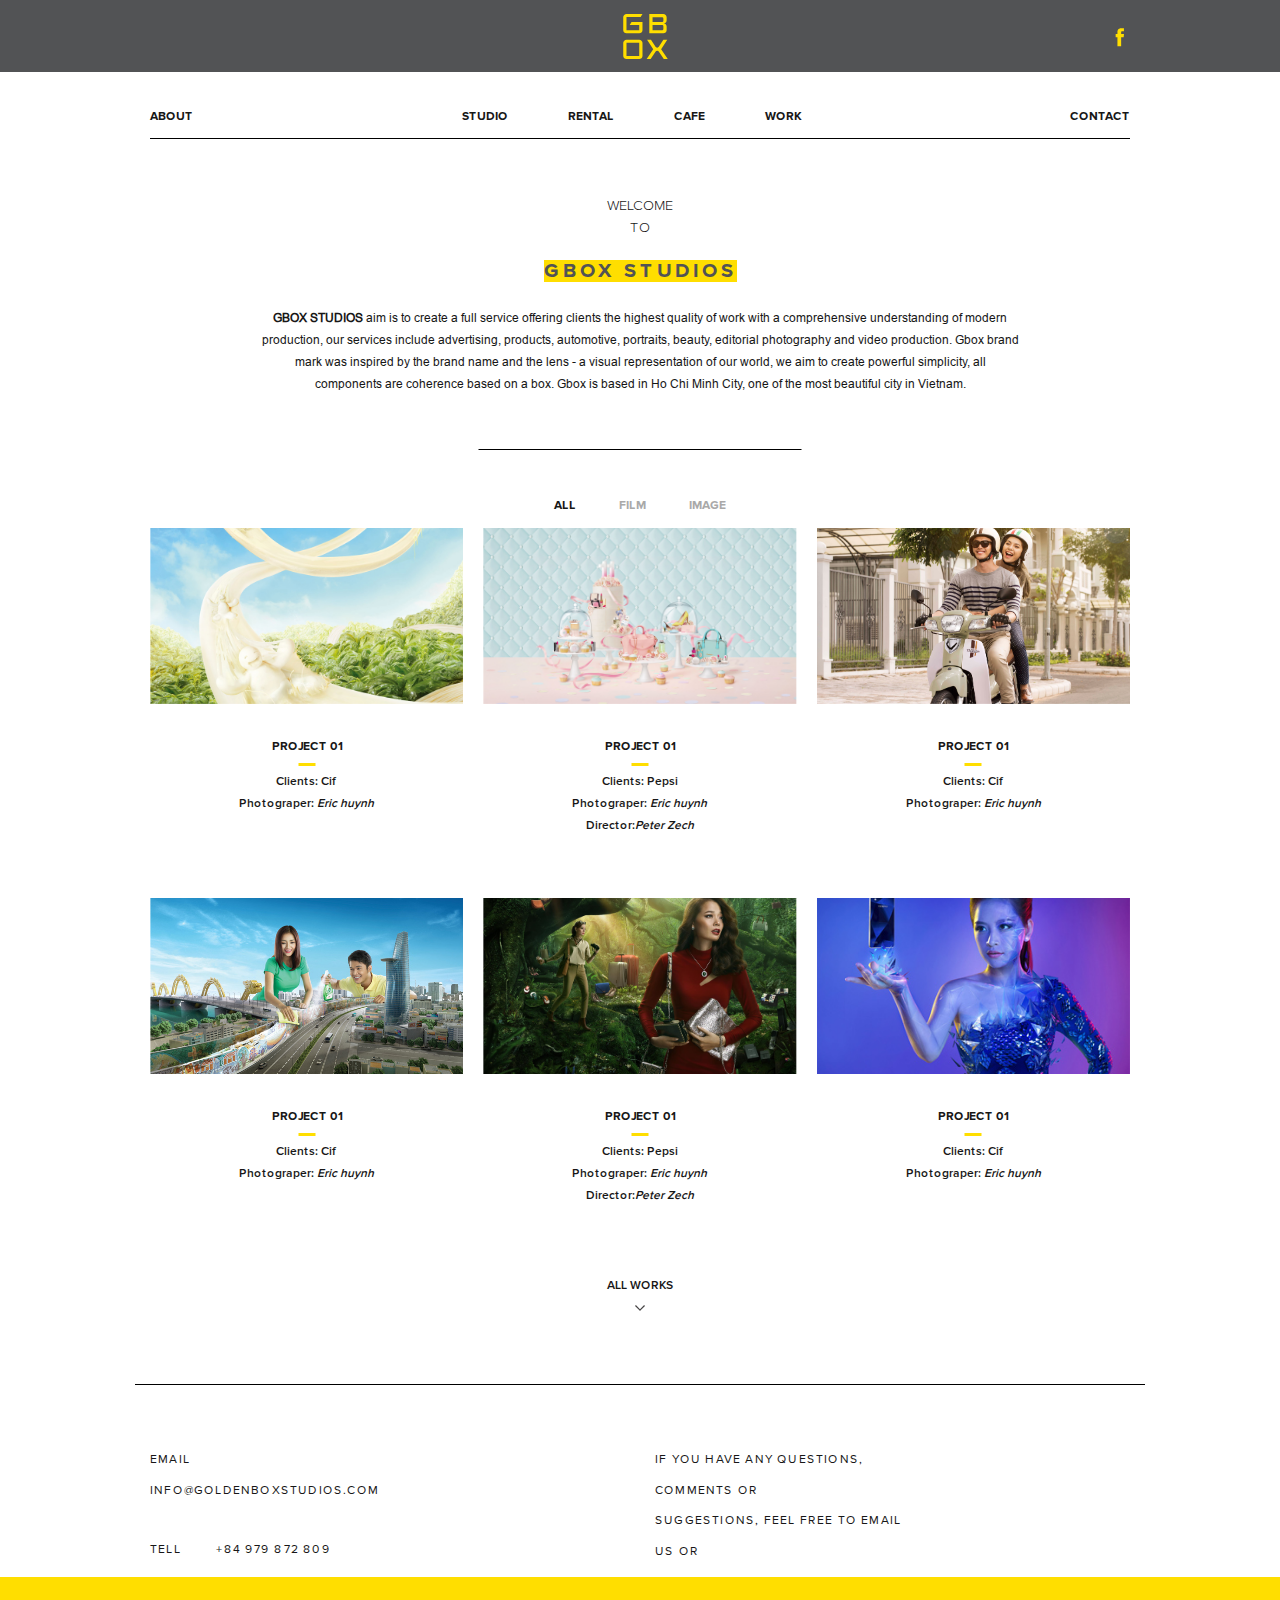
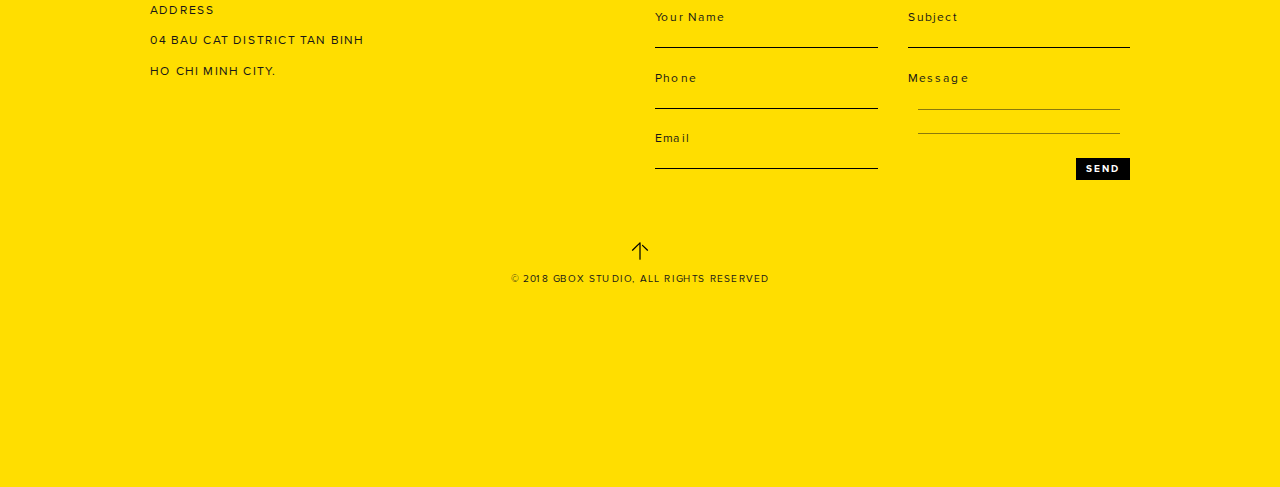
<file: index.html>
<!DOCTYPE html>
<html>

<head>
    <meta charset="UTF-8" />
    <meta name="viewport" content="width=device-width, initial-scale=1.0, maximum-scale=1.0, user-scalable=0" />
    <meta http-equiv="X-UA-Compatible" content="IE=edge,chrome=1" />
    <title>Gbox</title>
    <link rel="icon" href="gbox.ico">
    <meta name="title" content="" />
    <meta name="description" content="" />

    <!-- meta facebook -->
    <meta property="og:locale" content="vi" />
    <meta property="og:type" content="article" />
    <meta property="og:title" content="" />
    <meta property="og:description" content="" />
    <meta property="og:url" content="" />
    <meta property="og:site_name" content="" />
    <meta property="og:image" content="" />

    <link rel="stylesheet" href="dest/style.min.css">
    <link rel="stylesheet" href="dest/fonts.css">
</head>

<!-- Mỗi body của mỗi page nên có class ví dụ homepage, aboutpage, contactpage... -->

<body class="homepage">
    <!-- HEADER -->
    <header class="header">
        <div class="header__top">
            <div class="container">
                <div class="btnmenu"><span></span></div>
                <div class="header__menu --enable">
                    <a class="header__menu-item" href="./aboutus.html" target="_blank">about</a>
                    <ul class="header__menu-item">
                        <li><a href="./studio.html" target="_blank">studio</a></li>
                        <li><a href="./rental.html" target="_blank">rental</a></li>
                        <a class="logo_2" href="./index.html"><img src="./img/gbox.svg" alt="gbox__logo"></a>
                        <li><a href="./cafe.html" target="_blank">cafe</a></li>
                        <li><a href="./allworks.html" target="_blank">work</a></li>
                    </ul>
                    <a class="header__menu-item" href="./contact.html">contact</a>
                </div>
                <h1>Gbox</h1>
                <a class="logo_1" href="./index.html"><img src="./img/gbox.svg" alt="gbox__logo"></a>


                <a class="fb__ico" href="#"><img src="./img/fb-ic.svg" alt="fb__ico"></a>
            </div>
        </div>
        <div class="container">

            <div class="header__menu --bottom">
                <a class="header__menu-item" href="./aboutus.html" target="_blank">about</a>
                <ul class="header__menu-item">
                    <li><a href="./studio.html" target="_blank">studio</a></li>
                    <li><a href="./rental.html" target="_blank">rental</a></li>
                    <li><a href="./cafe.html" target="_blank">cafe</a></li>
                    <li><a href="./allworks.html" target="_blank">work</a></li>
                </ul>
                <a class="header__menu-item" href="./contact.html" target="_blank">contact</a>
            </div>
        </div>
        <nav class="nav">
            <ul>
                <li><a href="./aboutus.html" target="_blank">about</a></li>
                <li><a href="./studio.html" target="_blank">studio</a></li>
                <li><a href="./rental.html" target="_blank">rental</a></li>
                <li><a href="./cafe.html" target="_blank">cafe</a></li>
                <li><a href="./allworks.html" target="_blank">work</a></li>
                <li><a href="./contact.html" target="_blank">contact</a></li>

            </ul>
        </nav>
    </header>

    <!-- MAIN -->
    <main class="mainwrapper">
        <!-- WELCOME SECITON -->
        <section class="welcome">
            <div class="container">
                <h4 class="welcome__intro">welcome to</h4>
                <h3 class="welcome__title">gbox studios</h3>
                <p class="welcome__desc"> <span>GBOX STUDIOS</span> aim is to create a full service offering clients the
                    highest quality of work with a comprehensive understanding of modern production, our services
                    include
                    advertising, products, automotive, portraits, beauty, editorial photography and video production.
                    Gbox
                    brand mark was inspired by the brand name and the lens - a visual representation of our world, we
                    aim to
                    create powerful simplicity, all components are coherence based on a box. Gbox is based in Ho Chi
                    Minh
                    City, one of the most beautiful city in Vietnam.</p>
            </div>
        </section>

        <!-- PROJECT SECITON -->
        <section class="project">
            <div class="container">
                <div class="project__catetory">
                    <a class="active" href="#">all</a>
                    <a href="#">film</a>
                    <a href="#">image</a>
                </div>
                <div class="project__list">
                    <a href="./project-detail.html" target="_blank" class="project__list-item">
                        <div class="project__img">
                            <img src="./img/project-01.jpg" alt="project1">
                        </div>
                        <div class="project__textbox">
                            <h2 class="title">project 01</h2>
                            <span class="client">Clients: Cif</span>
                            <span class="name">Photograper:<span class="italic__text"> Eric huynh</span></span>
                        </div>
                    </a>
                    <a href="./project-detail.html" target="_blank" class="project__list-item">
                        <div class="project__img">
                            <img src="./img/project-02.jpg" alt="project1">
                        </div>
                        <div class="project__textbox">
                            <h2 class="title">project 01</h2>
                            <span class="client">Clients: Pepsi</span>
                            <span class="name">Photograper:<span class="italic__text"> Eric huynh</span></span>
                            <span class="name">Director:<span class="italic__text">Peter Zech</span></span>
                        </div>
                    </a>
                    <a href="./project-detail.html" target="_blank" class="project__list-item">
                        <div class="project__img">
                            <img src="./img/project-03.jpg" alt="project1">
                        </div>
                        <div class="project__textbox">
                            <h2 class="title">project 01</h2>
                            <span class="client">Clients: Cif</span>
                            <span class="name">Photograper:<span class="italic__text"> Eric huynh</span></span>
                        </div>
                    </a>
                    <a href="./project-detail.html" target="_blank" class="project__list-item">
                        <div class="project__img">
                            <img src="./img/project-04.jpg" alt="project1">
                        </div>
                        <div class="project__textbox">
                            <h2 class="title">project 01</h2>
                            <span class="client">Clients: Cif</span>
                            <span class="name">Photograper:<span class="italic__text"> Eric huynh</span></span>
                        </div>
                    </a>
                    <a href="./project-detail.html" target="_blank" class="project__list-item">
                        <div class="project__img">
                            <img src="./img/project-05.jpg" alt="project1">
                        </div>
                        <div class="project__textbox">
                            <h2 class="title">project 01</h2>
                            <span class="client">Clients: Pepsi</span>
                            <span class="name">Photograper:<span class="italic__text"> Eric huynh</span></span>
                            <span class="name">Director:<span class="italic__text">Peter Zech</span></span>
                        </div>
                    </a>
                    <a href="./project-detail.html" target="_blank" class="project__list-item">
                        <div class="project__img">
                            <img src="./img/project-06.jpg" alt="project1">
                        </div>
                        <div class="project__textbox">
                            <h2 class="title">project 01</h2>
                            <span class="client">Clients: Cif</span>
                            <span class="name">Photograper:<span class="italic__text"> Eric huynh</span></span>
                        </div>
                    </a>
                </div>
                <a href="./allworks.html" class="btnWorks">
                    <span class="btnWorks__text">all works</span>
                    <div class="btnWorks__icon">
                        <img src="./img/down-narrow.svg" alt="svg">
                    </div>
                </a>
            </div>
        </section>


    </main>

    <!-- FOOTER -->
    <footer class="footer">
        <div class="container">
            <div class="footer__contact row">
                <div class="footer__contact-left col-md-6">
                    <div>
                        <span class="email">email</span>
                        <p class="mail__name">INFO@GOLDENBOXSTUDIOS.COM</p>
                        <p class="tell">tell<span>+84 979 872 809</span></p>
                        <span class="address">address</span>
                        <p class="address__detail">04 BAU CAT DISTRICT TAN BINH HO CHI MINH CITY.</p>
                    </div>
                </div>
                <div class="footer__contact-right col-md-6">
                    <div>
                        <p class="contact__text">IF YOU HAVE ANY QUESTIONS, COMMENTS OR</p>
                        <p class="contact__text">SUGGESTIONS, FEEL FREE TO EMAIL US OR</p>
                        <form id="contact__form" class=" contact__form row">
                            <div class="col-6">
                                <div class="contact__form-item">
                                    <label for="">your name</label>
                                    <input type="text" id="name">
                                </div>
                                <div class="contact__form-item">
                                    <label for="">phone</label>
                                    <input type="number" name="" id="phone">
                                </div>
                                <div class="contact__form-item">
                                    <label for="">email</label>
                                    <input type="email" id="email">
                                </div>
                            </div>
                            <div class="col-6">
                                <div class="contact__form-item">
                                    <label for="">subject</label>
                                    <input type="text" id="subject">
                                </div>
                                <div class="contact__form-item --message">
                                    <label for="">message</label>
                                    <textarea rows="2"></textarea>
                                    <a href="#" class="SendBtn">send</a>
                                </div>

                            </div>
                        </form>
                    </div>

                </div>
            </div>
            <div class="footer__bottom">
                <a href="" class="footer__backtotop">
                    <img src="./img/up-narrow.svg" alt="">
                </a>
                <p class="footer__copyright">© 2018 GBOX STUDIO, ALL RIGHTS RESERVED</p>
            </div>
        </div>

    </footer>

    <script type="text/javascript" src="dest/jsmain.min.js"></script>
    <script type="text/javascript" src="dest/main.js"></script>

</body>

</html>
</file>
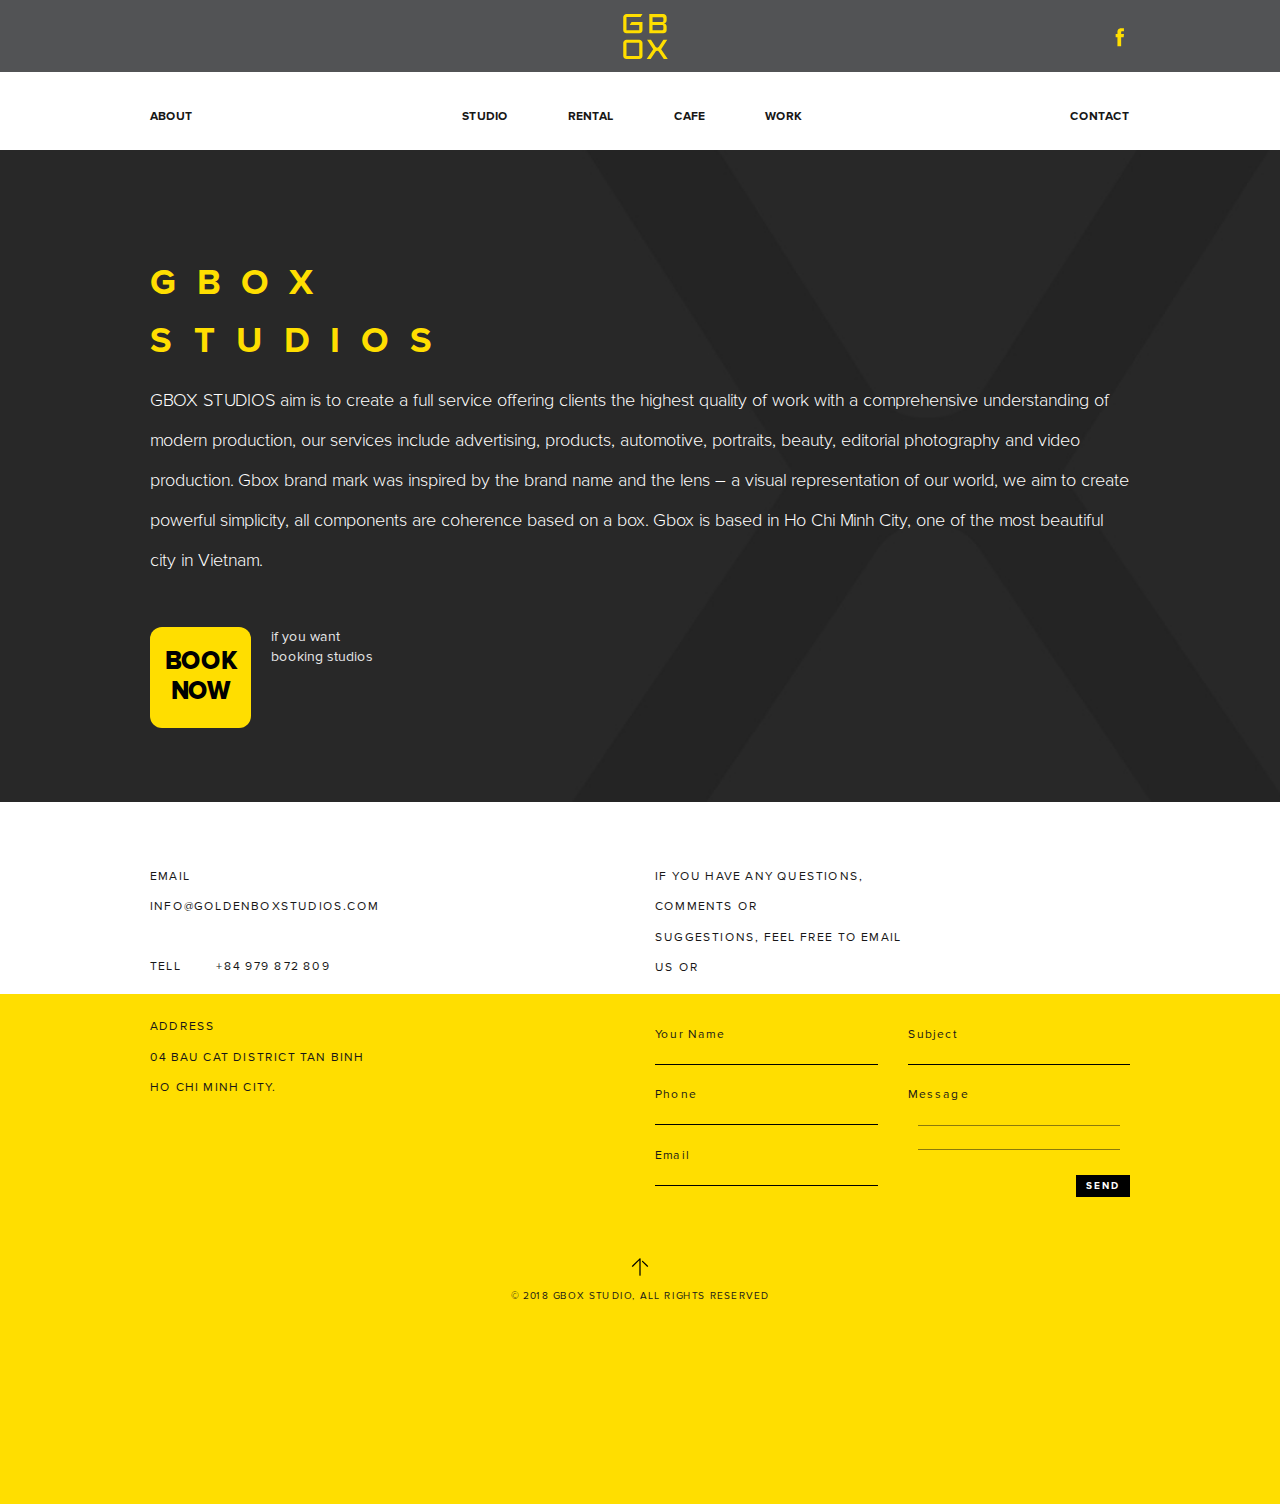
<file: aboutus.html>
<!DOCTYPE html>
<html>

<head>
    <meta charset="UTF-8" />
    <meta name="viewport" content="width=device-width, initial-scale=1.0, maximum-scale=1.0, user-scalable=0" />
    <meta http-equiv="X-UA-Compatible" content="IE=edge,chrome=1" />
    <title>Gbox</title>
    <link rel="icon" href="gbox.ico">
    <meta name="title" content="" />
    <meta name="description" content="" />

    <!-- meta facebook -->
    <meta property="og:locale" content="vi" />
    <meta property="og:type" content="article" />
    <meta property="og:title" content="" />
    <meta property="og:description" content="" />
    <meta property="og:url" content="" />
    <meta property="og:site_name" content="" />
    <meta property="og:image" content="" />

    <link rel="stylesheet" href="dest/style.min.css">
    <link rel="stylesheet" href="dest/fonts.css">
</head>

<!-- Mỗi body của mỗi page nên có class ví dụ homepage, aboutpage, contactpage... -->

<body class="homepage aboutpage">
    <!-- HEADER -->
    <header class="header">
        <div class="header__top">
            <div class="container">
                <div class="btnmenu"><span></span></div>
                <div class="header__menu --enable">
                    <a class="header__menu-item" href="./aboutus.html" target="_blank">about</a>
                    <ul class="header__menu-item">
                        <li><a href="./studio.html" target="_blank">studio</a></li>
                        <li><a href="./rental.html" target="_blank">rental</a></li>
                        <a class="logo_2" href="./index.html"><img src="./img/gbox.svg" alt="gbox__logo"></a>
                        <li><a href="./cafe.html" target="_blank">cafe</a></li>
                        <li><a href="./allworks.html" target="_blank">work</a></li>
                    </ul>
                    <a class="header__menu-item" href="./contact.html">contact</a>
                </div>
                <h1>Gbox</h1>
                <a class="logo_1" href="./index.html"><img src="./img/gbox.svg" alt="gbox__logo"></a>


                <a class="fb__ico" href="#"><img src="./img/fb-ic.svg" alt="fb__ico"></a>
            </div>
        </div>
        <div class="container">

            <div class="header__menu --bottom">
                <a class="header__menu-item" href="./aboutus.html" target="_blank">about</a>
                <ul class="header__menu-item">
                    <li><a href="./studio.html" target="_blank">studio</a></li>
                    <li><a href="./rental.html" target="_blank">rental</a></li>
                    <li><a href="./cafe.html" target="_blank">cafe</a></li>
                    <li><a href="./allworks.html" target="_blank">work</a></li>
                </ul>
                <a class="header__menu-item" href="./contact.html" target="_blank">contact</a>
            </div>
        </div>
        <nav class="nav">
            <ul>
                <li><a href="./aboutus.html" target="_blank">about</a></li>
                <li><a href="./studio.html" target="_blank">studio</a></li>
                <li><a href="./rental.html" target="_blank">rental</a></li>
                <li><a href="./cafe.html" target="_blank">cafe</a></li>
                <li><a href="./allworks.html" target="_blank">work</a></li>
                <li><a href="./contact.html" target="_blank">contact</a></li>

            </ul>
        </nav>
    </header>

    <!-- MAIN -->
    <main class="mainwrapper">
        <div class="aboutus">
            <div class="container">
                <h2 class="aboutus__title">gbox</h2>
                <h2 class="aboutus__title">studios</h2>
                <p class="aboutus__desc">GBOX STUDIOS aim is to create a full service offering clients the highest
                    quality of work with a comprehensive understanding of modern production, our services include
                    advertising, products, automotive, portraits, beauty, editorial photography and video production.
                    Gbox brand mark was inspired by the brand name and the lens – a visual representation of our world,
                    we aim to create powerful simplicity, all components are coherence based on a box. Gbox is based in
                    Ho Chi Minh City, one of the most beautiful city in Vietnam.</p>
                <div class="aboutus__bottom">
                    <p>if you want booking studios</p>
                    <div class="bookBtn">
                        <a href="#" class="bookBtn__text">book <Br> now</a>
                    </div>
                </div>
            </div>
        </div>



    </main>

    <!-- FOOTER -->
    <footer class="footer footer__aboutus">
        <div class="container">
            <div class="footer__contact row">
                <div class="footer__contact-left col-md-6">
                    <div>
                        <span class="email">email</span>
                        <p class="mail__name">INFO@GOLDENBOXSTUDIOS.COM</p>
                        <p class="tell">tell<span>+84 979 872 809</span></p>
                        <span class="address">address</span>
                        <p class="address__detail">04 BAU CAT DISTRICT TAN BINH HO CHI MINH CITY.</p>
                    </div>
                </div>
                <div class="footer__contact-right col-md-6">
                    <div>
                        <p class="contact__text">IF YOU HAVE ANY QUESTIONS, COMMENTS OR</p>
                        <p class="contact__text">SUGGESTIONS, FEEL FREE TO EMAIL US OR</p>
                        <form id="contact__form" class=" contact__form row">
                            <div class="col-6">
                                <div class="contact__form-item">
                                    <label for="">your name</label>
                                    <input type="text" id="name">
                                </div>
                                <div class="contact__form-item">
                                    <label for="">phone</label>
                                    <input type="number" name="" id="phone">
                                </div>
                                <div class="contact__form-item">
                                    <label for="">email</label>
                                    <input type="email" id="email">
                                </div>
                            </div>
                            <div class="col-6">
                                <div class="contact__form-item">
                                    <label for="">subject</label>
                                    <input type="text" id="subject">
                                </div>
                                <div class="contact__form-item --message">
                                    <label for="">message</label>
                                    <textarea rows="2"></textarea>
                                    <a href="#" class="SendBtn">send</a>
                                </div>

                            </div>
                        </form>
                    </div>

                </div>
            </div>
            <div class="footer__bottom ">
                <a href="" class="footer__backtotop">
                    <img src="./img/up-narrow.svg" alt="">
                </a>
                <p class="footer__copyright">© 2018 GBOX STUDIO, ALL RIGHTS RESERVED</p>
            </div>
        </div>

    </footer>

    <script type="text/javascript" src="dest/jsmain.min.js"></script>
    <script type="text/javascript" src="dest/main.js"></script>

</body>

</html>
</file>
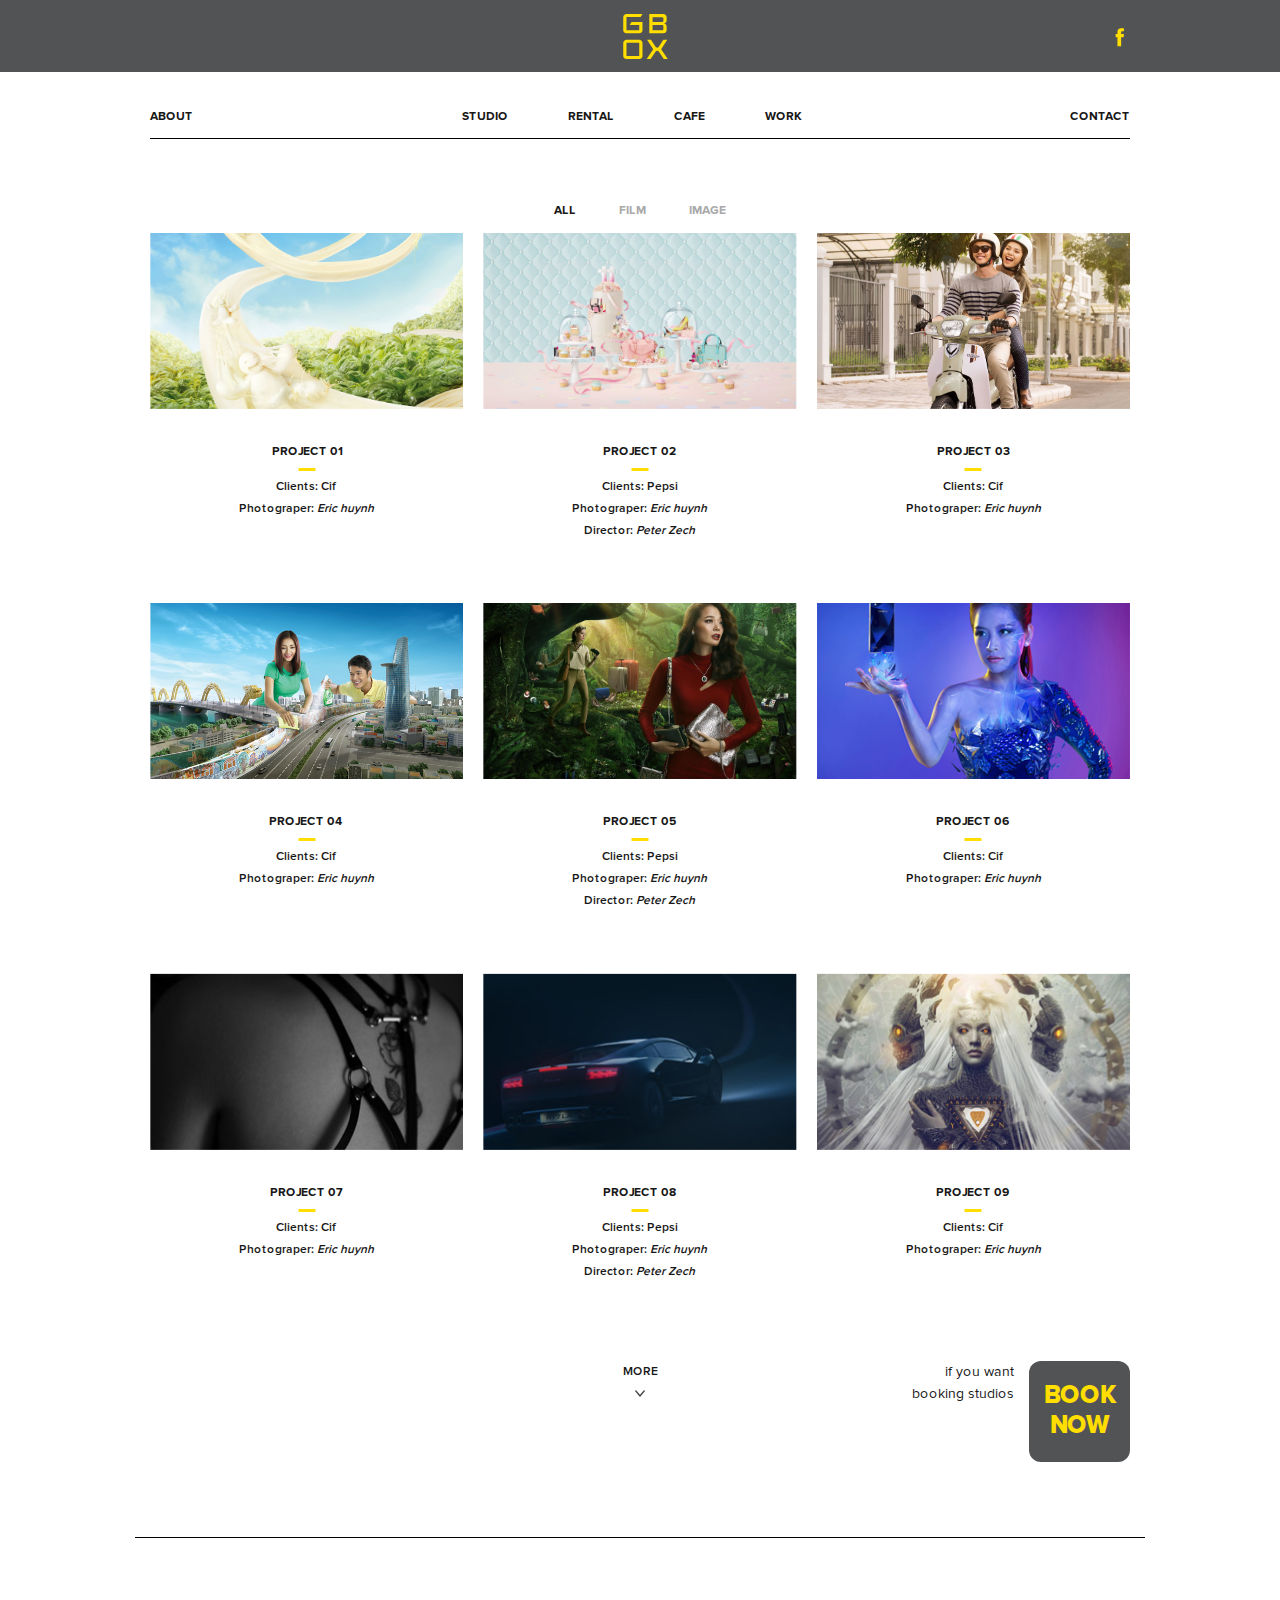
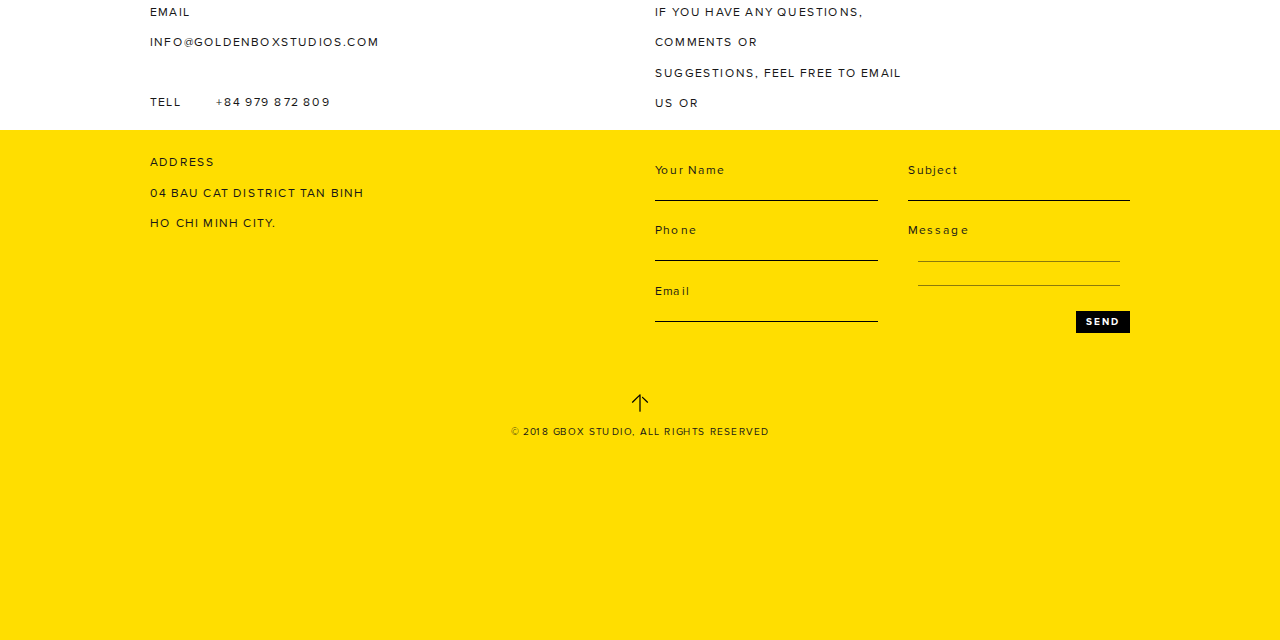
<file: allworks.html>
<!DOCTYPE html>
<html>

<head>
    <meta charset="UTF-8" />
    <meta name="viewport" content="width=device-width, initial-scale=1.0, maximum-scale=1.0, user-scalable=0" />
    <meta http-equiv="X-UA-Compatible" content="IE=edge,chrome=1" />
    <title>Gbox</title>
    <link rel="icon" href="gbox.ico">
    <meta name="title" content="" />
    <meta name="description" content="" />

    <!-- meta facebook -->
    <meta property="og:locale" content="vi" />
    <meta property="og:type" content="article" />
    <meta property="og:title" content="" />
    <meta property="og:description" content="" />
    <meta property="og:url" content="" />
    <meta property="og:site_name" content="" />
    <meta property="og:image" content="" />

    <link rel="stylesheet" href="dest/style.min.css">
    <link rel="stylesheet" href="dest/fonts.css">
</head>

<!-- Mỗi body của mỗi page nên có class ví dụ homepage, aboutpage, contactpage... -->

<body class="homepage allworks__page">
    <!-- HEADER -->
    <header class="header">
        <div class="header__top">
            <div class="container">
                <div class="btnmenu"><span></span></div>
                <div class="header__menu --enable">
                    <a class="header__menu-item" href="./aboutus.html" target="_blank">about</a>
                    <ul class="header__menu-item">
                        <li><a href="./studio.html" target="_blank">studio</a></li>
                        <li><a href="./rental.html" target="_blank">rental</a></li>
                        <a class="logo_2" href="./index.html"><img src="./img/gbox.svg" alt="gbox__logo"></a>
                        <li><a href="./cafe.html" target="_blank">cafe</a></li>
                        <li><a href="./allworks.html" target="_blank">work</a></li>
                    </ul>
                    <a class="header__menu-item" href="./contact.html">contact</a>
                </div>
                <h1>Gbox</h1>
                <a class="logo_1" href="./index.html"><img src="./img/gbox.svg" alt="gbox__logo"></a>


                <a class="fb__ico" href="#"><img src="./img/fb-ic.svg" alt="fb__ico"></a>
            </div>
        </div>
        <div class="container">

            <div class="header__menu --bottom">
                <a class="header__menu-item" href="./aboutus.html" target="_blank">about</a>
                <ul class="header__menu-item">
                    <li><a href="./studio.html" target="_blank">studio</a></li>
                    <li><a href="./rental.html" target="_blank">rental</a></li>
                    <li><a href="./cafe.html" target="_blank">cafe</a></li>
                    <li><a href="./allworks.html" target="_blank">work</a></li>
                </ul>
                <a class="header__menu-item" href="./contact.html" target="_blank">contact</a>
            </div>
        </div>
        <nav class="nav">
            <ul>
                <li><a href="./aboutus.html" target="_blank">about</a></li>
                <li><a href="./studio.html" target="_blank">studio</a></li>
                <li><a href="./rental.html" target="_blank">rental</a></li>
                <li><a href="./cafe.html" target="_blank">cafe</a></li>
                <li><a href="./allworks.html" target="_blank">work</a></li>
                <li><a href="./contact.html" target="_blank">contact</a></li>

            </ul>
        </nav>
    </header>

    <!-- MAIN -->
    <main class="mainwrapper allworks">

        <!-- PROJECT SECITON -->
        <section class="project">
            <div class="container">
                <div class="project__catetory">
                    <a class="active" href="#">all</a>
                    <a href="#">film</a>
                    <a href="#">image</a>
                </div>
                <div class="project__list">
                    <a href="./project-detail.html" target="_blank" class="project__list-item">
                        <div class="project__img">
                            <img src="./img/project-01.jpg" alt="project1">
                        </div>
                        <div class="project__textbox">
                            <h2 class="title">project 01</h2>
                            <span class="client">Clients: Cif</span>
                            <span class="name">Photograper:<span class="italic__text"> Eric huynh</span></span>
                        </div>
                    </a>
                    <a href="./project-detail.html" target="_blank" class="project__list-item">
                        <div class="project__img">
                            <img src="./img/project-02.jpg" alt="project1">
                        </div>
                        <div class="project__textbox">
                            <h2 class="title">project 02</h2>
                            <span class="client">Clients: Pepsi</span>
                            <span class="name">Photograper:<span class="italic__text"> Eric huynh</span></span>
                            <span class="name">Director:<span class="italic__text"> Peter Zech</span></span>
                        </div>
                    </a>
                    <a href="./project-detail.html" target="_blank" class="project__list-item">
                        <div class="project__img">
                            <img src="./img/project-03.jpg" alt="project1">
                        </div>
                        <div class="project__textbox">
                            <h2 class="title">project 03</h2>
                            <span class="client">Clients: Cif</span>
                            <span class="name">Photograper:<span class="italic__text"> Eric huynh</span></span>
                        </div>
                    </a>
                    <a href="./project-detail.html" target="_blank" class="project__list-item">
                        <div class="project__img">
                            <img src="./img/project-04.jpg" alt="project1">
                        </div>
                        <div class="project__textbox">
                            <h2 class="title">project 04</h2>
                            <span class="client">Clients: Cif</span>
                            <span class="name">Photograper:<span class="italic__text"> Eric huynh</span></span>
                        </div>
                    </a>
                    <a href="./project-detail.html" target="_blank" class="project__list-item">
                        <div class="project__img">
                            <img src="./img/project-05.jpg" alt="project1">
                        </div>
                        <div class="project__textbox">
                            <h2 class="title">project 05</h2>
                            <span class="client">Clients: Pepsi</span>
                            <span class="name">Photograper:<span class="italic__text"> Eric huynh</span></span>
                            <span class="name">Director:<span class="italic__text"> Peter Zech</span></span>
                        </div>
                    </a>
                    <a href="./project-detail.html" target="_blank" class="project__list-item">
                        <div class="project__img">
                            <img src="./img/project-06.jpg" alt="project1">
                        </div>
                        <div class="project__textbox">
                            <h2 class="title">project 06</h2>
                            <span class="client">Clients: Cif</span>
                            <span class="name">Photograper:<span class="italic__text"> Eric huynh</span></span>
                        </div>
                    </a>
                    <a href="./project-detail.html" target="_blank" class="project__list-item">
                        <div class="project__img">
                            <img src="./img/project-07.jpg" alt="project1">
                        </div>
                        <div class="project__textbox">
                            <h2 class="title">project 07</h2>
                            <span class="client">Clients: Cif</span>
                            <span class="name">Photograper:<span class="italic__text"> Eric huynh</span></span>
                        </div>
                    </a>
                    <a href="./project-detail.html" target="_blank" class="project__list-item">
                        <div class="project__img">
                            <img src="./img/project-08.jpg" alt="project1">
                        </div>
                        <div class="project__textbox">
                            <h2 class="title">project 08</h2>
                            <span class="client">Clients: Pepsi</span>
                            <span class="name">Photograper:<span class="italic__text"> Eric huynh</span></span>
                            <span class="name">Director:<span class="italic__text"> Peter Zech</span></span>
                        </div>
                    </a>
                    <a href="./project-detail.html" target="_blank" class="project__list-item">
                        <div class="project__img">
                            <img src="./img/project-09.jpg" alt="project1">
                        </div>
                        <div class="project__textbox">
                            <h2 class="title">project 09</h2>
                            <span class="client">Clients: Cif</span>
                            <span class="name">Photograper:<span class="italic__text"> Eric huynh</span></span>
                        </div>
                    </a>

                </div>
                <div class="project__lower">
                    <a href="#" class="btnWorks">
                        <span class="btnWorks__text">more</span>
                        <div class="btnWorks__icon">
                            <img src="./img/down-narrow.svg" alt="svg">
                        </div>
                    </a>
                    <div class="project__lower-right">
                        <p>if you want booking studios</p>
                        <div class="bookBtn">

                            <a href="#" class="bookBtn__text">book <Br> now</a>
                        </div>
                    </div>
                </div>
            </div>
        </section>


    </main>

    <!-- FOOTER -->
    <footer class="footer">
        <div class="container">
            <div class="footer__contact row">
                <div class="footer__contact-left col-md-6">
                    <div>
                        <span class="email">email</span>
                        <p class="mail__name">INFO@GOLDENBOXSTUDIOS.COM</p>
                        <p class="tell">tell<span>+84 979 872 809</span></p>
                        <span class="address">address</span>
                        <p class="address__detail">04 BAU CAT DISTRICT TAN BINH HO CHI MINH CITY.</p>
                    </div>
                </div>
                <div class="footer__contact-right col-md-6">
                    <div>
                        <p class="contact__text">IF YOU HAVE ANY QUESTIONS, COMMENTS OR</p>
                        <p class="contact__text">SUGGESTIONS, FEEL FREE TO EMAIL US OR</p>
                        <form id="contact__form" class=" contact__form row">
                            <div class="col-6">
                                <div class="contact__form-item">
                                    <label for="">your name</label>
                                    <input type="text" id="name">
                                </div>
                                <div class="contact__form-item">
                                    <label for="">phone</label>
                                    <input type="number" name="" id="phone">
                                </div>
                                <div class="contact__form-item">
                                    <label for="">email</label>
                                    <input type="email" id="email">
                                </div>
                            </div>
                            <div class="col-6">
                                <div class="contact__form-item">
                                    <label for="">subject</label>
                                    <input type="text" id="subject">
                                </div>
                                <div class="contact__form-item --message">
                                    <label for="">message</label>
                                    <textarea rows="2"></textarea>
                                    <a href="#" class="SendBtn">send</a>
                                </div>

                            </div>
                        </form>
                    </div>

                </div>
            </div>
            <div class="footer__bottom">
                <a href="" class="footer__backtotop">
                    <img src="./img/up-narrow.svg" alt="">
                </a>
                <p class="footer__copyright">© 2018 GBOX STUDIO, ALL RIGHTS RESERVED</p>
            </div>
        </div>

    </footer>

    <script type="text/javascript" src="dest/jsmain.min.js"></script>
    <script type="text/javascript" src="dest/main.js"></script>

</body>

</html>
</file>
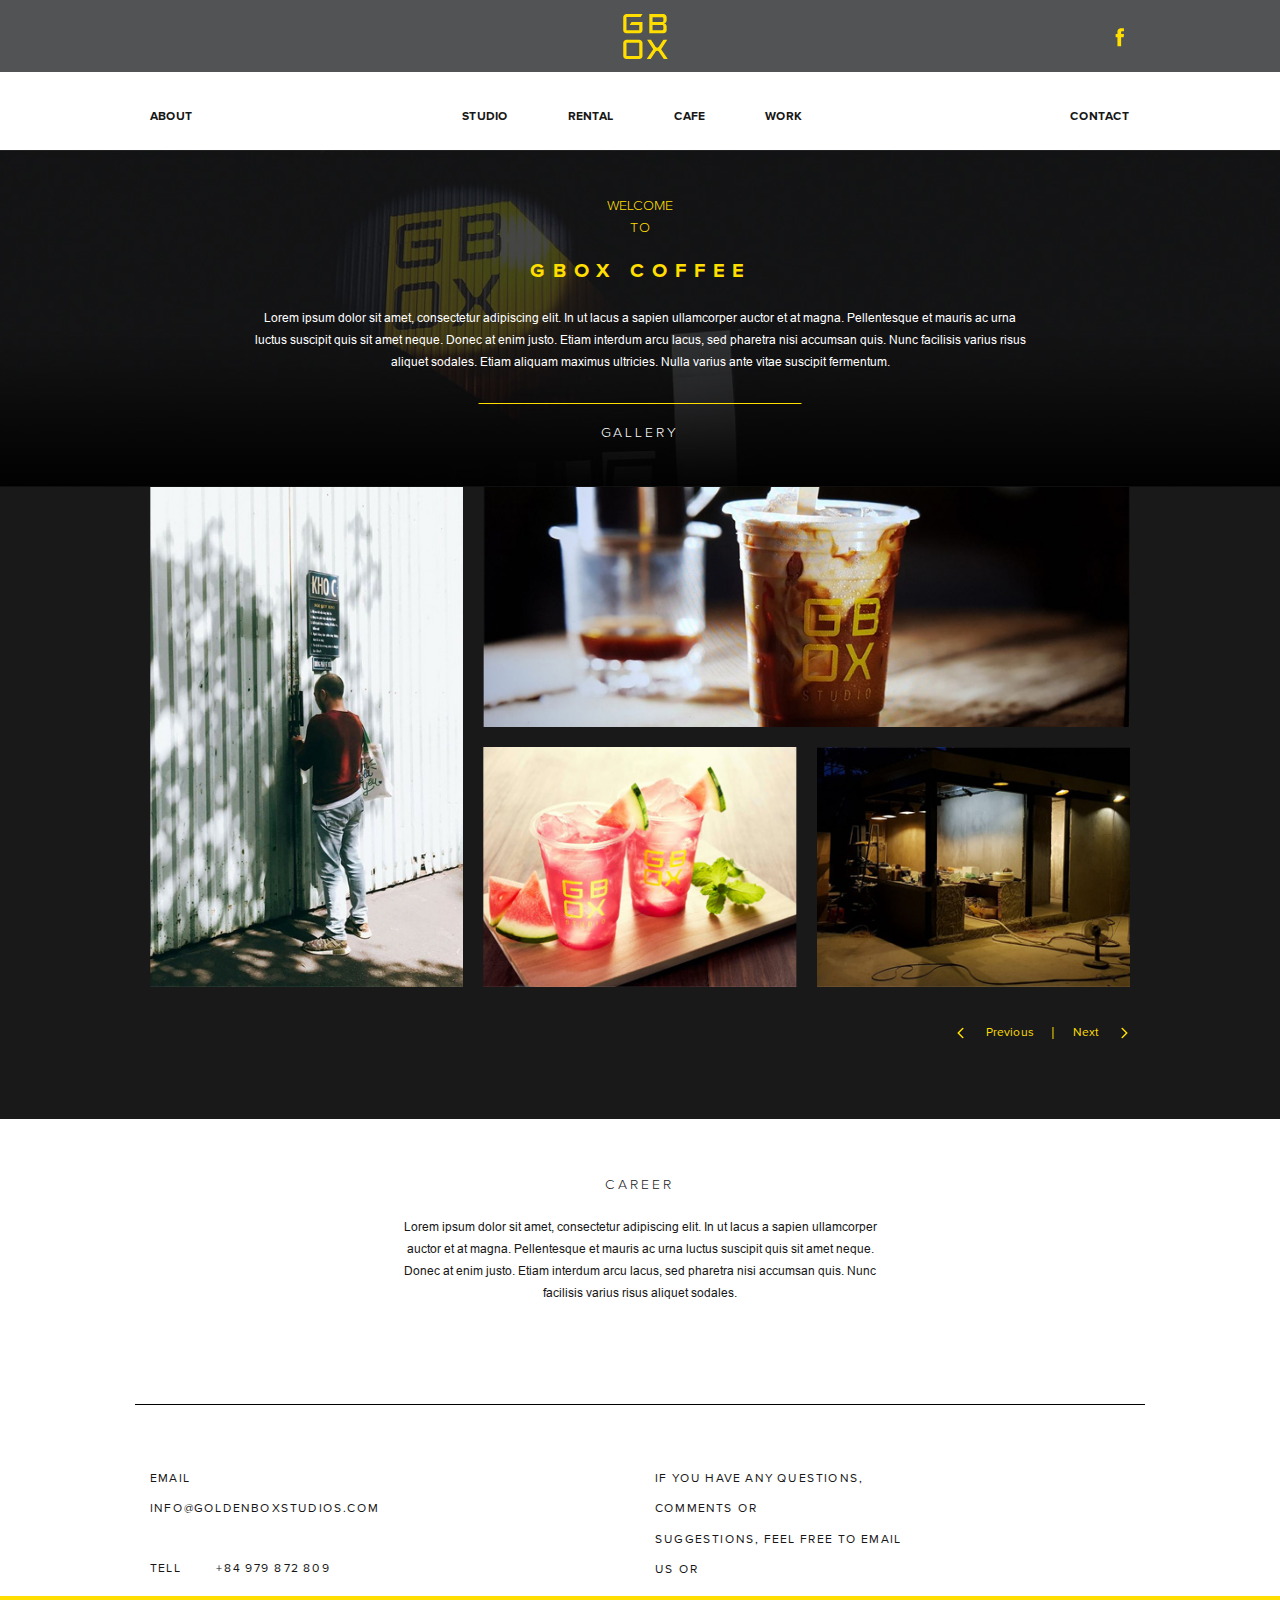
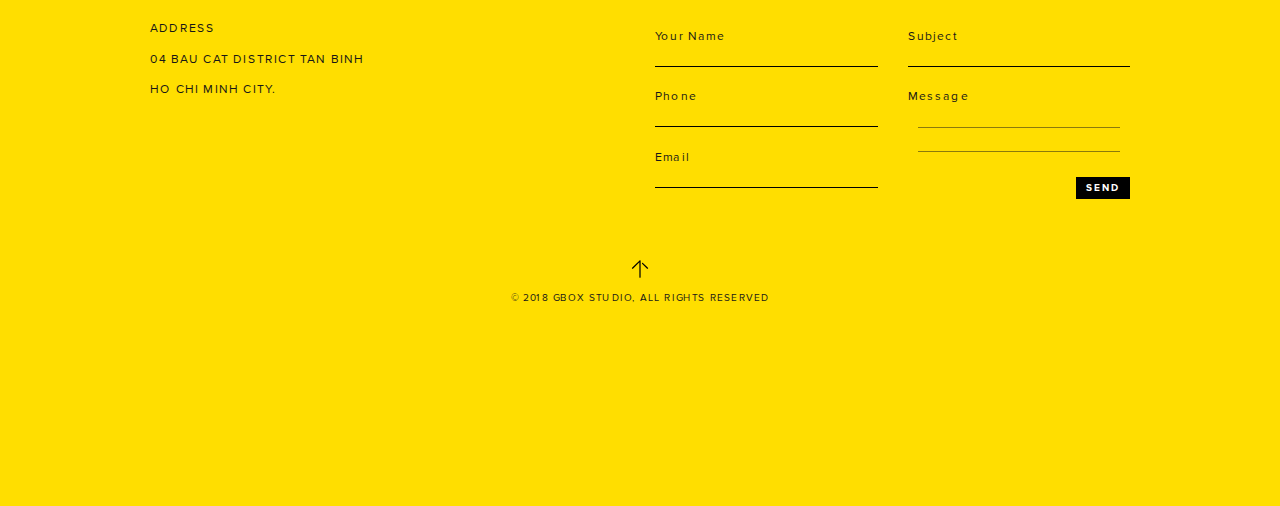
<file: cafe.html>
<!DOCTYPE html>
<html>

<head>
    <meta charset="UTF-8" />
    <meta name="viewport" content="width=device-width, initial-scale=1.0, maximum-scale=1.0, user-scalable=0" />
    <meta http-equiv="X-UA-Compatible" content="IE=edge,chrome=1" />
    <title>Gbox</title>
    <link rel="icon" href="gbox.ico">
    <meta name="title" content="" />
    <meta name="description" content="" />

    <!-- meta facebook -->
    <meta property="og:locale" content="vi" />
    <meta property="og:type" content="article" />
    <meta property="og:title" content="" />
    <meta property="og:description" content="" />
    <meta property="og:url" content="" />
    <meta property="og:site_name" content="" />
    <meta property="og:image" content="" />

    <link rel="stylesheet" href="dest/style.min.css">
    <link rel="stylesheet" href="dest/fonts.css">
</head>

<!-- Mỗi body của mỗi page nên có class ví dụ homepage, aboutpage, contactpage... -->

<body class="homepage">
    <!-- HEADER -->
    <header class="header">
        <div class="header__top">
            <div class="container">
                <div class="btnmenu"><span></span></div>
                <div class="header__menu --enable">
                    <a class="header__menu-item" href="./aboutus.html" target="_blank">about</a>
                    <ul class="header__menu-item">
                        <li><a href="./studio.html" target="_blank">studio</a></li>
                        <li><a href="./rental.html" target="_blank">rental</a></li>
                        <a class="logo_2" href="./index.html"><img src="./img/gbox.svg" alt="gbox__logo"></a>
                        <li><a href="./cafe.html" target="_blank">cafe</a></li>
                        <li><a href="./allworks.html" target="_blank">work</a></li>
                    </ul>
                    <a class="header__menu-item" href="./contact.html">contact</a>
                </div>
                <h1>Gbox</h1>
                <a class="logo_1" href="./index.html"><img src="./img/gbox.svg" alt="gbox__logo"></a>


                <a class="fb__ico" href="#"><img src="./img/fb-ic.svg" alt="fb__ico"></a>
            </div>
        </div>
        <div class="container">

            <div class="header__menu --bottom --noline">
                <a class="header__menu-item" href="./aboutus.html" target="_blank">about</a>
                <ul class="header__menu-item">
                    <li><a href="./studio.html" target="_blank">studio</a></li>
                    <li><a href="./rental.html" target="_blank">rental</a></li>
                    <li><a href="./cafe.html" target="_blank">cafe</a></li>
                    <li><a href="./allworks.html" target="_blank">work</a></li>
                </ul>
                <a class="header__menu-item" href="./contact.html" target="_blank">contact</a>
            </div>
        </div>
        <nav class="nav">
            <ul>
                <li><a href="./aboutus.html" target="_blank">about</a></li>
                <li><a href="./studio.html" target="_blank">studio</a></li>
                <li><a href="./rental.html" target="_blank">rental</a></li>
                <li><a href="./cafe.html" target="_blank">cafe</a></li>
                <li><a href="./allworks.html" target="_blank">work</a></li>
                <li><a href="./contact.html" target="_blank">contact</a></li>

            </ul>
        </nav>
    </header>

    <!-- MAIN -->
    <main class="mainwrapper">
        <!-- WELCOME SECITON -->
        <section class="welcome welcome__cafe">
            <div class="container">
                <h4 class="welcome__intro">welcome to</h4>
                <h3 class="welcome__title">gbox coffee</h3>
                <p class="welcome__desc"> Lorem ipsum dolor sit amet, consectetur adipiscing
                    elit. In ut lacus a sapien ullamcorper auctor et at magna. Pellentesque et mauris ac urna luctus
                    suscipit quis sit amet neque. Donec at enim justo. Etiam interdum arcu lacus, sed pharetra nisi
                    accumsan quis. Nunc facilisis varius risus aliquet sodales. Etiam aliquam maximus ultricies. Nulla
                    varius ante vitae suscipit fermentum.</p>
                <p class="welcome__gallerytitle">gallery</p>
            </div>

        </section>

        <section class="gallery">
            <div class="container">
                <div class="gallery__slider">


                    <div class="gallery__list">
                        <div class="gallery__list-item" data-fancybox="images" href="./img/gallery1.jpg">
                            <a class="fullScreen">
                                <i><svg xmlns="http://www.w3.org/2000/svg" viewBox="0 0 67.52 66.11">
                                        <defs>
                                            <style>
                                                .cls-1 {
                                                    fill: #474546;
                                                }
                                            </style>
                                        </defs>
                                        <title>full-screen</title>
                                        <g id="Layer_2" data-name="Layer 2">
                                            <g id="Layer_1-2" data-name="Layer 1">
                                                <polygon class="cls-1"
                                                    points="5 61.09 5.03 38.2 0.03 38.2 0.01 61.09 0 66.09 5 66.09 27.89 66.11 27.89 61.11 5 61.09" />
                                                <polygon class="cls-1"
                                                    points="5.02 5 27.91 5.03 27.91 0.03 5.03 0 0.03 0 0.02 5 0 27.89 5 27.89 5.02 5" />
                                                <polygon class="cls-1"
                                                    points="62.5 61.1 39.61 61.08 39.61 66.08 62.5 66.1 67.5 66.1 67.5 61.1 67.52 38.21 62.52 38.21 62.5 61.1" />
                                                <polygon class="cls-1"
                                                    points="62.51 5 62.51 27.89 67.51 27.89 67.51 5 67.51 0 62.51 0 39.62 0 39.62 5 62.51 5" />
                                            </g>
                                        </g>
                                    </svg>
                                </i>
                                <span>full screen</span>
                            </a>
                            <img src="./img/gallery1.jpg" alt="">
                        </div>
                        <div class="gallery__list-item" data-fancybox="images" href="./img/gallery2.jpg">
                            <a class="fullScreen">
                                <i><svg xmlns="http://www.w3.org/2000/svg" viewBox="0 0 67.52 66.11">
                                        <defs>
                                            <style>
                                                .cls-1 {
                                                    fill: #474546;
                                                }
                                            </style>
                                        </defs>
                                        <title>full-screen</title>
                                        <g id="Layer_2" data-name="Layer 2">
                                            <g id="Layer_1-2" data-name="Layer 1">
                                                <polygon class="cls-1"
                                                    points="5 61.09 5.03 38.2 0.03 38.2 0.01 61.09 0 66.09 5 66.09 27.89 66.11 27.89 61.11 5 61.09" />
                                                <polygon class="cls-1"
                                                    points="5.02 5 27.91 5.03 27.91 0.03 5.03 0 0.03 0 0.02 5 0 27.89 5 27.89 5.02 5" />
                                                <polygon class="cls-1"
                                                    points="62.5 61.1 39.61 61.08 39.61 66.08 62.5 66.1 67.5 66.1 67.5 61.1 67.52 38.21 62.52 38.21 62.5 61.1" />
                                                <polygon class="cls-1"
                                                    points="62.51 5 62.51 27.89 67.51 27.89 67.51 5 67.51 0 62.51 0 39.62 0 39.62 5 62.51 5" />
                                            </g>
                                        </g>
                                    </svg>
                                </i>
                                <span>full screen</span>
                            </a>
                            <img src="./img/gallery2.jpg" alt="">
                        </div>
                        <div class="gallery__list-item" data-fancybox="images" href="./img/gallery3.jpg">
                            <a class="fullScreen">
                                <i><svg xmlns="http://www.w3.org/2000/svg" viewBox="0 0 67.52 66.11">
                                        <defs>
                                            <style>
                                                .cls-1 {
                                                    fill: #474546;
                                                }
                                            </style>
                                        </defs>
                                        <title>full-screen</title>
                                        <g id="Layer_2" data-name="Layer 2">
                                            <g id="Layer_1-2" data-name="Layer 1">
                                                <polygon class="cls-1"
                                                    points="5 61.09 5.03 38.2 0.03 38.2 0.01 61.09 0 66.09 5 66.09 27.89 66.11 27.89 61.11 5 61.09" />
                                                <polygon class="cls-1"
                                                    points="5.02 5 27.91 5.03 27.91 0.03 5.03 0 0.03 0 0.02 5 0 27.89 5 27.89 5.02 5" />
                                                <polygon class="cls-1"
                                                    points="62.5 61.1 39.61 61.08 39.61 66.08 62.5 66.1 67.5 66.1 67.5 61.1 67.52 38.21 62.52 38.21 62.5 61.1" />
                                                <polygon class="cls-1"
                                                    points="62.51 5 62.51 27.89 67.51 27.89 67.51 5 67.51 0 62.51 0 39.62 0 39.62 5 62.51 5" />
                                            </g>
                                        </g>
                                    </svg>
                                </i>
                                <span>full screen</span>
                            </a>
                            <img src="./img/gallery3.jpg" alt="">
                        </div>
                        <div class="gallery__list-item" data-fancybox="images" href="./img/gallery4.jpg">
                            <a class="fullScreen">
                                <i><svg xmlns="http://www.w3.org/2000/svg" viewBox="0 0 67.52 66.11">
                                        <defs>
                                            <style>
                                                .cls-1 {
                                                    fill: #474546;
                                                }
                                            </style>
                                        </defs>
                                        <title>full-screen</title>
                                        <g id="Layer_2" data-name="Layer 2">
                                            <g id="Layer_1-2" data-name="Layer 1">
                                                <polygon class="cls-1"
                                                    points="5 61.09 5.03 38.2 0.03 38.2 0.01 61.09 0 66.09 5 66.09 27.89 66.11 27.89 61.11 5 61.09" />
                                                <polygon class="cls-1"
                                                    points="5.02 5 27.91 5.03 27.91 0.03 5.03 0 0.03 0 0.02 5 0 27.89 5 27.89 5.02 5" />
                                                <polygon class="cls-1"
                                                    points="62.5 61.1 39.61 61.08 39.61 66.08 62.5 66.1 67.5 66.1 67.5 61.1 67.52 38.21 62.52 38.21 62.5 61.1" />
                                                <polygon class="cls-1"
                                                    points="62.51 5 62.51 27.89 67.51 27.89 67.51 5 67.51 0 62.51 0 39.62 0 39.62 5 62.51 5" />
                                            </g>
                                        </g>
                                    </svg>
                                </i>
                                <span>full screen</span>
                            </a>
                            <img src="./img/gallery4.jpg" alt="">
                        </div>
                    </div>
                    <div class="gallery__list">
                        <div class="gallery__list-item" data-fancybox="images" href="./img/gallery1.jpg">
                            <a class="fullScreen">
                                <i><svg xmlns="http://www.w3.org/2000/svg" viewBox="0 0 67.52 66.11">
                                        <defs>
                                            <style>
                                                .cls-1 {
                                                    fill: #474546;
                                                }
                                            </style>
                                        </defs>
                                        <title>full-screen</title>
                                        <g id="Layer_2" data-name="Layer 2">
                                            <g id="Layer_1-2" data-name="Layer 1">
                                                <polygon class="cls-1"
                                                    points="5 61.09 5.03 38.2 0.03 38.2 0.01 61.09 0 66.09 5 66.09 27.89 66.11 27.89 61.11 5 61.09" />
                                                <polygon class="cls-1"
                                                    points="5.02 5 27.91 5.03 27.91 0.03 5.03 0 0.03 0 0.02 5 0 27.89 5 27.89 5.02 5" />
                                                <polygon class="cls-1"
                                                    points="62.5 61.1 39.61 61.08 39.61 66.08 62.5 66.1 67.5 66.1 67.5 61.1 67.52 38.21 62.52 38.21 62.5 61.1" />
                                                <polygon class="cls-1"
                                                    points="62.51 5 62.51 27.89 67.51 27.89 67.51 5 67.51 0 62.51 0 39.62 0 39.62 5 62.51 5" />
                                            </g>
                                        </g>
                                    </svg>
                                </i>
                                <span>full screen</span>
                            </a>
                            <img src="./img/gallery1.jpg" alt="">
                        </div>
                        <div class="gallery__list-item" data-fancybox="images" href="./img/gallery2.jpg">
                            <a class="fullScreen">
                                <i><svg xmlns="http://www.w3.org/2000/svg" viewBox="0 0 67.52 66.11">
                                        <defs>
                                            <style>
                                                .cls-1 {
                                                    fill: #474546;
                                                }
                                            </style>
                                        </defs>
                                        <title>full-screen</title>
                                        <g id="Layer_2" data-name="Layer 2">
                                            <g id="Layer_1-2" data-name="Layer 1">
                                                <polygon class="cls-1"
                                                    points="5 61.09 5.03 38.2 0.03 38.2 0.01 61.09 0 66.09 5 66.09 27.89 66.11 27.89 61.11 5 61.09" />
                                                <polygon class="cls-1"
                                                    points="5.02 5 27.91 5.03 27.91 0.03 5.03 0 0.03 0 0.02 5 0 27.89 5 27.89 5.02 5" />
                                                <polygon class="cls-1"
                                                    points="62.5 61.1 39.61 61.08 39.61 66.08 62.5 66.1 67.5 66.1 67.5 61.1 67.52 38.21 62.52 38.21 62.5 61.1" />
                                                <polygon class="cls-1"
                                                    points="62.51 5 62.51 27.89 67.51 27.89 67.51 5 67.51 0 62.51 0 39.62 0 39.62 5 62.51 5" />
                                            </g>
                                        </g>
                                    </svg>
                                </i>
                                <span>full screen</span>
                            </a>
                            <img src="./img/gallery2.jpg" alt="">
                        </div>
                        <div class="gallery__list-item" data-fancybox="images" href="./img/gallery3.jpg">
                            <a class="fullScreen">
                                <i><svg xmlns="http://www.w3.org/2000/svg" viewBox="0 0 67.52 66.11">
                                        <defs>
                                            <style>
                                                .cls-1 {
                                                    fill: #474546;
                                                }
                                            </style>
                                        </defs>
                                        <title>full-screen</title>
                                        <g id="Layer_2" data-name="Layer 2">
                                            <g id="Layer_1-2" data-name="Layer 1">
                                                <polygon class="cls-1"
                                                    points="5 61.09 5.03 38.2 0.03 38.2 0.01 61.09 0 66.09 5 66.09 27.89 66.11 27.89 61.11 5 61.09" />
                                                <polygon class="cls-1"
                                                    points="5.02 5 27.91 5.03 27.91 0.03 5.03 0 0.03 0 0.02 5 0 27.89 5 27.89 5.02 5" />
                                                <polygon class="cls-1"
                                                    points="62.5 61.1 39.61 61.08 39.61 66.08 62.5 66.1 67.5 66.1 67.5 61.1 67.52 38.21 62.52 38.21 62.5 61.1" />
                                                <polygon class="cls-1"
                                                    points="62.51 5 62.51 27.89 67.51 27.89 67.51 5 67.51 0 62.51 0 39.62 0 39.62 5 62.51 5" />
                                            </g>
                                        </g>
                                    </svg>
                                </i>
                                <span>full screen</span>
                            </a>
                            <img src="./img/gallery3.jpg" alt="">
                        </div>
                        <div class="gallery__list-item" data-fancybox="images" href="./img/gallery4.jpg">
                            <a class="fullScreen">
                                <i><svg xmlns="http://www.w3.org/2000/svg" viewBox="0 0 67.52 66.11">
                                        <defs>
                                            <style>
                                                .cls-1 {
                                                    fill: #474546;
                                                }
                                            </style>
                                        </defs>
                                        <title>full-screen</title>
                                        <g id="Layer_2" data-name="Layer 2">
                                            <g id="Layer_1-2" data-name="Layer 1">
                                                <polygon class="cls-1"
                                                    points="5 61.09 5.03 38.2 0.03 38.2 0.01 61.09 0 66.09 5 66.09 27.89 66.11 27.89 61.11 5 61.09" />
                                                <polygon class="cls-1"
                                                    points="5.02 5 27.91 5.03 27.91 0.03 5.03 0 0.03 0 0.02 5 0 27.89 5 27.89 5.02 5" />
                                                <polygon class="cls-1"
                                                    points="62.5 61.1 39.61 61.08 39.61 66.08 62.5 66.1 67.5 66.1 67.5 61.1 67.52 38.21 62.52 38.21 62.5 61.1" />
                                                <polygon class="cls-1"
                                                    points="62.51 5 62.51 27.89 67.51 27.89 67.51 5 67.51 0 62.51 0 39.62 0 39.62 5 62.51 5" />
                                            </g>
                                        </g>
                                    </svg>
                                </i>
                                <span>full screen</span>
                            </a>
                            <img src="./img/gallery4.jpg" alt="">
                        </div>
                    </div>
                </div>
                <div class="btnctrs">
                    <div class="btnctr --reverse">
                        <i><svg xmlns="http://www.w3.org/2000/svg" viewBox="0 0 39.44 23.26">
                                <g id="Layer_2" data-name="Layer 2">
                                    <g id="Layer_1-2" data-name="Layer 1">
                                        <polygon class="cls-1"
                                            points="19.72 16.19 3.54 0 0 3.54 16.19 19.72 19.72 23.26 23.26 19.72 39.44 3.54 35.91 0 19.72 16.19" />
                                    </g>
                                </g>
                            </svg></i>
                        <span>previous</span>
                    </div>
                    <div class="btnctr --next">
                        <span>next</span>
                        <i><svg xmlns="http://www.w3.org/2000/svg" viewBox="0 0 39.44 23.26">
                                <g id="Layer_2" data-name="Layer 2">
                                    <g id="Layer_1-2" data-name="Layer 1">
                                        <polygon class="cls-1"
                                            points="19.72 16.19 3.54 0 0 3.54 16.19 19.72 19.72 23.26 23.26 19.72 39.44 3.54 35.91 0 19.72 16.19" />
                                    </g>
                                </g>
                            </svg></i>

                    </div>
                </div>
            </div>
        </section>
        <section class="career">
            <div class="container">
                <h3 class="career__title">career</h3>
                <p class="career__desc">Lorem ipsum dolor sit amet, consectetur adipiscing elit. In ut lacus a sapien
                    ullamcorper auctor et at magna. Pellentesque et mauris ac urna luctus suscipit quis sit amet neque.
                    Donec at enim justo. Etiam interdum arcu lacus, sed pharetra nisi accumsan quis. Nunc facilisis
                    varius risus aliquet sodales.</p>
            </div>
        </section>





    </main>

    <!-- FOOTER -->
    <footer class="footer">
        <div class="container">
            <div class="footer__contact row">
                <div class="footer__contact-left col-md-6">
                    <div>
                        <span class="email">email</span>
                        <p class="mail__name">INFO@GOLDENBOXSTUDIOS.COM</p>
                        <p class="tell">tell<span>+84 979 872 809</span></p>
                        <span class="address">address</span>
                        <p class="address__detail">04 BAU CAT DISTRICT TAN BINH HO CHI MINH CITY.</p>
                    </div>
                </div>
                <div class="footer__contact-right col-md-6">
                    <div>
                        <p class="contact__text">IF YOU HAVE ANY QUESTIONS, COMMENTS OR</p>
                        <p class="contact__text">SUGGESTIONS, FEEL FREE TO EMAIL US OR</p>
                        <form id="contact__form" class=" contact__form row">
                            <div class="col-6">
                                <div class="contact__form-item">
                                    <label for="">your name</label>
                                    <input type="text" id="name">
                                </div>
                                <div class="contact__form-item">
                                    <label for="">phone</label>
                                    <input type="number" name="" id="phone">
                                </div>
                                <div class="contact__form-item">
                                    <label for="">email</label>
                                    <input type="email" id="email">
                                </div>
                            </div>
                            <div class="col-6">
                                <div class="contact__form-item">
                                    <label for="">subject</label>
                                    <input type="text" id="subject">
                                </div>
                                <div class="contact__form-item --message">
                                    <label for="">message</label>
                                    <textarea rows="2"></textarea>
                                    <a href="#" class="SendBtn">send</a>
                                </div>

                            </div>
                        </form>
                    </div>

                </div>
            </div>
            <div class="footer__bottom">
                <a href="" class="footer__backtotop">
                    <img src="./img/up-narrow.svg" alt="">
                </a>
                <p class="footer__copyright">© 2018 GBOX STUDIO, ALL RIGHTS RESERVED</p>
            </div>
        </div>

    </footer>

    <script type="text/javascript" src="dest/jsmain.min.js"></script>
    <script type="text/javascript" src="dest/main.js"></script>

</body>

</html>
</file>
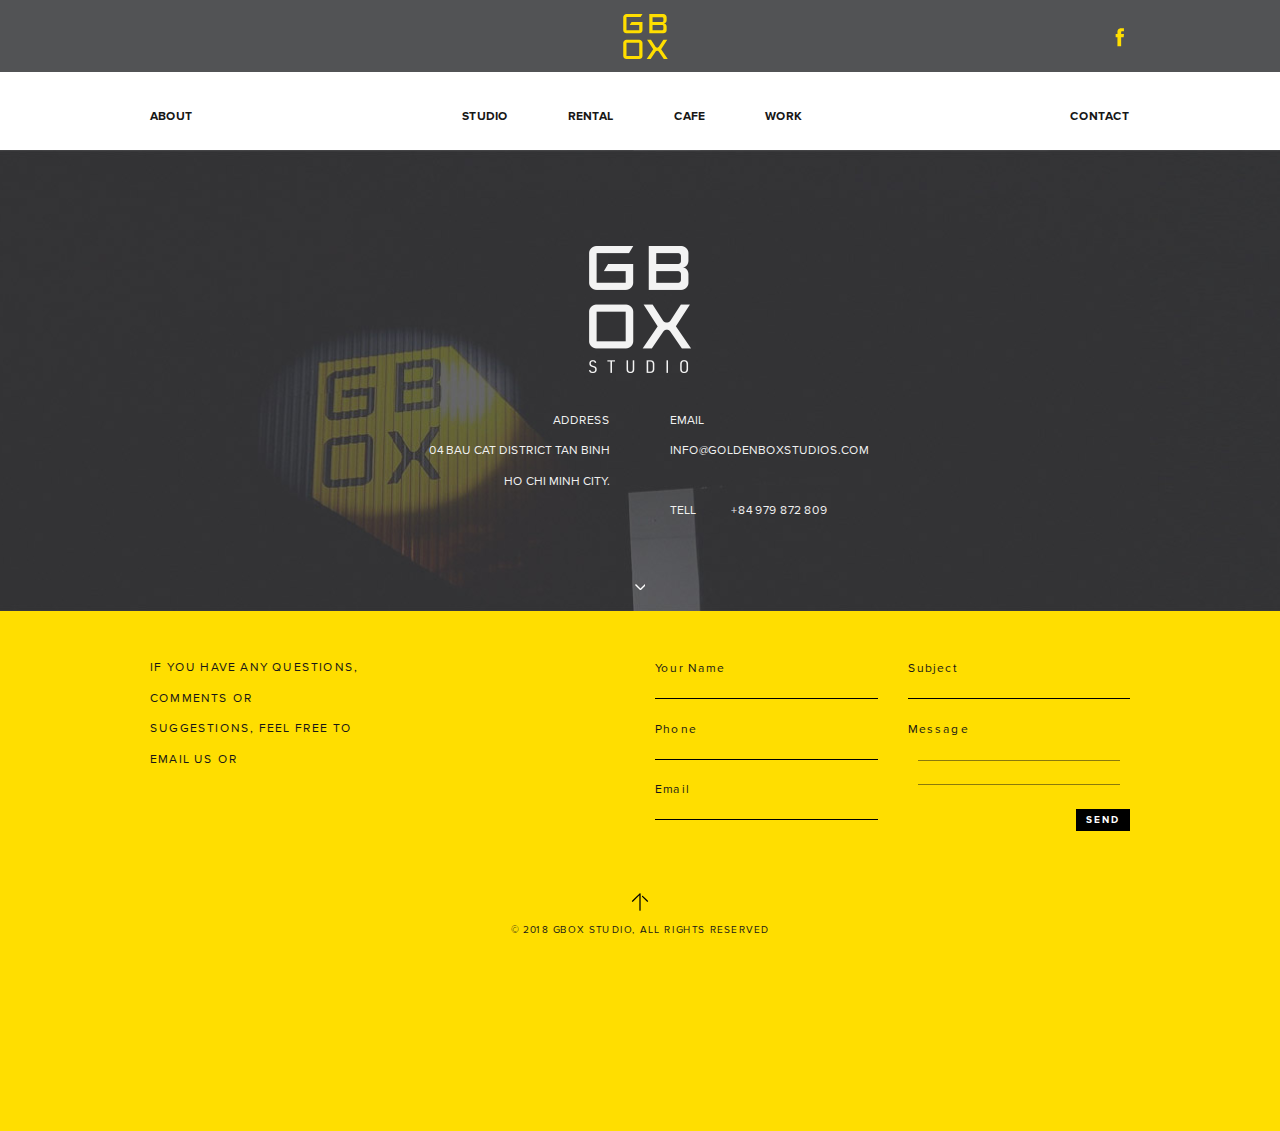
<file: contact.html>
<!DOCTYPE html>
<html>

<head>
    <meta charset="UTF-8" />
    <meta name="viewport" content="width=device-width, initial-scale=1.0, maximum-scale=1.0, user-scalable=0" />
    <meta http-equiv="X-UA-Compatible" content="IE=edge,chrome=1" />
    <title>Gbox</title>
    <link rel="icon" href="gbox.ico">
    <meta name="title" content="" />
    <meta name="description" content="" />

    <!-- meta facebook -->
    <meta property="og:locale" content="vi" />
    <meta property="og:type" content="article" />
    <meta property="og:title" content="" />
    <meta property="og:description" content="" />
    <meta property="og:url" content="" />
    <meta property="og:site_name" content="" />
    <meta property="og:image" content="" />

    <link rel="stylesheet" href="dest/style.min.css">
    <link rel="stylesheet" href="dest/fonts.css">
</head>

<!-- Mỗi body của mỗi page nên có class ví dụ homepage, aboutpage, contactpage... -->

<body class="homepage">
    <!-- HEADER -->
    <header class="header">
        <div class="header__top">
            <div class="container">
                <div class="btnmenu"><span></span></div>
                <div class="header__menu --enable">
                    <a class="header__menu-item" href="./aboutus.html" target="_blank">about</a>
                    <ul class="header__menu-item">
                        <li><a href="./studio.html" target="_blank">studio</a></li>
                        <li><a href="./rental.html" target="_blank">rental</a></li>
                        <a class="logo_2" href="./index.html"><img src="./img/gbox.svg" alt="gbox__logo"></a>
                        <li><a href="./cafe.html" target="_blank">cafe</a></li>
                        <li><a href="./allworks.html" target="_blank">work</a></li>
                    </ul>
                    <a class="header__menu-item" href="./contact.html">contact</a>
                </div>
                <h1>Gbox</h1>
                <a class="logo_1" href="./index.html"><img src="./img/gbox.svg" alt="gbox__logo"></a>


                <a class="fb__ico" href="#"><img src="./img/fb-ic.svg" alt="fb__ico"></a>
            </div>
        </div>
        <div class="container">

            <div class="header__menu --bottom --noline">
                <a class="header__menu-item" href="./aboutus.html" target="_blank">about</a>
                <ul class="header__menu-item">
                    <li><a href="./studio.html" target="_blank">studio</a></li>
                    <li><a href="./rental.html" target="_blank">rental</a></li>
                    <li><a href="./cafe.html" target="_blank">cafe</a></li>
                    <li><a href="./allworks.html" target="_blank">work</a></li>
                </ul>
                <a class="header__menu-item" href="./contact.html" target="_blank">contact</a>
            </div>
        </div>
        <nav class="nav">
            <ul>
                <li><a href="./aboutus.html" target="_blank">about</a></li>
                <li><a href="./studio.html" target="_blank">studio</a></li>
                <li><a href="./rental.html" target="_blank">rental</a></li>
                <li><a href="./cafe.html" target="_blank">cafe</a></li>
                <li><a href="./allworks.html" target="_blank">work</a></li>
                <li><a href="./contact.html" target="_blank">contact</a></li>

            </ul>
        </nav>
    </header>

    <!-- MAIN -->
    <main class="mainwrapper">
        <div class="contact">
            <div class="container">
                <div class="contact__logo">
                    <img src="./img/logo-white.png" alt="">
                </div>
                <div class="contact__bottom">
                    <div class="contact__bottom-left">
                        <span class="address">address</span>
                        <p class="address__detail">04 BAU CAT DISTRICT TAN BINH HO CHI MINH CITY.</p>
                    </div>
                    <div class="contact__bottom-right">
                        <span class="email">email</span>
                        <p class="mail__name">INFO@GOLDENBOXSTUDIOS.COM</p>
                        <p class="tell">tell<span>+84 979 872 809</span></p>

                    </div>
                </div>
                <a href="#" class="btnWorks">
                    <div class="btnWorks__icon">
                        <i><svg xmlns="http://www.w3.org/2000/svg" viewBox="0 0 39.44 23.26">
                                <defs>
                                    <style>
                                        .cls-1 {
                                            fill: #474546;
                                        }
                                    </style>
                                </defs>
                                <title>Asset 2</title>
                                <g id="Layer_2" data-name="Layer 2">
                                    <g id="Layer_1-2" data-name="Layer 1">
                                        <polygon class="cls-1"
                                            points="19.72 16.19 3.54 0 0 3.54 16.19 19.72 19.72 23.26 23.26 19.72 39.44 3.54 35.91 0 19.72 16.19" />
                                    </g>
                                </g>
                            </svg></i>
                    </div>
                </a>

            </div>
        </div>




    </main>

    <!-- FOOTER -->
    <footer class="footer contact__footer">
        <div class="container">
            <div class="footer__contact row">
                <div class="footer__contact-left col-md-6">
                    <p class="contact__text">IF YOU HAVE ANY QUESTIONS, COMMENTS OR</p>
                    <p class="contact__text">SUGGESTIONS, FEEL FREE TO EMAIL US OR</p>
                </div>

                <div class="footer__contact-right col-md-6">


                    <form id="contact__form" class=" contact__form row">
                        <div class="col-6">
                            <div class="contact__form-item">
                                <label for="">your name</label>
                                <input type="text" id="name">
                            </div>
                            <div class="contact__form-item">
                                <label for="">phone</label>
                                <input type="number" name="" id="phone">
                            </div>
                            <div class="contact__form-item">
                                <label for="">email</label>
                                <input type="email" id="email">
                            </div>
                        </div>
                        <div class="col-6">
                            <div class="contact__form-item">
                                <label for="">subject</label>
                                <input type="text" id="subject">
                            </div>
                            <div class="contact__form-item --message">
                                <label for="">message</label>
                                <textarea rows="2"></textarea>
                                <a href="#" class="SendBtn">send</a>
                            </div>

                        </div>
                    </form>


                </div>

            </div>
            <div class="footer__bottom">
                <a href="" class="footer__backtotop">
                    <img src="./img/up-narrow.svg" alt="">
                </a>
                <p class="footer__copyright">© 2018 GBOX STUDIO, ALL RIGHTS RESERVED</p>
            </div>
        </div>

    </footer>

    <script type="text/javascript" src="dest/jsmain.min.js"></script>
    <script type="text/javascript" src="dest/main.js"></script>

</body>

</html>
</file>
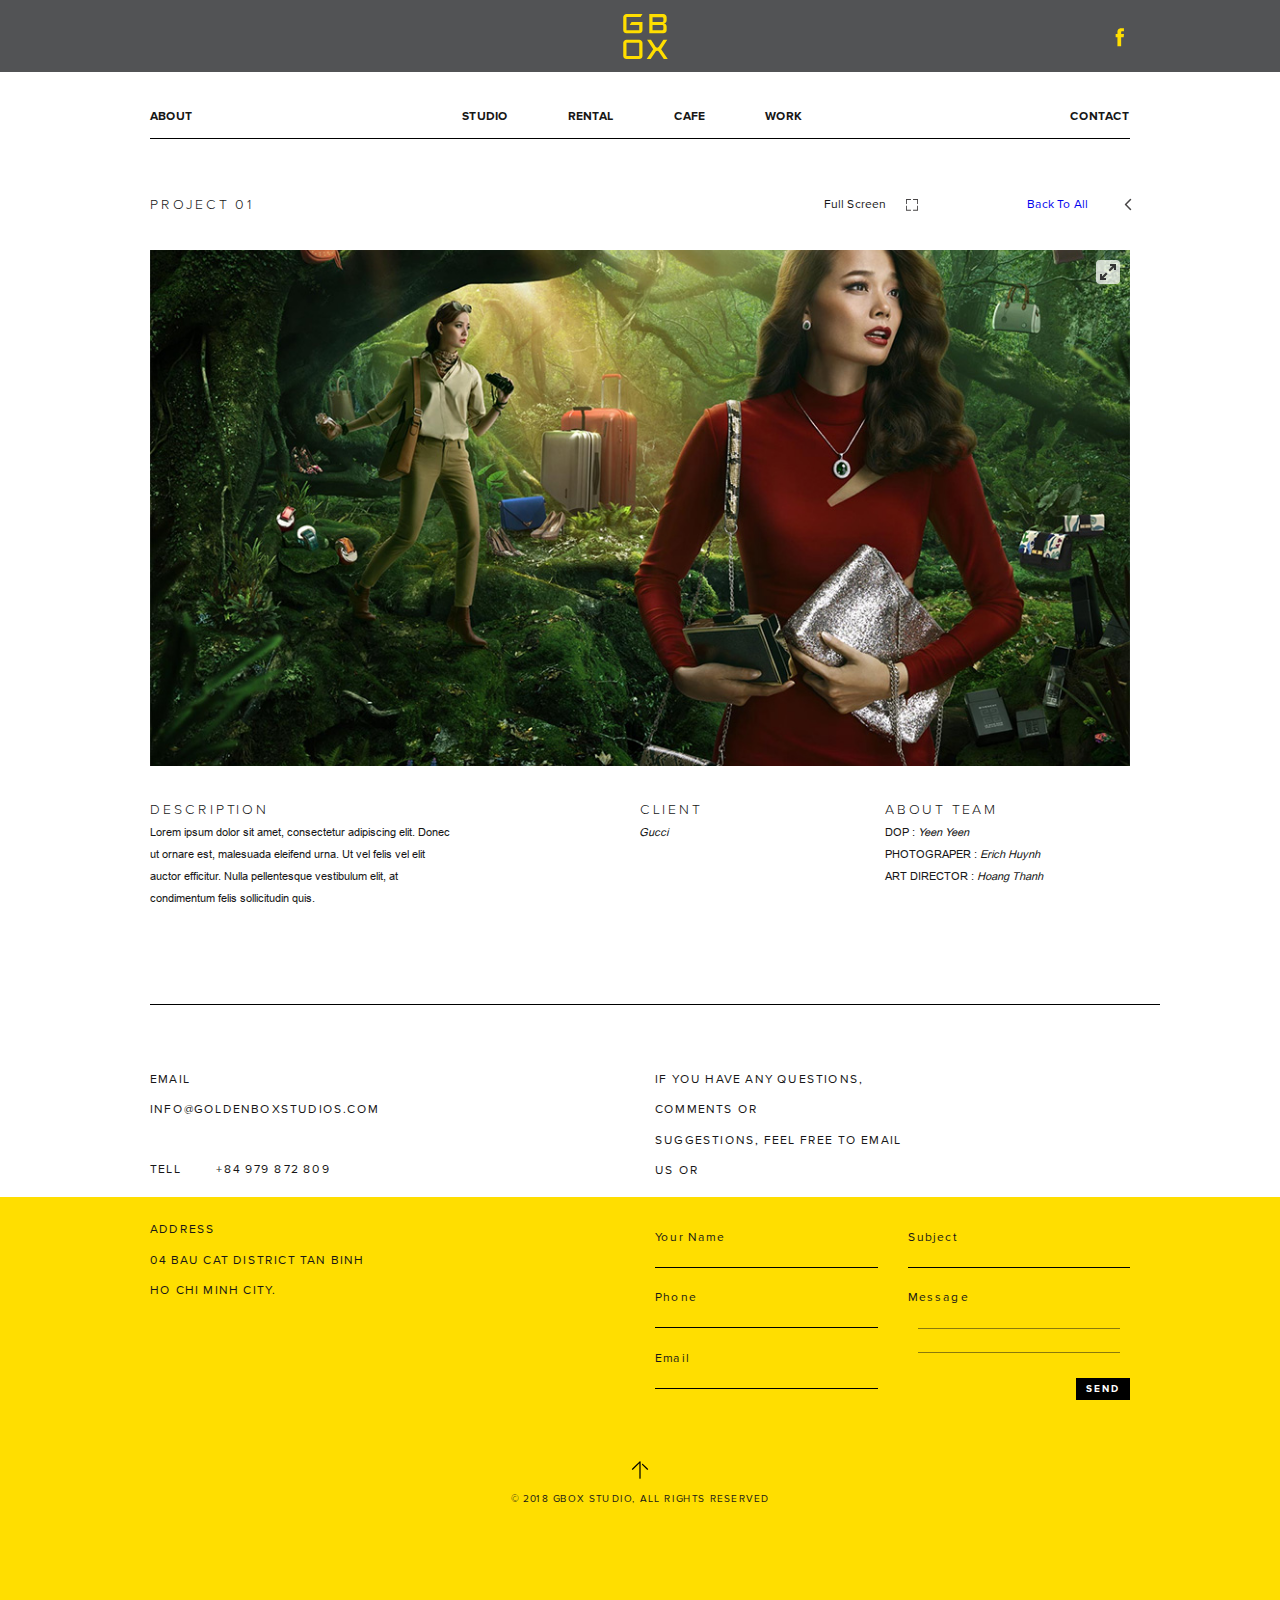
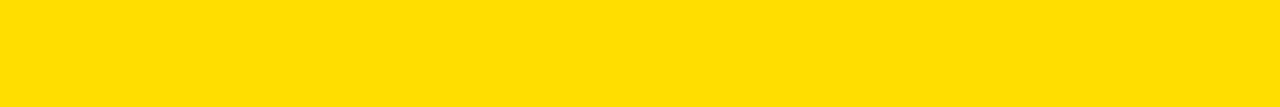
<file: project-detail.html>
<!DOCTYPE html>
<html>

<head>
    <meta charset="UTF-8" />
    <meta name="viewport" content="width=device-width, initial-scale=1.0, maximum-scale=1.0, user-scalable=0" />
    <meta http-equiv="X-UA-Compatible" content="IE=edge,chrome=1" />
    <title>Gbox</title>
    <link rel="icon" href="gbox.ico">
    <meta name="title" content="" />
    <meta name="description" content="" />

    <!-- meta facebook -->
    <meta property="og:locale" content="vi" />
    <meta property="og:type" content="article" />
    <meta property="og:title" content="" />
    <meta property="og:description" content="" />
    <meta property="og:url" content="" />
    <meta property="og:site_name" content="" />
    <meta property="og:image" content="" />

    <link rel="stylesheet" href="dest/style.min.css">
    <link rel="stylesheet" href="dest/fonts.css">
</head>

<!-- Mỗi body của mỗi page nên có class ví dụ homepage, aboutpage, contactpage... -->

<body class="homepage">
    <!-- HEADER -->
    <header class="header">
        <div class="header__top">
            <div class="container">
                <div class="btnmenu"><span></span></div>
                <div class="header__menu --enable">
                    <a class="header__menu-item" href="./aboutus.html" target="_blank">about</a>
                    <ul class="header__menu-item">
                        <li><a href="./studio.html" target="_blank">studio</a></li>
                        <li><a href="./rental.html" target="_blank">rental</a></li>
                        <a class="logo_2" href="./index.html"><img src="./img/gbox.svg" alt="gbox__logo"></a>
                        <li><a href="./cafe.html" target="_blank">cafe</a></li>
                        <li><a href="./allworks.html" target="_blank">work</a></li>
                    </ul>
                    <a class="header__menu-item" href="./contact.html">contact</a>
                </div>
                <h1>Gbox</h1>
                <a class="logo_1" href="./index.html"><img src="./img/gbox.svg" alt="gbox__logo"></a>


                <a class="fb__ico" href="#"><img src="./img/fb-ic.svg" alt="fb__ico"></a>
            </div>
        </div>
        <div class="container">

            <div class="header__menu --bottom">
                <a class="header__menu-item" href="./aboutus.html" target="_blank">about</a>
                <ul class="header__menu-item">
                    <li><a href="./studio.html" target="_blank">studio</a></li>
                    <li><a href="./rental.html" target="_blank">rental</a></li>
                    <li><a href="./cafe.html" target="_blank">cafe</a></li>
                    <li><a href="./allworks.html" target="_blank">work</a></li>
                </ul>
                <a class="header__menu-item" href="./contact.html" target="_blank">contact</a>
            </div>
        </div>
        <nav class="nav">
            <ul>
                <li><a href="./aboutus.html" target="_blank">about</a></li>
                <li><a href="./studio.html" target="_blank">studio</a></li>
                <li><a href="./rental.html" target="_blank">rental</a></li>
                <li><a href="./cafe.html" target="_blank">cafe</a></li>
                <li><a href="./allworks.html" target="_blank">work</a></li>
                <li><a href="./contact.html" target="_blank">contact</a></li>

            </ul>
        </nav>
    </header>

    <!-- MAIN -->
    <main class="mainwrapper">
        <!-- PROJECT DETAL SECTION -->
        <div class="projectDetail">
            <div class="container">
                <div class="projectDetail__top">
                    <h2>project 01</h2>
                    <div class="fullScreen">
                        <span>full screen</span>
                        <i><svg xmlns="http://www.w3.org/2000/svg" viewBox="0 0 67.52 66.11">
                                <defs>
                                    <style>
                                        .cls-1 {
                                            fill: #474546;
                                        }
                                    </style>
                                </defs>
                                <title>full-screen</title>
                                <g id="Layer_2" data-name="Layer 2">
                                    <g id="Layer_1-2" data-name="Layer 1">
                                        <polygon class="cls-1"
                                            points="5 61.09 5.03 38.2 0.03 38.2 0.01 61.09 0 66.09 5 66.09 27.89 66.11 27.89 61.11 5 61.09" />
                                        <polygon class="cls-1"
                                            points="5.02 5 27.91 5.03 27.91 0.03 5.03 0 0.03 0 0.02 5 0 27.89 5 27.89 5.02 5" />
                                        <polygon class="cls-1"
                                            points="62.5 61.1 39.61 61.08 39.61 66.08 62.5 66.1 67.5 66.1 67.5 61.1 67.52 38.21 62.52 38.21 62.5 61.1" />
                                        <polygon class="cls-1"
                                            points="62.51 5 62.51 27.89 67.51 27.89 67.51 5 67.51 0 62.51 0 39.62 0 39.62 5 62.51 5" />
                                    </g>
                                </g>
                            </svg></i>
                    </div>
                    <a href="./index.html" class="backToAll">
                        <span>back to all</span>
                        <i><svg xmlns="http://www.w3.org/2000/svg" viewBox="0 0 39.44 23.26">
                                <g id="Layer_2" data-name="Layer 2">
                                    <g id="Layer_1-2" data-name="Layer 1">
                                        <polygon class="cls-1"
                                            points="19.72 16.19 3.54 0 0 3.54 16.19 19.72 19.72 23.26 23.26 19.72 39.44 3.54 35.91 0 19.72 16.19" />
                                    </g>
                                </g>
                            </svg>
                        </i>
                    </a>

                </div>
                <div class="projectDetail__list">
                    <div class="projectDetail__list-img">
                        <img src="./img/project-details.jpg" alt="project-detail-img">
                    </div>
                    <div class="projectDetail__list-img">
                        <img src="./img/project-details.jpg" alt="project-detail-img">
                    </div>
                    <div class="projectDetail__list-img">
                        <img src="./img/project-details.jpg" alt="project-detail-img">
                    </div>
                </div>
                <div class="projectDetail__bottom">
                    <div class="projectDetail__bottom-desc">
                        <h2>description</h2>
                        <p>Lorem ipsum dolor sit amet, consectetur adipiscing elit. Donec
                            ut ornare est, malesuada eleifend urna. Ut vel felis vel elit auctor efficitur. Nulla
                            pellentesque vestibulum elit, at condimentum felis sollicitudin quis. </p>
                    </div>
                    <div class="projectDetail__bottom-client">
                        <h2>client</h2>
                        <span>gucci</span>
                    </div>
                    <div class="projectDetail__bottom-about">
                        <h2>about team</h2>
                        <p>dop : <span>yeen yeen</span></p>
                        <p>Photograper : <span>erich huynh</span></p>
                        <p>art director : <span>hoang thanh</span></p>
                    </div>

                </div>
            </div>





    </main>

    <!-- FOOTER -->
    <footer class="footer footer__project-detail">
        <div class="container">
            <div class="footer__contact row">
                <div class="footer__contact-left col-md-6">
                    <div>
                        <span class="email">email</span>
                        <p class="mail__name">INFO@GOLDENBOXSTUDIOS.COM</p>
                        <p class="tell">tell<span>+84 979 872 809</span></p>
                        <span class="address">address</span>
                        <p class="address__detail">04 BAU CAT DISTRICT TAN BINH HO CHI MINH CITY.</p>
                    </div>
                </div>
                <div class="footer__contact-right col-md-6">
                    <div>
                        <p class="contact__text">IF YOU HAVE ANY QUESTIONS, COMMENTS OR</p>
                        <p class="contact__text">SUGGESTIONS, FEEL FREE TO EMAIL US OR</p>
                        <form id="contact__form" class=" contact__form row">
                            <div class="col-6">
                                <div class="contact__form-item">
                                    <label for="">your name</label>
                                    <input type="text" id="name">
                                </div>
                                <div class="contact__form-item">
                                    <label for="">phone</label>
                                    <input type="number" name="" id="phone">
                                </div>
                                <div class="contact__form-item">
                                    <label for="">email</label>
                                    <input type="email" id="email">
                                </div>
                            </div>
                            <div class="col-6">
                                <div class="contact__form-item">
                                    <label for="">subject</label>
                                    <input type="text" id="subject">
                                </div>
                                <div class="contact__form-item --message">
                                    <label for="">message</label>
                                    <textarea rows="2"></textarea>
                                    <a href="#" class="SendBtn">send</a>
                                </div>

                            </div>
                        </form>
                    </div>

                </div>
            </div>
            <div class="footer__bottom">
                <a href="" class="footer__backtotop">
                    <img src="./img/up-narrow.svg" alt="">
                </a>
                <p class="footer__copyright">© 2018 GBOX STUDIO, ALL RIGHTS RESERVED</p>
            </div>
        </div>

    </footer>

    <script type="text/javascript" src="dest/jsmain.min.js"></script>
    <script type="text/javascript" src="dest/main.js"></script>

</body>

</html>
</file>
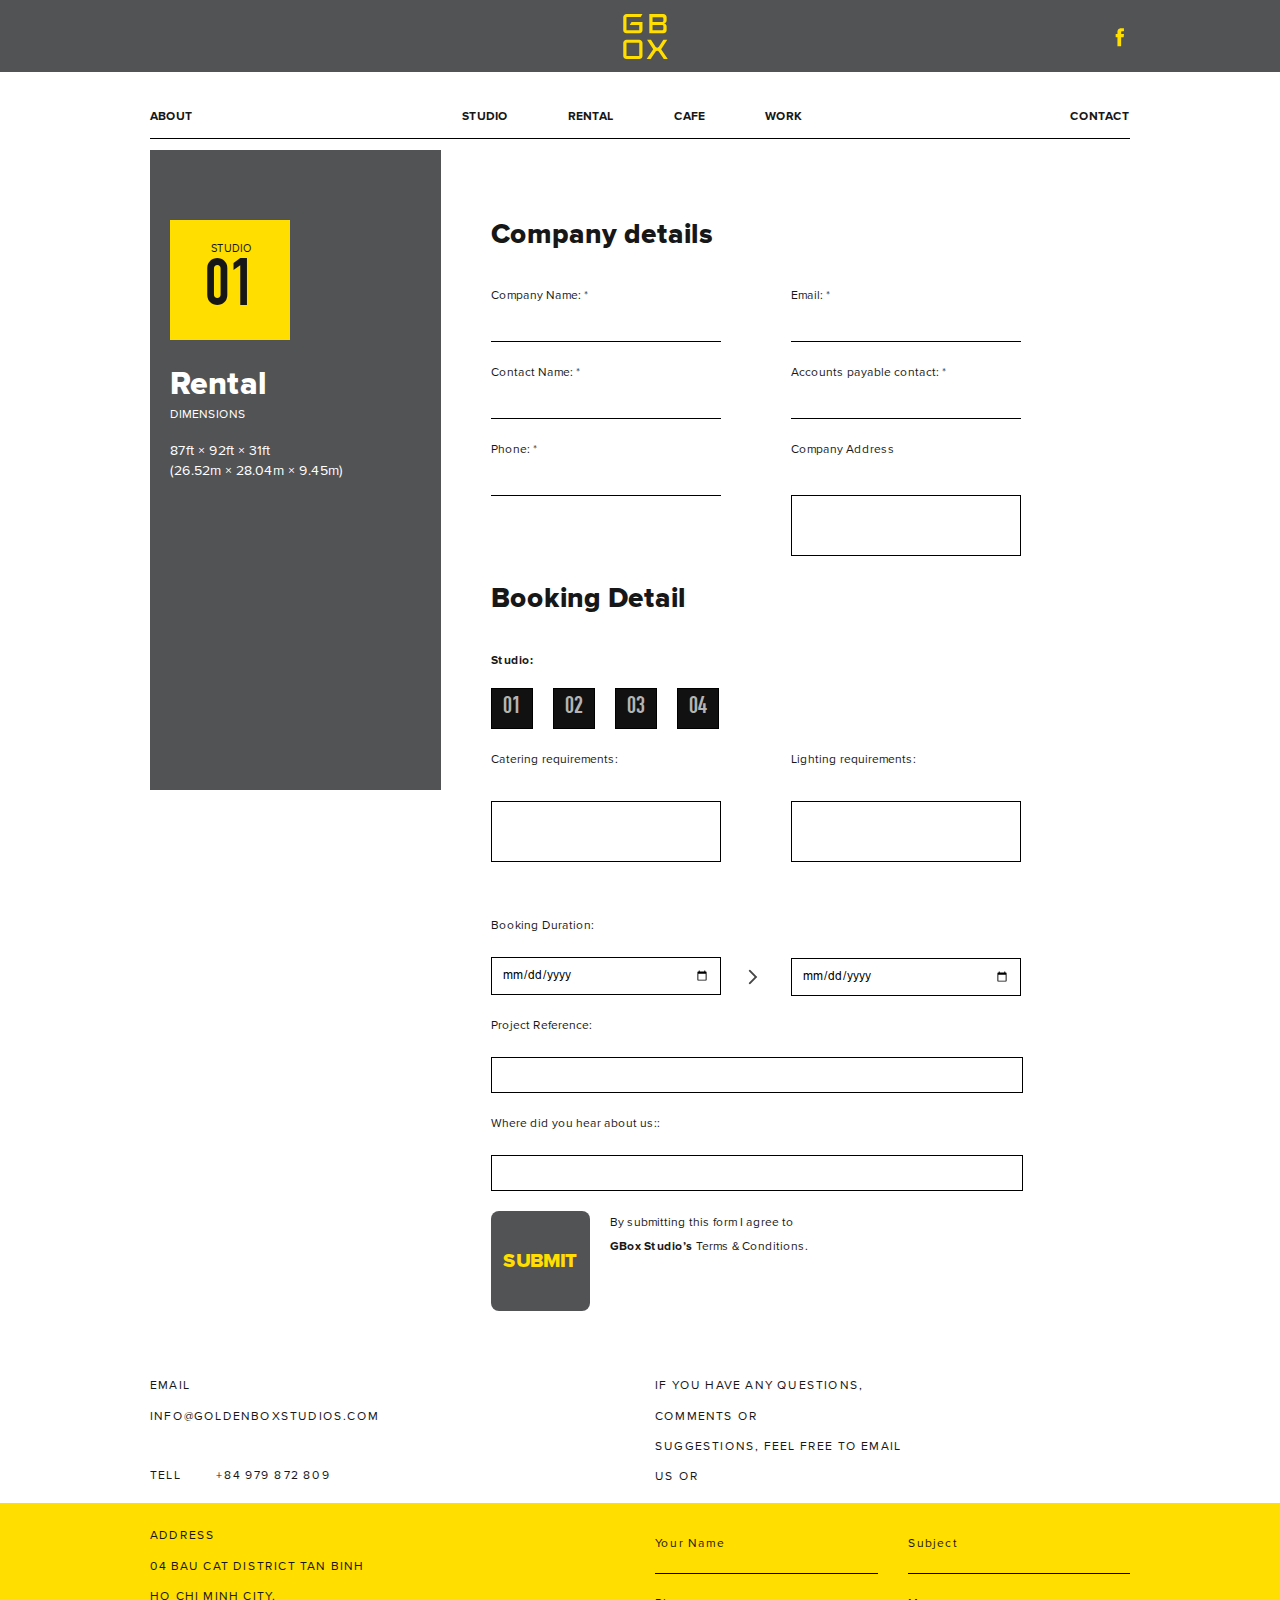
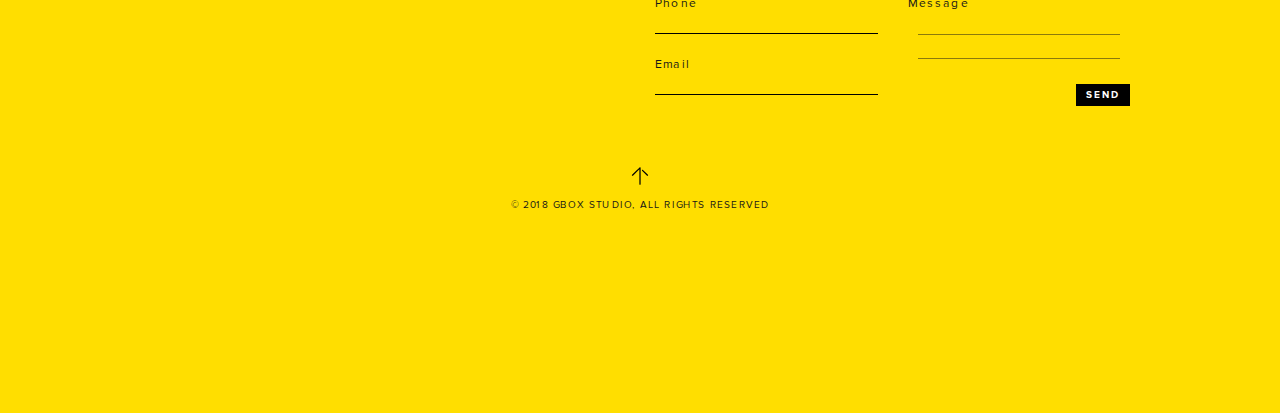
<file: rental.html>
<!DOCTYPE html>
<html>

<head>
    <meta charset="UTF-8" />
    <meta name="viewport" content="width=device-width, initial-scale=1.0, maximum-scale=1.0, user-scalable=0" />
    <meta http-equiv="X-UA-Compatible" content="IE=edge,chrome=1" />
    <title>Gbox</title>
    <link rel="icon" href="gbox.ico">
    <meta name="title" content="" />
    <meta name="description" content="" />

    <!-- meta facebook -->
    <meta property="og:locale" content="vi" />
    <meta property="og:type" content="article" />
    <meta property="og:title" content="" />
    <meta property="og:description" content="" />
    <meta property="og:url" content="" />
    <meta property="og:site_name" content="" />
    <meta property="og:image" content="" />

    <link rel="stylesheet" href="dest/style.min.css">
    <link rel="stylesheet" href="dest/fonts.css">
</head>

<!-- Mỗi body của mỗi page nên có class ví dụ homepage, aboutpage, contactpage... -->

<body class="homepage">
    <!-- HEADER -->
    <header class="header">
        <div class="header__top">
            <div class="container">
                <div class="btnmenu"><span></span></div>
                <div class="header__menu --enable">
                    <a class="header__menu-item" href="./aboutus.html" target="_blank">about</a>
                    <ul class="header__menu-item">
                        <li><a href="./studio.html" target="_blank">studio</a></li>
                        <li><a href="./rental.html" target="_blank">rental</a></li>
                        <a class="logo_2" href="./index.html"><img src="./img/gbox.svg" alt="gbox__logo"></a>
                        <li><a href="./cafe.html" target="_blank">cafe</a></li>
                        <li><a href="./allworks.html" target="_blank">work</a></li>
                    </ul>
                    <a class="header__menu-item" href="./contact.html">contact</a>
                </div>
                <h1>Gbox</h1>
                <a class="logo_1" href="./index.html"><img src="./img/gbox.svg" alt="gbox__logo"></a>


                <a class="fb__ico" href="#"><img src="./img/fb-ic.svg" alt="fb__ico"></a>
            </div>
        </div>
        <div class="container">

            <div class="header__menu --bottom">
                <a class="header__menu-item" href="./aboutus.html" target="_blank">about</a>
                <ul class="header__menu-item">
                    <li><a href="./studio.html" target="_blank">studio</a></li>
                    <li><a href="./rental.html" target="_blank">rental</a></li>
                    <li><a href="./cafe.html" target="_blank">cafe</a></li>
                    <li><a href="./allworks.html" target="_blank">work</a></li>
                </ul>
                <a class="header__menu-item" href="./contact.html" target="_blank">contact</a>
            </div>
        </div>
        <nav class="nav">
            <ul>
                <li><a href="./aboutus.html" target="_blank">about</a></li>
                <li><a href="./studio.html" target="_blank">studio</a></li>
                <li><a href="./rental.html" target="_blank">rental</a></li>
                <li><a href="./cafe.html" target="_blank">cafe</a></li>
                <li><a href="./allworks.html" target="_blank">work</a></li>
                <li><a href="./contact.html" target="_blank">contact</a></li>

            </ul>
        </nav>
    </header>

    <!-- MAIN -->
    <main class="mainwrapper rental-page">
        <section class="rental">
            <div class="container">
                <div class="rental__left">
                    <div class="box__number">
                        <h5>studio</h5>
                        <h3>01</h3>
                    </div>
                    <div class="rental__left-textbox">
                        <h3 class="rental__left-title">Rental</h3>
                        <div class="content">
                            <p class="content__title">DIMENSIONS</p>
                            <p class="content__desc">
                                87ft × 92ft × 31ft
                                <br />
                                (26.52m × 28.04m × 9.45m)
                            </p>
                        </div>
                    </div>
                </div>
                <div class="rental__right">
                    <form action="#" class="rental__right-form">
                        <h2 class="rental__right-title">Company details</h2>
                        <div class="form">
                            <div class="form__item">
                                <div class="form__group">
                                    <label class="form__label">Company Name: *</label>
                                    <input class="form__control" type="text" />
                                </div>
                                <div class="form__group">
                                    <label class="form__label">Contact Name: *</label>
                                    <input class="form__control" type="text" />
                                </div>
                                <div class="form__group">
                                    <label class="form__label">Phone: *</label>
                                    <input class="form__control" type="phone" />
                                </div>
                            </div>
                            <div class="form__item">
                                <div class="form__group">
                                    <label class="form__label">Email: *</label>
                                    <input class="form__control" type="email" />
                                </div>
                                <div class="form__group">
                                    <label class="form__label">Accounts payable contact: *</label>
                                    <input class="form__control" type="text" />
                                </div>
                                <div class="form__group">
                                    <label class="form__label">Company Address</label>
                                    <textarea class="form__control" rows="4"></textarea>
                                </div>
                            </div>
                        </div>
                        <h2 class="rental__right-title">Booking Detail</h2>
                        <div class="studio-select">
                            <label class="form__label">Studio:</label>
                            <div class="studio-select__list">
                                <div class="studio-select__list-item">
                                    <span>01</span>
                                </div>
                                <div class="studio-select__list-item">
                                    <span>02</span>
                                </div>
                                <div class="studio-select__list-item">
                                    <span>03</span>
                                </div>
                                <div class="studio-select__list-item">
                                    <span>04</span>
                                </div>
                            </div>
                        </div>
                        <div class="form request">
                            <div class="group">
                                <div class="form__item">
                                    <div class="form__group">
                                        <label class="form__label">Catering requirements:
                                        </label>
                                        <textarea class="form__control" rows="4"></textarea>
                                    </div>
                                </div>
                                <div class="form__item">
                                    <div class="form__group">
                                        <label class="form__label">Lighting requirements:
                                        </label>
                                        <textarea class="form__control" rows="4"></textarea>
                                    </div>
                                </div>
                            </div>
                        </div>
                        <div class="form date">
                            <div class="group">
                                <div class="form__item">
                                    <div class="form__group">
                                        <label class="form__label">Booking Duration:
                                        </label>
                                        <input class="form__control" type="date" />
                                    </div>
                                </div>
                                <div class="form__item icon">
                                    <i>
                                        <svg xmlns="http://www.w3.org/2000/svg" viewBox="0 0 39.44 23.26">
                                            <defs>
                                                <style>
                                                    .cls-1 {
                                                        fill: #474546;
                                                    }
                                                </style>
                                            </defs>
                                            <title>Asset 2</title>
                                            <g id="Layer_2" data-name="Layer 2">
                                                <g id="Layer_1-2" data-name="Layer 1">
                                                    <polygon class="cls-1"
                                                        points="19.72 16.19 3.54 0 0 3.54 16.19 19.72 19.72 23.26 23.26 19.72 39.44 3.54 35.91 0 19.72 16.19" />
                                                </g>
                                            </g>
                                        </svg>
                                    </i>
                                </div>
                                <div class="form__item">
                                    <div class="form__group">
                                        <input class="form__control" type="date" />
                                    </div>
                                </div>
                            </div>
                        </div>
                        <div class="form__input">
                            <div class="form__group">
                                <label class="form__label">Project Reference:</label>
                                <input class="form__control --width" type="email" />
                            </div>
                            <div class="form__group">
                                <label class="form__label">Where did you hear about us::</label>
                                <input class="form__control --width" type="email" />
                            </div>
                        </div>

                        <div class="rentalBtn">
                            <p> By submitting this form I agree to<br />
                                <span>GBox Studio’s</span> Terms & Conditions.</p>
                            <div class="bookBtn">
                                <a href="#" class="bookBtn__text">submit</a>
                            </div>
                        </div>
                    </form>
                </div>
            </div>
        </section>



    </main>

    <!-- FOOTER -->
    <footer class="footer">
        <div class="container">
            <div class="footer__contact row">
                <div class="footer__contact-left col-md-6">
                    <div>
                        <span class="email">email</span>
                        <p class="mail__name">INFO@GOLDENBOXSTUDIOS.COM</p>
                        <p class="tell">tell<span>+84 979 872 809</span></p>
                        <span class="address">address</span>
                        <p class="address__detail">04 BAU CAT DISTRICT TAN BINH HO CHI MINH CITY.</p>
                    </div>
                </div>
                <div class="footer__contact-right col-md-6">
                    <div>
                        <p class="contact__text">IF YOU HAVE ANY QUESTIONS, COMMENTS OR</p>
                        <p class="contact__text">SUGGESTIONS, FEEL FREE TO EMAIL US OR</p>
                        <form id="contact__form" class=" contact__form row">
                            <div class="col-6">
                                <div class="contact__form-item">
                                    <label for="">your name</label>
                                    <input type="text" id="name">
                                </div>
                                <div class="contact__form-item">
                                    <label for="">phone</label>
                                    <input type="number" name="" id="phone">
                                </div>
                                <div class="contact__form-item">
                                    <label for="">email</label>
                                    <input type="email" id="email">
                                </div>
                            </div>
                            <div class="col-6">
                                <div class="contact__form-item">
                                    <label for="">subject</label>
                                    <input type="text" id="subject">
                                </div>
                                <div class="contact__form-item --message">
                                    <label for="">message</label>
                                    <textarea rows="2"></textarea>
                                    <a href="#" class="SendBtn">send</a>
                                </div>

                            </div>
                        </form>
                    </div>

                </div>
            </div>
            <div class="footer__bottom">
                <a href="" class="footer__backtotop">
                    <img src="./img/up-narrow.svg" alt="">
                </a>
                <p class="footer__copyright">© 2018 GBOX STUDIO, ALL RIGHTS RESERVED</p>
            </div>
        </div>

    </footer>

    <script type="text/javascript" src="dest/jsmain.min.js"></script>
    <script type="text/javascript" src="dest/main.js"></script>

</body>

</html>
</file>
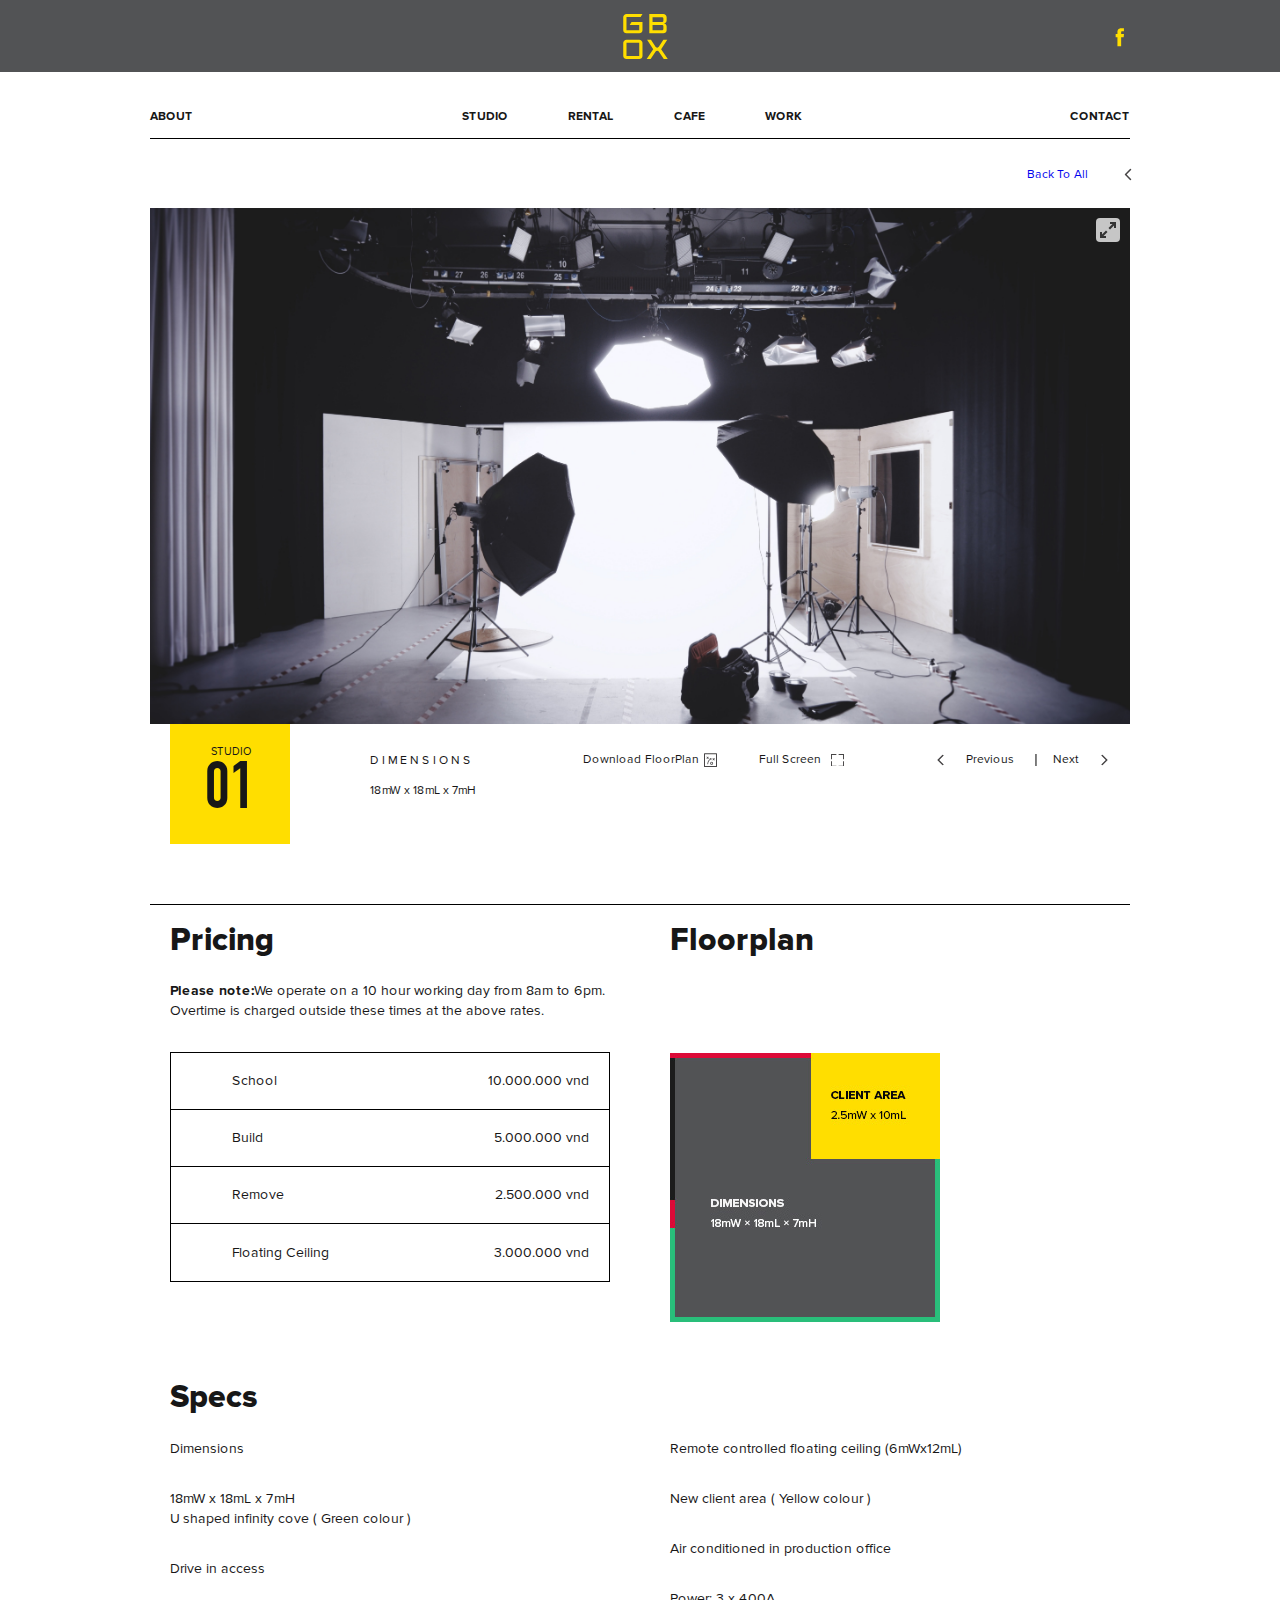
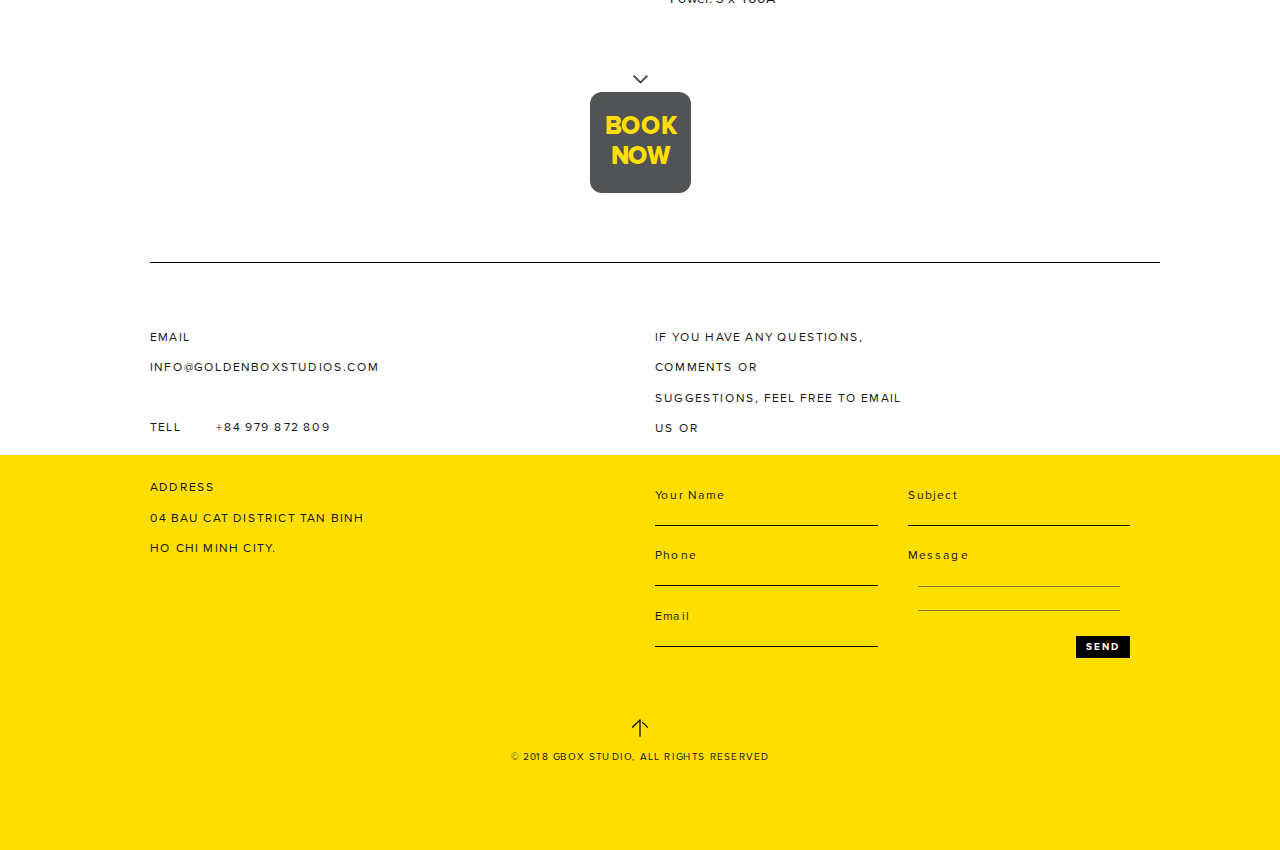
<file: studio-detail.html>
<!DOCTYPE html>
<html>

<head>
    <meta charset="UTF-8" />
    <meta name="viewport" content="width=device-width, initial-scale=1.0, maximum-scale=1.0, user-scalable=0" />
    <meta http-equiv="X-UA-Compatible" content="IE=edge,chrome=1" />
    <title>Gbox</title>
    <link rel="icon" href="gbox.ico">
    <meta name="title" content="" />
    <meta name="description" content="" />

    <!-- meta facebook -->
    <meta property="og:locale" content="vi" />
    <meta property="og:type" content="article" />
    <meta property="og:title" content="" />
    <meta property="og:description" content="" />
    <meta property="og:url" content="" />
    <meta property="og:site_name" content="" />
    <meta property="og:image" content="" />

    <link rel="stylesheet" href="dest/style.min.css">
    <link rel="stylesheet" href="dest/fonts.css">
</head>

<!-- Mỗi body của mỗi page nên có class ví dụ homepage, aboutpage, contactpage... -->

<body class="homepage">
    <!-- HEADER -->
    <header class="header">
        <div class="header__top">
            <div class="container">
                <div class="btnmenu"><span></span></div>
                <div class="header__menu --enable">
                    <a class="header__menu-item" href="./aboutus.html">about</a>
                    <ul class="header__menu-item">
                        <li><a href="./studio.html">studio</a></li>
                        <li><a href="./rental.html">rental</a></li>
                        <a class="logo_2" href="./index.html"><img src="./img/gbox.svg" alt="gbox__logo"></a>
                        <li><a href="./cafe.html">cafe</a></li>
                        <li><a href="./allworks.html">work</a></li>
                    </ul>
                    <a class="header__menu-item" href="./contact.html">contact</a>
                </div>
                <h1>Gbox</h1>
                <a class="logo_1" href="./index.html"><img src="./img/gbox.svg" alt="gbox__logo"></a>


                <a class="fb__ico" href="#"><img src="./img/fb-ic.svg" alt="fb__ico"></a>
            </div>
        </div>
        <div class="container">

            <div class="header__menu --bottom">
                <a class="header__menu-item" href="./aboutus.html">about</a>
                <ul class="header__menu-item">
                    <li><a href="./studio.html">studio</a></li>
                    <li><a href="./rental.html">rental</a></li>
                    <li><a href="./cafe.html">cafe</a></li>
                    <li><a href="./allworks.html">work</a></li>
                </ul>
                <a class="header__menu-item" href="./contact.html">contact</a>
            </div>
        </div>
        <nav class="nav">
            <ul>
                <li><a href="/aboutus.html">about</a></li>
                <li><a href="./studio.html">studio</a></li>
                <li><a href="./rental.html">rental</a></li>
                <li><a href="./cafe.html">cafe</a></li>
                <li><a href="./allworks.html">work</a></li>
                <li><a href="./contact.html">contact</a></li>

            </ul>
        </nav>
    </header>

    <!-- MAIN -->
    <main class="mainwrapper">
        <div class="studioDetail">
            <div class="container">
                <a href="./index.html" class="backToAll">
                    <span>back to all</span>
                    <i><svg xmlns="http://www.w3.org/2000/svg" viewBox="0 0 39.44 23.26">
                            <g id="Layer_2" data-name="Layer 2">
                                <g id="Layer_1-2" data-name="Layer 1">
                                    <polygon class="cls-1"
                                        points="19.72 16.19 3.54 0 0 3.54 16.19 19.72 19.72 23.26 23.26 19.72 39.44 3.54 35.91 0 19.72 16.19" />
                                </g>
                            </g>
                        </svg>
                    </i>
                </a>
                <div class="studioDetail__slider">
                    <div class="studioDetail__slider-item">
                        <img src="./img/carousel-st-1.jpg" alt="">
                    </div>
                    <div class="studioDetail__slider-item">
                        <img src="./img/carousel-st-2.jpeg" alt="">
                    </div>
                    <div class="studioDetail__slider-item">
                        <img src="./img/carousel-st-3.jpg" alt="">
                    </div>


                </div>
                <div class="studioDetail__bottom">
                    <div class="box__number">
                        <h5>studio</h5>
                        <h3>01</h3>
                    </div>
                    <div class="studioDetail__bottom-info">
                        <span>dimensions</span>
                        <p>18mW x 18mL x 7mH</p>
                    </div>
                    <a class="download">
                        <span>download floorPlan</span>
                        <i><svg xmlns="http://www.w3.org/2000/svg" viewBox="0 0 52 55">
                                <defs>
                                    <style>
                                        .cls-1 {
                                            fill: #fff;
                                        }
                                    </style>
                                </defs>
                                <title>floorplan</title>
                                <g id="Layer_2" data-name="Layer 2">
                                    <g id="Isolation_Mode" data-name="Isolation Mode">
                                        <path class="cls-1"
                                            d="M50,0H2A2,2,0,0,0,0,2V53a2,2,0,0,0,2,2H50a2,2,0,0,0,2-2V2A2,2,0,0,0,50,0ZM48,51H4V4H48Z" />
                                        <path class="cls-1"
                                            d="M30.57,46.5a6,6,0,1,1,6-6A6,6,0,0,1,30.57,46.5Zm0-9a3,3,0,1,0,3,3A3,3,0,0,0,30.57,37.5Z" />
                                        <polygon class="cls-1"
                                            points="43.14 21.74 41.33 19.93 38.61 22.65 35.88 19.93 34.07 21.74 36.79 24.46 34.07 27.19 35.88 29 38.61 26.28 41.33 29 43.14 27.19 40.42 24.46 43.14 21.74" />
                                        <polygon class="cls-1"
                                            points="19.07 15.81 17.26 14 14.54 16.72 11.74 13.93 9.93 15.74 12.72 18.54 10 21.26 11.81 23.07 14.54 20.35 17.19 23 19 21.19 16.35 18.54 19.07 15.81" />
                                        <path class="cls-1"
                                            d="M30.17,20l-8.1.95,2.23,2.34c-3,1.81-10.73,7.57-10.73,19.71a1.5,1.5,0,0,0,3,0c0-11.71,8.14-16.57,9.86-17.46L28.81,28Z" />
                                    </g>
                                </g>
                            </svg></i>
                    </a>
                    <a class="fullScreen">
                        <span>full screen</span>
                        <i><svg xmlns="http://www.w3.org/2000/svg" viewBox="0 0 67.52 66.11">
                                <defs>
                                    <style>
                                        .cls-1 {
                                            fill: #474546;
                                        }
                                    </style>
                                </defs>
                                <title>full-screen</title>
                                <g id="Layer_2" data-name="Layer 2">
                                    <g id="Layer_1-2" data-name="Layer 1">
                                        <polygon class="cls-1"
                                            points="5 61.09 5.03 38.2 0.03 38.2 0.01 61.09 0 66.09 5 66.09 27.89 66.11 27.89 61.11 5 61.09" />
                                        <polygon class="cls-1"
                                            points="5.02 5 27.91 5.03 27.91 0.03 5.03 0 0.03 0 0.02 5 0 27.89 5 27.89 5.02 5" />
                                        <polygon class="cls-1"
                                            points="62.5 61.1 39.61 61.08 39.61 66.08 62.5 66.1 67.5 66.1 67.5 61.1 67.52 38.21 62.52 38.21 62.5 61.1" />
                                        <polygon class="cls-1"
                                            points="62.51 5 62.51 27.89 67.51 27.89 67.51 5 67.51 0 62.51 0 39.62 0 39.62 5 62.51 5" />
                                    </g>
                                </g>
                            </svg></i>
                    </a>
                    <div class="btnctrs">
                        <div class="btnctr --reverse">
                            <i><svg xmlns="http://www.w3.org/2000/svg" viewBox="0 0 39.44 23.26">
                                    <g id="Layer_2" data-name="Layer 2">
                                        <g id="Layer_1-2" data-name="Layer 1">
                                            <polygon class="cls-1"
                                                points="19.72 16.19 3.54 0 0 3.54 16.19 19.72 19.72 23.26 23.26 19.72 39.44 3.54 35.91 0 19.72 16.19" />
                                        </g>
                                    </g>
                                </svg></i>
                            <span>previous</span>
                        </div>
                        <div class="btnctr --next">
                            <span>next</span>
                            <i><svg xmlns="http://www.w3.org/2000/svg" viewBox="0 0 39.44 23.26">
                                    <g id="Layer_2" data-name="Layer 2">
                                        <g id="Layer_1-2" data-name="Layer 1">
                                            <polygon class="cls-1"
                                                points="19.72 16.19 3.54 0 0 3.54 16.19 19.72 19.72 23.26 23.26 19.72 39.44 3.54 35.91 0 19.72 16.19" />
                                        </g>
                                    </g>
                                </svg></i>

                        </div>
                    </div>

                </div>

                <div class="studioDetail__priceplan">
                    <div class="studioDetail__priceplan-pricing">
                        <h2 class="price__title">pricing</h2>
                        <p class="price__text"><span>Please note:</span>We operate on a 10 hour working day from 8am to
                            6pm.
                            Overtime is charged outside these times at the above rates.
                        </p>
                        <div class="price__table">
                            <p>school<span>10.000.000 vnd</span></p>
                            <p>build<span>5.000.000 vnd</span></p>
                            <p>remove<span>2.500.000 vnd</span></p>
                            <p>floating ceiling<span>3.000.000 vnd</span></p>
                        </div>

                    </div>
                    <div class="studioDetail__priceplan-floorplan">
                        <h2>floorplan</h2>
                        <img src="./img/floorplan.jpg" alt="">
                    </div>


                </div>
                <div class="studioDetail__specs">
                    <h2>specs</h2>
                    <div class="studioDetail__specs-text">
                        <div class="spect__right">
                            <p>Dimensions</p>
                            <p>18mW x 18mL x 7mH</p>
                            <p>U shaped infinity cove ( Green colour )
                            </p>
                            <p>Drive in access </p>
                        </div>
                        <div class="spect__left">
                            <p>Remote controlled floating ceiling (6mWx12mL) </p>
                            <p>New client area ( Yellow colour )</p>
                            <p>Air conditioned in production office</p>
                            <p>Power: 3 x 400A</p>
                        </div>

                    </div>
                    <div class="bookBtn">
                        <i><svg xmlns="http://www.w3.org/2000/svg" viewBox="0 0 39.44 23.26">
                                <g id="Layer_2" data-name="Layer 2">
                                    <g id="Layer_1-2" data-name="Layer 1">
                                        <polygon class="cls-1"
                                            points="19.72 16.19 3.54 0 0 3.54 16.19 19.72 19.72 23.26 23.26 19.72 39.44 3.54 35.91 0 19.72 16.19" />
                                    </g>
                                </g>
                            </svg></i>
                        <a href="#" class="bookBtn__text">book <Br> now</a>
                    </div>
                </div>





            </div>
        </div>


    </main>

    <!-- FOOTER -->
    <footer class="footer studio__footer">
        <div class="container">
            <div class="footer__contact row">
                <div class="footer__contact-left col-md-6">
                    <div>
                        <span class="email">email</span>
                        <p class="mail__name">INFO@GOLDENBOXSTUDIOS.COM</p>
                        <p class="tell">tell<span>+84 979 872 809</span></p>
                        <span class="address">address</span>
                        <p class="address__detail">04 BAU CAT DISTRICT TAN BINH HO CHI MINH CITY.</p>
                    </div>
                </div>
                <div class="footer__contact-right col-md-6">
                    <div>
                        <p class="contact__text">IF YOU HAVE ANY QUESTIONS, COMMENTS OR</p>
                        <p class="contact__text">SUGGESTIONS, FEEL FREE TO EMAIL US OR</p>
                        <form id="contact__form" class=" contact__form row">
                            <div class="col-6">
                                <div class="contact__form-item">
                                    <label for="">your name</label>
                                    <input type="text" id="name">
                                </div>
                                <div class="contact__form-item">
                                    <label for="">phone</label>
                                    <input type="number" name="" id="phone">
                                </div>
                                <div class="contact__form-item">
                                    <label for="">email</label>
                                    <input type="email" id="email">
                                </div>
                            </div>
                            <div class="col-6">
                                <div class="contact__form-item">
                                    <label for="">subject</label>
                                    <input type="text" id="subject">
                                </div>
                                <div class="contact__form-item --message">
                                    <label for="">message</label>
                                    <textarea rows="2"></textarea>
                                    <a href="#" class="SendBtn">send</a>
                                </div>

                            </div>
                        </form>
                    </div>

                </div>
            </div>
            <div class="footer__bottom">
                <a href="" class="footer__backtotop">
                    <img src="./img/up-narrow.svg" alt="">
                </a>
                <p class="footer__copyright">© 2018 GBOX STUDIO, ALL RIGHTS RESERVED</p>
            </div>
        </div>

    </footer>

    <script type="text/javascript" src="dest/jsmain.min.js"></script>
    <script type="text/javascript" src="dest/main.js"></script>

</body>

</html>
</file>
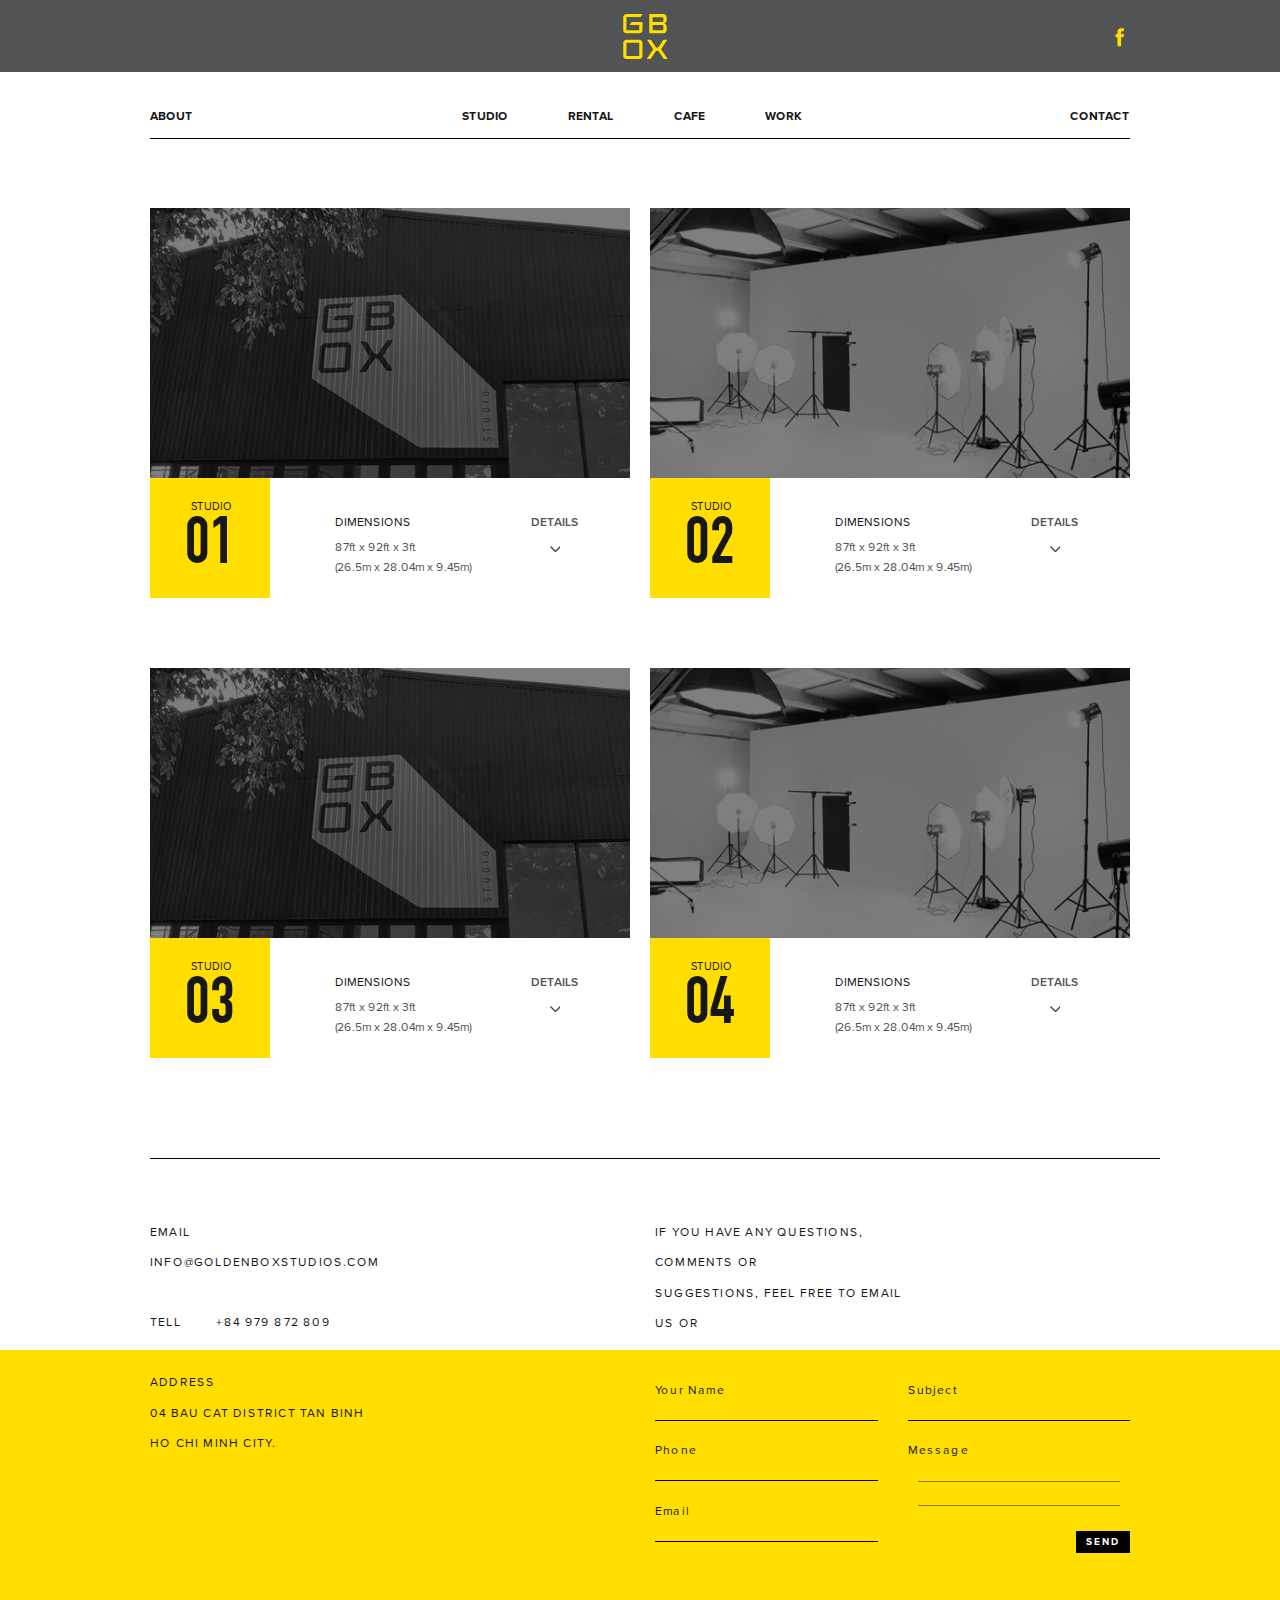
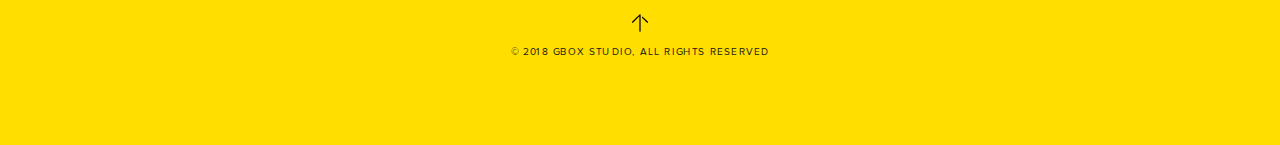
<file: studio.html>
<!DOCTYPE html>
<html>

<head>
    <meta charset="UTF-8" />
    <meta name="viewport" content="width=device-width, initial-scale=1.0, maximum-scale=1.0, user-scalable=0" />
    <meta http-equiv="X-UA-Compatible" content="IE=edge,chrome=1" />
    <title>Gbox</title>
    <link rel="icon" href="gbox.ico">
    <meta name="title" content="" />
    <meta name="description" content="" />

    <!-- meta facebook -->
    <meta property="og:locale" content="vi" />
    <meta property="og:type" content="article" />
    <meta property="og:title" content="" />
    <meta property="og:description" content="" />
    <meta property="og:url" content="" />
    <meta property="og:site_name" content="" />
    <meta property="og:image" content="" />

    <link rel="stylesheet" href="dest/style.min.css">
    <link rel="stylesheet" href="dest/fonts.css">
</head>

<!-- Mỗi body của mỗi page nên có class ví dụ homepage, aboutpage, contactpage... -->

<body class="homepage">
    <!-- HEADER -->
    <header class="header">
        <div class="header__top">
            <div class="container">
                <div class="btnmenu"><span></span></div>
                <div class="header__menu --enable">
                    <a class="header__menu-item" href="#">about</a>
                    <ul class="header__menu-item">
                        <li><a href="./studio.html">studio</a></li>
                        <li><a href="./rental.html">rental</a></li>
                        <a class="logo_2" href="./index.html"><img src="./img/gbox.svg" alt="gbox__logo"></a>
                        <li><a href="./cafe.html">cafe</a></li>
                        <li><a href="./allworks.html">work</a></li>
                    </ul>
                    <a class="header__menu-item" href="./contact.html">contact</a>
                </div>
                <h1>Gbox</h1>
                <a class="logo_1" href="./index.html"><img src="./img/gbox.svg" alt="gbox__logo"></a>


                <a class="fb__ico" href="#"><img src="./img/fb-ic.svg" alt="fb__ico"></a>
            </div>
        </div>
        <div class="container">

            <div class="header__menu --bottom">
                <a class="header__menu-item" href="#">about</a>
                <ul class="header__menu-item">
                    <li><a href="./studio.html">studio</a></li>
                    <li><a href="/rental.html">rental</a></li>
                    <li><a href="./cafe.html">cafe</a></li>
                    <li><a href="./allworks.html">work</a></li>
                </ul>
                <a class="header__menu-item" href="./contact.html">contact</a>
            </div>
        </div>
        <nav class="nav">
            <ul>
                <li><a href="./aboutus.html">about</a></li>
                <li><a href="./studio.html">studio</a></li>
                <li><a href="./rental.html">rental</a></li>
                <li><a href="./cafe.html">cafe</a></li>
                <li><a href="./allworks.html">work</a></li>
                <li><a href="./contact.html">contact</a></li>

            </ul>
        </nav>
    </header>

    <!-- MAIN -->
    <main class="mainwrapper">
        <section class="studio">
            <div class="container">
                <div class="studio__list">
                    <a href="./studio-detail.html" class="studio__list-item">
                        <div class="studio__img">
                            <img src="./img/studio-1.jpg" alt="studio1">
                        </div>
                        <div class="studio__textbox">
                            <div class="studio__textbox-number box__number">
                                <h5>studio</h5>
                                <h3>01</h3>
                            </div>
                            <div class="studio__textbox-detail">
                                <div class="detail__left">
                                    <span>dimensions</span>
                                    <p>87ft x 92ft x 3ft </p>
                                    <p>(26.5m x 28.04m x 9.45m)</p>


                                </div>
                                <div class="detail__right">
                                    <div href="#" class="btnWorks">
                                        <span class="btnWorks__text">details</span>
                                        <div class="btnWorks__icon">
                                            <i>
                                                <svg xmlns="http://www.w3.org/2000/svg" viewBox="0 0 39.44 23.26">
                                                    <defs>
                                                        <style>
                                                            .cls-1 {
                                                                fill: #474546;
                                                            }
                                                        </style>
                                                    </defs>
                                                    <title>Asset 2</title>
                                                    <g id="Layer_2" data-name="Layer 2">
                                                        <g id="Layer_1-2" data-name="Layer 1">
                                                            <polygon class="cls-1"
                                                                points="19.72 16.19 3.54 0 0 3.54 16.19 19.72 19.72 23.26 23.26 19.72 39.44 3.54 35.91 0 19.72 16.19" />
                                                        </g>
                                                    </g>
                                                </svg>
                                            </i>
                                        </div>
                                    </div>


                                </div>


                            </div>



                        </div>
                    </a>
                    <a href="./studio-detail.html" class="studio__list-item">
                        <div class="studio__img">
                            <img src="./img/studio-2.jpg" alt="studio1">
                        </div>
                        <div class="studio__textbox">
                            <div class="studio__textbox-number box__number">
                                <h5>studio</h5>
                                <h3>02</h3>
                            </div>
                            <div class="studio__textbox-detail">
                                <div class="detail__left">
                                    <span>dimensions</span>
                                    <p>87ft x 92ft x 3ft </p>
                                    <p>(26.5m x 28.04m x 9.45m)</p>



                                </div>
                                <div class="detail__right">
                                    <div href="#" class="btnWorks">
                                        <span class="btnWorks__text">details</span>
                                        <div class="btnWorks__icon">
                                            <i>
                                                <svg xmlns="http://www.w3.org/2000/svg" viewBox="0 0 39.44 23.26">
                                                    <defs>
                                                        <style>
                                                            .cls-1 {
                                                                fill: #474546;
                                                            }
                                                        </style>
                                                    </defs>
                                                    <title>Asset 2</title>
                                                    <g id="Layer_2" data-name="Layer 2">
                                                        <g id="Layer_1-2" data-name="Layer 1">
                                                            <polygon class="cls-1"
                                                                points="19.72 16.19 3.54 0 0 3.54 16.19 19.72 19.72 23.26 23.26 19.72 39.44 3.54 35.91 0 19.72 16.19" />
                                                        </g>
                                                    </g>
                                                </svg>
                                            </i>
                                        </div>
                                    </div>


                                </div>


                            </div>



                        </div>
                    </a>
                    <a href="./studio-detail.html" class="studio__list-item">
                        <div class="studio__img">
                            <img src="./img/studio-1.jpg" alt="studio1">
                        </div>
                        <div class="studio__textbox">
                            <div class="studio__textbox-number box__number">
                                <h5>studio</h5>
                                <h3>03</h3>
                            </div>
                            <div class="studio__textbox-detail">
                                <div class="detail__left">
                                    <span>dimensions</span>
                                    <p>87ft x 92ft x 3ft </p>
                                    <p>(26.5m x 28.04m x 9.45m)</p>



                                </div>
                                <div class="detail__right">
                                    <div href="#" class="btnWorks">
                                        <span class="btnWorks__text">details</span>
                                        <div class="btnWorks__icon">
                                            <i>
                                                <svg xmlns="http://www.w3.org/2000/svg" viewBox="0 0 39.44 23.26">
                                                    <defs>
                                                        <style>
                                                            .cls-1 {
                                                                fill: #474546;
                                                            }
                                                        </style>
                                                    </defs>
                                                    <title>Asset 2</title>
                                                    <g id="Layer_2" data-name="Layer 2">
                                                        <g id="Layer_1-2" data-name="Layer 1">
                                                            <polygon class="cls-1"
                                                                points="19.72 16.19 3.54 0 0 3.54 16.19 19.72 19.72 23.26 23.26 19.72 39.44 3.54 35.91 0 19.72 16.19" />
                                                        </g>
                                                    </g>
                                                </svg>
                                            </i>
                                        </div>
                                    </div>


                                </div>


                            </div>



                        </div>
                    </a>
                    <a href="./studio-detail.html" class="studio__list-item">
                        <div class="studio__img">
                            <img src="./img/studio-2.jpg" alt="studio1">
                        </div>
                        <div class="studio__textbox">
                            <div class="studio__textbox-number box__number">
                                <h5>studio</h5>
                                <h3>04</h3>
                            </div>
                            <div class="studio__textbox-detail">
                                <div class="detail__left">
                                    <span>dimensions</span>
                                    <p>87ft x 92ft x 3ft </p>
                                    <p>(26.5m x 28.04m x 9.45m)</p>



                                </div>
                                <div class="detail__right">
                                    <div href="#" class="btnWorks">
                                        <span class="btnWorks__text">details</span>
                                        <div class="btnWorks__icon">
                                            <i>
                                                <svg xmlns="http://www.w3.org/2000/svg" viewBox="0 0 39.44 23.26">
                                                    <defs>
                                                        <style>
                                                            .cls-1 {
                                                                fill: #474546;
                                                            }
                                                        </style>
                                                    </defs>
                                                    <title>Asset 2</title>
                                                    <g id="Layer_2" data-name="Layer 2">
                                                        <g id="Layer_1-2" data-name="Layer 1">
                                                            <polygon class="cls-1"
                                                                points="19.72 16.19 3.54 0 0 3.54 16.19 19.72 19.72 23.26 23.26 19.72 39.44 3.54 35.91 0 19.72 16.19" />
                                                        </g>
                                                    </g>
                                                </svg>
                                            </i>
                                        </div>
                                    </div>


                                </div>


                            </div>



                        </div>
                    </a>

                </div>

            </div>
        </section>



    </main>

    <!-- FOOTER -->
    <footer class="footer studio__footer">
        <div class="container">
            <div class="footer__contact row">
                <div class="footer__contact-left col-md-6">
                    <div>
                        <span class="email">email</span>
                        <p class="mail__name">INFO@GOLDENBOXSTUDIOS.COM</p>
                        <p class="tell">tell<span>+84 979 872 809</span></p>
                        <span class="address">address</span>
                        <p class="address__detail">04 BAU CAT DISTRICT TAN BINH HO CHI MINH CITY.</p>
                    </div>
                </div>
                <div class="footer__contact-right col-md-6">
                    <div>
                        <p class="contact__text">IF YOU HAVE ANY QUESTIONS, COMMENTS OR</p>
                        <p class="contact__text">SUGGESTIONS, FEEL FREE TO EMAIL US OR</p>
                        <form id="contact__form" class=" contact__form row">
                            <div class="col-6">
                                <div class="contact__form-item">
                                    <label for="">your name</label>
                                    <input type="text" id="name">
                                </div>
                                <div class="contact__form-item">
                                    <label for="">phone</label>
                                    <input type="number" name="" id="phone">
                                </div>
                                <div class="contact__form-item">
                                    <label for="">email</label>
                                    <input type="email" id="email">
                                </div>
                            </div>
                            <div class="col-6">
                                <div class="contact__form-item">
                                    <label for="">subject</label>
                                    <input type="text" id="subject">
                                </div>
                                <div class="contact__form-item --message">
                                    <label for="">message</label>
                                    <textarea rows="2"></textarea>
                                    <a href="#" class="SendBtn">send</a>
                                </div>

                            </div>
                        </form>
                    </div>

                </div>
            </div>
            <div class="footer__bottom">
                <a href="" class="footer__backtotop">
                    <img src="./img/up-narrow.svg" alt="">
                </a>
                <p class="footer__copyright">© 2018 GBOX STUDIO, ALL RIGHTS RESERVED</p>
            </div>
        </div>

    </footer>

    <script type="text/javascript" src="dest/jsmain.min.js"></script>
    <script type="text/javascript" src="dest/main.js"></script>

</body>

</html>
</file>
<file: dest/fonts.css>
﻿/* FONT FACE - font-display: fallback; */

/* VÍ DỤ - tuỳ chỉnh theo từng dự án*/

@font-face {
    font-family: 'pnsb';
    src: url('../fonts/ProximaNova-Semibold.woff2') format('woff2'),
        url('../fonts/ProximaNova-Semibold.woff') format('woff');
    font-weight: 600;
    font-style: normal;
    font-display: fallback;
}

@font-face {
    font-family: 'pnl';
    src: url('../fonts/ProximaNova-Light.woff2') format('woff2'),
        url('../fonts/ProximaNova-Light.woff') format('woff');
    font-weight: 300;
    font-style: normal;
    font-display: fallback;
}

@font-face {
    font-family: 'pnr';
    src: url('../fonts/ProximaNova-Regular.woff2') format('woff2'),
        url('../fonts/ProximaNova-Regular.woff') format('woff');
    font-weight: normal;
    font-style: normal;
    font-display: fallback;
}

@font-face {
    font-family: 'ar';
    src: url('../fonts/ArialMT.woff2') format('woff2'),
        url('../fonts/ArialMT.woff') format('woff');
    font-weight: normal;
    font-style: normal;
    font-display: fallback;
}

@font-face {
    font-family: 'din';
    src: url('../fonts/DINCondensed-Bold.woff2') format('woff2'),
        url('../fonts/DINCondensed-Bold.woff') format('woff');
    font-weight: bold;
    font-style: normal;
    font-display: fallback;
}
@font-face {
    font-family: 'pnb';
    src: url('../fonts/ProximaNova-Bold.woff2') format('woff2'),
        url('../fonts/ProximaNova-Bold.woff') format('woff');
    font-weight: bold;
    font-style: normal;
    font-display: fallback;
}

@font-face {
    font-family: 'pneb';
    src: url('../fonts/ProximaNova-Extrabld.woff2') format('woff2'),
        url('../fonts/ProximaNova-Extrabld.woff') format('woff');
    font-weight: 800;
    font-style: normal;
    font-display: fallback;
}
</file>
<file: dest/style.min.css>
html,body,div,span,applet,object,iframe,h1,h2,h3,h4,h5,h6,p,blockquote,pre,a,abbr,acronym,address,big,cite,code,del,dfn,em,img,ins,kbd,q,s,samp,small,strike,strong,sub,sup,tt,var,b,u,i,center,dl,dt,dd,ol,ul,li,fieldset,form,label,legend,table,caption,tbody,tfoot,thead,tr,th,td,article,aside,canvas,details,embed,figure,figcaption,footer,header,hgroup,menu,nav,output,ruby,section,summary,time,mark,audio,video{margin:0;padding:0;border:0;font-size:100%;font:inherit;vertical-align:baseline}article,aside,details,figcaption,figure,footer,header,hgroup,menu,nav,section{display:block}body{line-height:1}ol,ul{list-style:none}blockquote,q{quotes:none}blockquote:before,blockquote:after,q:before,q:after{content:"";content:none}table{border-collapse:collapse;border-spacing:0}*::before,*::after{box-sizing:inherit}/*! normalize.css v8.0.1 | MIT License | github.com/necolas/normalize.css */html{line-height:1.15;-webkit-text-size-adjust:100%}hr{box-sizing:content-box;height:0;overflow:visible}pre{font-family:monospace, monospace;font-size:1em}a{background-color:transparent}abbr[title]{border-bottom:none;text-decoration:underline;text-decoration:underline dotted}b,strong{font-weight:bolder}code,kbd,samp{font-family:monospace, monospace;font-size:1em}small{font-size:80%}sub,sup{font-size:75%;line-height:0;position:relative;vertical-align:baseline}sub{bottom:-0.25em}sup{top:-0.5em}img{border-style:none}button,input,optgroup,select,textarea{font-family:inherit;font-size:100%;line-height:1.15;margin:0}button,input{overflow:visible}button,select{text-transform:none}button,[type="button"],[type="reset"],[type="submit"]{-webkit-appearance:button}button::-moz-focus-inner,[type="button"]::-moz-focus-inner,[type="reset"]::-moz-focus-inner,[type="submit"]::-moz-focus-inner{border-style:none;padding:0}button:-moz-focusring,[type="button"]:-moz-focusring,[type="reset"]:-moz-focusring,[type="submit"]:-moz-focusring{outline:1px dotted ButtonText}fieldset{padding:0.35em 0.75em 0.625em}legend{box-sizing:border-box;color:inherit;display:table;max-width:100%;padding:0;white-space:normal}progress{vertical-align:baseline}textarea{overflow:auto}[type="checkbox"],[type="radio"]{box-sizing:border-box;padding:0}[type="number"]::-webkit-inner-spin-button,[type="number"]::-webkit-outer-spin-button{height:auto}[type="search"]{-webkit-appearance:textfield;outline-offset:-2px}[type="search"]::-webkit-search-decoration{-webkit-appearance:none}::-webkit-file-upload-button{-webkit-appearance:button;font:inherit}details{display:block}summary{display:list-item}template{display:none}[hidden]{display:none}:root{--h1-fs: 7.2rem;--h1-lh: 8rem;--h2-fs: 5.2rem;--h2-lh: 6rem;--h3-fs: 3.2rem;--h3-lh: 4.2rem;--h4-fs: 2.4rem;--h4-lh: 3.2rem;--h5-fs: 2rem;--h5-lh: 3rem;--body16-fs: 1.6rem;--body16-lh: 2.6rem;--body14-fs: 1.4rem;--body14-lh: 2.2rem;--body12-fs:1.2rem;--gap: 30px;--height-header: 72px;--height-button: 56px;--ptop: 150px;--pd-section: 120px}@media (max-width: 767px){:root{--h1-fs: 3.6rem;--h1-lh: 4.2rem;--h2-fs: 2.8rem;--h2-lh: 3.8rem;--h3-fs: 2.2rem;--h3-lh: 3rem;--h4-fs: 2rem;--h4-lh: 3.2rem;--gap: 20px;--height-header: 70px;--pd-section: 50px;--ptop: 120px}}@-ms-viewport{width:device-width}*{-webkit-font-smoothing:antialiased;-moz-osx-font-smoothing:grayscale;-webkit-font-smoothing:antialiased;-moz-osx-font-smoothing:grayscale;text-rendering:optimizeLegibility;box-sizing:border-box}html{font-size:62.5%;scroll-behavior:smooth}body{width:100%;max-width:1920px;margin:auto;font-size:var(--body12-fs);font-family:pnb;line-height:var(--body14-lh);color:#171717;text-transform:none;background:#fff;position:relative}body .container-fluid{width:100%;padding-right:var(--gap);padding-left:var(--gap);margin-right:auto;margin-left:auto}@media screen and (max-width: 767px){body .container-fluid{padding-right:calc(var(--gap) / 2);padding-left:calc(var(--gap) / 2)}}body .container{max-width:1010px;padding-right:calc(var(--gap) / 2);padding-left:calc(var(--gap) / 2);margin-right:auto;margin-left:auto;width:100%}@media (min-width: 576px){body .container{max-width:540px}}@media (min-width: 768px){body .container{max-width:720px}}@media (min-width: 992px){body .container{max-width:960px}}@media (min-width: 1200px){body .container{max-width:1010px}}body .mainwrapper{width:100%;margin:auto;opacity:1;pointer-events:auto}a{text-decoration:none}article h1,article h2,article h3,article h4,article h5,article h6{display:block}article h1{font-size:var(--h1-fs);line-height:var(--h1-lh);margin:0 0 0.67rem 0}article h2{font-size:var(--h2-fs);line-height:var(--h2-lh);margin:0 0 0.75rem 0}article h3{font-size:var(--h3-fs);line-height:var(--h3-lh);margin:0 0 0.83rem 0}article h4{font-size:var(--h4-fs);line-height:var(--h4-lh);margin:0 0 1.12rem 0}article h5{font-size:var(--h5-fs);line-height:var(--h5-lh);margin:0 0 1.5rem 0}article h6{font-size:0.67rem;margin:0 0 1.67rem 0}article p{margin:0 0 1.12rem 0}article ol,article ul{list-style:initial;padding-left:18px}article img{display:inline-block;height:auto;overflow:hidden;border-radius:10px;margin:25px auto}article .video{width:100%;height:0;padding-bottom:56.25%;position:relative;margin:25px auto}article .video iframe,article .video video{position:absolute;width:100%;height:100%;top:0;left:0}@media screen and (max-width: 767px){article img{margin:20px auto}}.btnWorks{display:flex;justify-content:center;align-items:center;flex-direction:column;margin-top:37px;position:relative}.btnWorks__text{font-size:12px;font-family:pnsb;line-height:22px;color:#171717;text-transform:uppercase}.btnWorks__icon{width:11px}.box__number{--heightNumber: 12rem;min-width:10rem;height:var(--heightNumber);background-color:#ffde00;display:flex;flex-direction:column;justify-content:center;align-items:center;text-align:center}.box__number h5{margin-top:-20px;margin-bottom:21px;font-size:11px;font-family:pnr;line-height:20px;color:#171717;text-transform:uppercase}.box__number h3{font-size:66.46px;font-family:din;line-height:unset;color:#171717;text-transform:uppercase}.fullScreen{display:flex;align-items:center;cursor:pointer}.fullScreen span{font-family:pnr;text-transform:capitalize}.fullScreen i{display:flex}.fullScreen i svg{width:12px;margin-left:20px}.backToAll{display:flex;justify-content:end;align-items:center}.backToAll span{margin-right:7px;font-family:pnr;text-transform:capitalize}.backToAll i{display:flex;margin-right:-4px}.backToAll i svg{width:12px;margin-left:27px;transform:rotate(90deg)}.welcome{position:relative;padding-top:45px;text-align:center}.welcome::after{position:absolute;content:'';height:0.5px;width:30px;background:#000;bottom:-54px;width:323px;left:50%;transform:translate(-50%)}.welcome__intro{font-size:14.4px;font-family:pnl;line-height:22px;color:#171717;text-transform:uppercase;margin:0 auto;max-width:89px;margin-bottom:21px}.welcome__title{font-size:20.04px;font-family:pnb;line-height:22px;color:#525355;text-transform:uppercase;letter-spacing:4px;position:relative;max-width:max-content;margin:0 auto;background:#ffde00;margin-bottom:25px}.welcome__desc{font-size:12px;font-family:ar;line-height:22px;color:#171717;text-transform:none;max-width:760px;margin:0 auto}.welcome__desc span{font-weight:700}.footer.studio__footer{--height-footer: 395px}.footer.studio__footer .container{height:100%}@media screen and (max-width: 767px){.footer.studio__footer .footer.studio__footer{--height-footer:222px}}.bookBtn{display:flex;flex-direction:column;align-items:center}.bookBtn i svg{width:15px}.bookBtn__text{text-align:center;background:#525355;padding:20px 15px;border-radius:12px;font-size:25px;font-family:pneb;line-height:30.48px;color:#ffde00;text-transform:uppercase}.btnctrs{position:relative;cursor:pointer;height:100%;font-size:12px;font-family:pnr;line-height:unset;color:#171717;text-transform:capitalize;display:flex;width:max-content;margin-top:25px}.btnctrs::before{content:'';height:56%;width:1px;top:22%;left:56%;transform:translate(-53%);background:#000;position:absolute}.btnctrs .btnctr.--reverse{display:flex;padding-right:19px}.btnctrs .btnctr.--reverse i{display:flex}.btnctrs .btnctr.--reverse i svg{width:11px;transform:rotate(90deg)}.btnctrs .btnctr.--reverse span{padding-left:20px}.btnctrs .btnctr.--next{display:flex;padding-left:19px}.btnctrs .btnctr.--next span{padding-right:20px}.btnctrs .btnctr.--next i{display:flex}.btnctrs .btnctr.--next i svg{width:11px;transform:rotate(-90deg)}/*! Flickity v2.3.0
https://flickity.metafizzy.co
---------------------------------------------- */.flickity-enabled{position:relative}.flickity-enabled:focus{outline:none}.flickity-viewport{overflow:hidden;position:relative;height:100%}.flickity-slider{position:absolute;width:100%;height:100%}.flickity-enabled.is-draggable{-webkit-tap-highlight-color:transparent;-webkit-user-select:none;-moz-user-select:none;-ms-user-select:none;user-select:none}.flickity-enabled.is-draggable .flickity-viewport{cursor:move;cursor:-webkit-grab;cursor:grab}.flickity-enabled.is-draggable .flickity-viewport.is-pointer-down{cursor:-webkit-grabbing;cursor:grabbing}.flickity-button{position:absolute;background:rgba(255,255,255,0.75);border:none;color:#333}.flickity-button:hover{background:white;cursor:pointer}.flickity-button:focus{outline:none;box-shadow:0 0 0 5px #19F}.flickity-button:active{opacity:0.6}.flickity-button:disabled{opacity:0.3;cursor:auto;pointer-events:none}.flickity-button-icon{fill:currentColor}.flickity-prev-next-button{top:50%;width:44px;height:44px;border-radius:50%;transform:translateY(-50%)}.flickity-prev-next-button.previous{left:10px}.flickity-prev-next-button.next{right:10px}.flickity-rtl .flickity-prev-next-button.previous{left:auto;right:10px}.flickity-rtl .flickity-prev-next-button.next{right:auto;left:10px}.flickity-prev-next-button .flickity-button-icon{position:absolute;left:20%;top:20%;width:60%;height:60%}.flickity-page-dots{position:absolute;width:100%;bottom:-25px;padding:0;margin:0;list-style:none;text-align:center;line-height:1}.flickity-rtl .flickity-page-dots{direction:rtl}.flickity-page-dots .dot{display:inline-block;width:10px;height:10px;margin:0 8px;background:#333;border-radius:50%;opacity:0.25;cursor:pointer}.flickity-page-dots .dot.is-selected{opacity:1}.flickity-enabled.is-fullscreen{position:fixed;left:0;top:0;width:100%;height:100%;background:rgba(0,0,0,0.9);padding-bottom:35px;z-index:1}.flickity-enabled.is-fullscreen .flickity-page-dots{bottom:10px}.flickity-enabled.is-fullscreen .flickity-page-dots .dot{background:white}html.is-flickity-fullscreen{overflow:hidden}.flickity-fullscreen-button{display:block;right:10px;top:10px;width:24px;height:24px;border-radius:4px}.flickity-rtl .flickity-fullscreen-button{right:auto;left:10px}.flickity-fullscreen-button-exit{display:none}.flickity-enabled.is-fullscreen .flickity-fullscreen-button-exit{display:block}.flickity-enabled.is-fullscreen .flickity-fullscreen-button-view{display:none}.flickity-fullscreen-button .flickity-button-icon{position:absolute;width:16px;height:16px;left:4px;top:4px}.carousel{position:relative;box-sizing:border-box}.carousel *,.carousel *:before,.carousel *:after{box-sizing:inherit}.carousel.is-draggable{cursor:move;cursor:grab}.carousel.is-dragging{cursor:move;cursor:grabbing}.carousel__viewport{position:relative;overflow:hidden;max-width:100%;max-height:100%}.carousel__track{display:flex}.carousel__slide{flex:0 0 auto;width:var(--carousel-slide-width, 60%);max-width:100%;padding:1rem;position:relative;overflow-x:hidden;overflow-y:auto;overscroll-behavior:contain}.has-dots{margin-bottom:calc(0.5rem + 22px)}.carousel__dots{margin:0 auto;padding:0;position:absolute;top:calc(100% + 0.5rem);left:0;right:0;display:flex;justify-content:center;list-style:none;user-select:none}.carousel__dots .carousel__dot{margin:0;padding:0;display:block;position:relative;width:22px;height:22px;cursor:pointer}.carousel__dots .carousel__dot:after{content:"";width:8px;height:8px;border-radius:50%;position:absolute;top:50%;left:50%;transform:translate(-50%, -50%);background-color:currentColor;opacity:.25;transition:opacity 0.15s ease-in-out}.carousel__dots .carousel__dot.is-selected:after{opacity:1}.carousel__button{width:var(--carousel-button-width, 48px);height:var(--carousel-button-height, 48px);padding:0;border:0;display:flex;justify-content:center;align-items:center;pointer-events:all;cursor:pointer;color:var(--carousel-button-color, currentColor);background:var(--carousel-button-bg, transparent);border-radius:var(--carousel-button-border-radius, 50%);box-shadow:var(--carousel-button-shadow, none);transition:opacity 0.15s ease}.carousel__button.is-prev,.carousel__button.is-next{position:absolute;top:50%;transform:translateY(-50%)}.carousel__button.is-prev{left:10px}.carousel__button.is-next{right:10px}.carousel__button[disabled]{cursor:default;opacity:0.3}.carousel__button svg{width:var(--carousel-button-svg-width, 50%);height:var(--carousel-button-svg-height, 50%);fill:none;stroke:currentColor;stroke-width:var(--carousel-button-svg-stroke-width, 1.5);stroke-linejoin:bevel;stroke-linecap:round;filter:var(--carousel-button-svg-filter, none);pointer-events:none}html.with-fancybox{scroll-behavior:auto}body.compensate-for-scrollbar{overflow:hidden !important;touch-action:none}.fancybox__container{position:fixed;top:0;left:0;bottom:0;right:0;direction:ltr;margin:0;padding:env(safe-area-inset-top, 0px) env(safe-area-inset-right, 0px) env(safe-area-inset-bottom, 0px) env(safe-area-inset-left, 0px);box-sizing:border-box;display:flex;flex-direction:column;color:var(--fancybox-color, #fff);-webkit-tap-highlight-color:transparent;overflow:hidden;z-index:1050;outline:none;transform-origin:top left;--carousel-button-width: 48px;--carousel-button-height: 48px;--carousel-button-svg-width: 24px;--carousel-button-svg-height: 24px;--carousel-button-svg-stroke-width: 2.5;--carousel-button-svg-filter: drop-shadow(1px 1px 1px rgba(0, 0, 0, 0.4)) }.fancybox__container *,.fancybox__container *::before,.fancybox__container *::after{box-sizing:inherit}.fancybox__container :focus{outline:none}body:not(.is-using-mouse) .fancybox__container :focus{box-shadow:0 0 0 1px #fff,0 0 0 2px var(--fancybox-accent-color, rgba(1,210,232,0.94))}@media all and (min-width: 1024px){.fancybox__container{--carousel-button-width: 48px;--carousel-button-height: 48px;--carousel-button-svg-width: 27px;--carousel-button-svg-height: 27px }}.fancybox__backdrop{position:absolute;top:0;right:0;bottom:0;left:0;z-index:-1;background:var(--fancybox-bg, rgba(24,24,27,0.92))}.fancybox__carousel{position:relative;flex:1 1 auto;min-height:0;height:100%;z-index:10}.fancybox__carousel.has-dots{margin-bottom:calc(0.5rem + 22px)}.fancybox__viewport{position:relative;width:100%;height:100%;overflow:visible;cursor:default}.fancybox__track{display:flex;height:100%}.fancybox__slide{flex:0 0 auto;width:100%;max-width:100%;margin:0;padding:48px 8px 8px 8px;position:relative;overscroll-behavior:contain;display:flex;flex-direction:column;outline:0;overflow:auto;--carousel-button-width: 36px;--carousel-button-height: 36px;--carousel-button-svg-width: 22px;--carousel-button-svg-height: 22px }.fancybox__slide::before,.fancybox__slide::after{content:"";flex:0 0 0;margin:auto}@media all and (min-width: 1024px){.fancybox__slide{padding:64px 100px}}.fancybox__content{margin:0 env(safe-area-inset-right, 0px) 0 env(safe-area-inset-left, 0px);padding:36px;color:var(--fancybox-content-color, #374151);background:var(--fancybox-content-bg, #fff);position:relative;align-self:center;display:flex;flex-direction:column;z-index:20}.fancybox__content :focus:not(.carousel__button.is-close){outline:thin dotted;box-shadow:none}.fancybox__caption{align-self:center;max-width:100%;margin:0;padding:1rem 0 0 0;line-height:1.375;color:var(--fancybox-color, currentColor);visibility:visible;cursor:auto;flex-shrink:0;overflow-wrap:anywhere}.is-loading .fancybox__caption{visibility:hidden}.fancybox__container>.carousel__dots{top:100%;color:var(--fancybox-color, #fff)}.fancybox__nav .carousel__button{z-index:40}.fancybox__nav .carousel__button.is-next{right:8px}@media all and (min-width: 1024px){.fancybox__nav .carousel__button.is-next{right:40px}}.fancybox__nav .carousel__button.is-prev{left:8px}@media all and (min-width: 1024px){.fancybox__nav .carousel__button.is-prev{left:40px}}.carousel__button.is-close{position:absolute;top:8px;right:8px;top:calc(env(safe-area-inset-top, 0px) + 8px);right:calc(env(safe-area-inset-right, 0px) + 8px);z-index:40}@media all and (min-width: 1024px){.carousel__button.is-close{right:40px}}.fancybox__content>.carousel__button.is-close{position:absolute;top:-40px;right:0;color:var(--fancybox-color, #fff)}.fancybox__no-click,.fancybox__no-click button{pointer-events:none}.fancybox__spinner{position:absolute;top:50%;left:50%;transform:translate(-50%, -50%);width:50px;height:50px;color:var(--fancybox-color, currentColor)}.fancybox__slide .fancybox__spinner{cursor:pointer;z-index:1053}.fancybox__spinner svg{animation:fancybox-rotate 2s linear infinite;transform-origin:center center;position:absolute;top:0;right:0;bottom:0;left:0;margin:auto;width:100%;height:100%}.fancybox__spinner svg circle{fill:none;stroke-width:2.75;stroke-miterlimit:10;stroke-dasharray:1, 200;stroke-dashoffset:0;animation:fancybox-dash 1.5s ease-in-out infinite;stroke-linecap:round;stroke:currentColor}@keyframes fancybox-rotate{100%{transform:rotate(360deg)}}@keyframes fancybox-dash{0%{stroke-dasharray:1, 200;stroke-dashoffset:0}50%{stroke-dasharray:89, 200;stroke-dashoffset:-35px}100%{stroke-dasharray:89, 200;stroke-dashoffset:-124px}}.fancybox__backdrop,.fancybox__caption,.fancybox__nav,.carousel__dots,.carousel__button.is-close{opacity:var(--fancybox-opacity, 1)}.fancybox__container.is-animated[aria-hidden=false] .fancybox__backdrop,.fancybox__container.is-animated[aria-hidden=false] .fancybox__caption,.fancybox__container.is-animated[aria-hidden=false] .fancybox__nav,.fancybox__container.is-animated[aria-hidden=false] .carousel__dots,.fancybox__container.is-animated[aria-hidden=false] .carousel__button.is-close{animation:0.15s ease backwards fancybox-fadeIn}.fancybox__container.is-animated.is-closing .fancybox__backdrop,.fancybox__container.is-animated.is-closing .fancybox__caption,.fancybox__container.is-animated.is-closing .fancybox__nav,.fancybox__container.is-animated.is-closing .carousel__dots,.fancybox__container.is-animated.is-closing .carousel__button.is-close{animation:0.15s ease both fancybox-fadeOut}.fancybox-fadeIn{animation:0.15s ease both fancybox-fadeIn}.fancybox-fadeOut{animation:0.1s ease both fancybox-fadeOut}.fancybox-zoomInUp{animation:0.2s ease both fancybox-zoomInUp}.fancybox-zoomOutDown{animation:0.15s ease both fancybox-zoomOutDown}.fancybox-throwOutUp{animation:0.15s ease both fancybox-throwOutUp}.fancybox-throwOutDown{animation:0.15s ease both fancybox-throwOutDown}@keyframes fancybox-fadeIn{from{opacity:0}to{opacity:1}}@keyframes fancybox-fadeOut{to{opacity:0}}@keyframes fancybox-zoomInUp{from{transform:scale(0.97) translate3d(0, 16px, 0);opacity:0}to{transform:scale(1) translate3d(0, 0, 0);opacity:1}}@keyframes fancybox-zoomOutDown{to{transform:scale(0.97) translate3d(0, 16px, 0);opacity:0}}@keyframes fancybox-throwOutUp{to{transform:translate3d(0, -30%, 0);opacity:0}}@keyframes fancybox-throwOutDown{to{transform:translate3d(0, 30%, 0);opacity:0}}.fancybox__carousel .carousel__slide{scrollbar-width:thin;scrollbar-color:#ccc rgba(255,255,255,0.1)}.fancybox__carousel .carousel__slide::-webkit-scrollbar{width:8px;height:8px}.fancybox__carousel .carousel__slide::-webkit-scrollbar-track{background-color:rgba(255,255,255,0.1)}.fancybox__carousel .carousel__slide::-webkit-scrollbar-thumb{background-color:#ccc;border-radius:2px;box-shadow:inset 0 0 4px rgba(0,0,0,0.2)}.fancybox__carousel.is-draggable .fancybox__slide,.fancybox__carousel.is-draggable .fancybox__slide .fancybox__content{cursor:move;cursor:grab}.fancybox__carousel.is-dragging .fancybox__slide,.fancybox__carousel.is-dragging .fancybox__slide .fancybox__content{cursor:move;cursor:grabbing}.fancybox__carousel .fancybox__slide .fancybox__content{cursor:auto}.fancybox__carousel .fancybox__slide.can-zoom_in .fancybox__content{cursor:zoom-in}.fancybox__carousel .fancybox__slide.can-zoom_out .fancybox__content{cursor:zoom-out}.fancybox__carousel .fancybox__slide.is-draggable .fancybox__content{cursor:move;cursor:grab}.fancybox__carousel .fancybox__slide.is-dragging .fancybox__content{cursor:move;cursor:grabbing}.fancybox__image{transform-origin:0 0;user-select:none;transition:none}.has-image .fancybox__content{padding:0;background:transparent;min-height:1px}.is-closing .has-image .fancybox__content{overflow:visible}.has-image[data-image-fit=contain]{overflow:visible;touch-action:none}.has-image[data-image-fit=contain] .fancybox__content{flex-direction:row;flex-wrap:wrap}.has-image[data-image-fit=contain] .fancybox__image{max-width:100%;max-height:100%;object-fit:contain}.has-image[data-image-fit=contain-w]{overflow-x:hidden;overflow-y:auto}.has-image[data-image-fit=contain-w] .fancybox__content{min-height:auto}.has-image[data-image-fit=contain-w] .fancybox__image{max-width:100%;height:auto}.has-image[data-image-fit=cover]{overflow:visible;touch-action:none}.has-image[data-image-fit=cover] .fancybox__content{width:100%;height:100%}.has-image[data-image-fit=cover] .fancybox__image{width:100%;height:100%;object-fit:cover}.fancybox__carousel .fancybox__slide.has-iframe .fancybox__content,.fancybox__carousel .fancybox__slide.has-map .fancybox__content,.fancybox__carousel .fancybox__slide.has-pdf .fancybox__content,.fancybox__carousel .fancybox__slide.has-video .fancybox__content,.fancybox__carousel .fancybox__slide.has-html5video .fancybox__content{max-width:100%;flex-shrink:1;min-height:1px;overflow:visible}.fancybox__carousel .fancybox__slide.has-iframe .fancybox__content,.fancybox__carousel .fancybox__slide.has-map .fancybox__content,.fancybox__carousel .fancybox__slide.has-pdf .fancybox__content{width:100%;height:80%}.fancybox__carousel .fancybox__slide.has-video .fancybox__content,.fancybox__carousel .fancybox__slide.has-html5video .fancybox__content{width:960px;height:540px;max-width:100%;max-height:100%}.fancybox__carousel .fancybox__slide.has-map .fancybox__content,.fancybox__carousel .fancybox__slide.has-pdf .fancybox__content,.fancybox__carousel .fancybox__slide.has-video .fancybox__content,.fancybox__carousel .fancybox__slide.has-html5video .fancybox__content{padding:0;background:rgba(24,24,27,0.9);color:#fff}.fancybox__carousel .fancybox__slide.has-map .fancybox__content{background:#e5e3df}.fancybox__html5video,.fancybox__iframe{border:0;display:block;height:100%;width:100%;background:transparent}.fancybox-placeholder{position:absolute;width:1px;height:1px;padding:0;margin:-1px;overflow:hidden;clip:rect(0, 0, 0, 0);white-space:nowrap;border-width:0}.fancybox__thumbs{flex:0 0 auto;position:relative;padding:0px 3px;opacity:var(--fancybox-opacity, 1)}.fancybox__container.is-animated[aria-hidden=false] .fancybox__thumbs{animation:0.15s ease-in backwards fancybox-fadeIn}.fancybox__container.is-animated.is-closing .fancybox__thumbs{opacity:0}.fancybox__thumbs .carousel__slide{flex:0 0 auto;width:var(--fancybox-thumbs-width, 96px);margin:0;padding:8px 3px;box-sizing:content-box;display:flex;align-items:center;justify-content:center;overflow:visible;cursor:pointer}.fancybox__thumbs .carousel__slide .fancybox__thumb::after{content:"";position:absolute;top:0;left:0;right:0;bottom:0;border-width:5px;border-style:solid;border-color:var(--fancybox-accent-color, rgba(34,213,233,0.96));opacity:0;transition:opacity .15s ease;border-radius:var(--fancybox-thumbs-border-radius, 4px)}.fancybox__thumbs .carousel__slide.is-nav-selected .fancybox__thumb::after{opacity:0.92}.fancybox__thumbs .carousel__slide>*{pointer-events:none;user-select:none}.fancybox__thumb{position:relative;width:100%;padding-top:calc(100%/(var(--fancybox-thumbs-ratio, 1.5)));background-size:cover;background-position:center center;background-color:rgba(255,255,255,0.1);background-repeat:no-repeat;border-radius:var(--fancybox-thumbs-border-radius, 4px)}.fancybox__toolbar{position:absolute;top:0;right:0;left:0;z-index:20;background:linear-gradient(to top, transparent 0%, rgba(0,0,0,0.006) 8.1%, rgba(0,0,0,0.021) 15.5%, rgba(0,0,0,0.046) 22.5%, rgba(0,0,0,0.077) 29%, rgba(0,0,0,0.114) 35.3%, rgba(0,0,0,0.155) 41.2%, rgba(0,0,0,0.198) 47.1%, rgba(0,0,0,0.242) 52.9%, rgba(0,0,0,0.285) 58.8%, rgba(0,0,0,0.326) 64.7%, rgba(0,0,0,0.363) 71%, rgba(0,0,0,0.394) 77.5%, rgba(0,0,0,0.419) 84.5%, rgba(0,0,0,0.434) 91.9%, rgba(0,0,0,0.44) 100%);padding:0;touch-action:none;display:flex;justify-content:space-between;--carousel-button-svg-width: 20px;--carousel-button-svg-height: 20px;opacity:var(--fancybox-opacity, 1);text-shadow:var(--fancybox-toolbar-text-shadow, 1px 1px 1px rgba(0,0,0,0.4))}@media all and (min-width: 1024px){.fancybox__toolbar{padding:8px}}.fancybox__container.is-animated[aria-hidden=false] .fancybox__toolbar{animation:0.15s ease-in backwards fancybox-fadeIn}.fancybox__container.is-animated.is-closing .fancybox__toolbar{opacity:0}.fancybox__toolbar__items{display:flex}.fancybox__toolbar__items--left{margin-right:auto}.fancybox__toolbar__items--center{position:absolute;left:50%;transform:translateX(-50%)}.fancybox__toolbar__items--right{margin-left:auto}@media (max-width: 640px){.fancybox__toolbar__items--center:not(:last-child){display:none}}.fancybox__counter{min-width:72px;padding:0 10px;line-height:var(--carousel-button-height, 48px);text-align:center;font-size:17px;font-variant-numeric:tabular-nums;-webkit-font-smoothing:subpixel-antialiased}.fancybox__progress{background:var(--fancybox-accent-color, rgba(34,213,233,0.96));height:3px;left:0;position:absolute;right:0;top:0;transform:scaleX(0);transform-origin:0;transition-property:transform;transition-timing-function:linear;z-index:30;user-select:none}.fancybox__container:fullscreen::backdrop{opacity:0}.fancybox__button--fullscreen g:nth-child(2){display:none}.fancybox__container:fullscreen .fancybox__button--fullscreen g:nth-child(1){display:none}.fancybox__container:fullscreen .fancybox__button--fullscreen g:nth-child(2){display:block}.fancybox__button--slideshow g:nth-child(2){display:none}.fancybox__container.has-slideshow .fancybox__button--slideshow g:nth-child(1){display:none}.fancybox__container.has-slideshow .fancybox__button--slideshow g:nth-child(2){display:block}.col-1,.col-2,.col-3,.col-4,.col-5,.col-6,.col-7,.col-8,.col-9,.col-10,.col-11,.col-12,.col,.col-auto,.col-sm-1,.col-sm-2,.col-sm-3,.col-sm-4,.col-sm-5,.col-sm-6,.col-sm-7,.col-sm-8,.col-sm-9,.col-sm-10,.col-sm-11,.col-sm-12,.col-sm,.col-sm-auto,.col-md-1,.col-md-2,.col-md-3,.col-md-4,.col-md-5,.col-md-6,.col-md-7,.col-md-8,.col-md-9,.col-md-10,.col-md-11,.col-md-12,.col-md,.col-md-auto,.col-lg-1,.col-lg-2,.col-lg-3,.col-lg-4,.col-lg-5,.col-lg-6,.col-lg-7,.col-lg-8,.col-lg-9,.col-lg-10,.col-lg-11,.col-lg-12,.col-lg,.col-lg-auto,.col-xl-1,.col-xl-2,.col-xl-3,.col-xl-4,.col-xl-5,.col-xl-6,.col-xl-7,.col-xl-8,.col-xl-9,.col-xl-10,.col-xl-11,.col-xl-12,.col-xl,.col-xl-auto{position:relative;width:100%;min-height:1px;padding-right:15px;padding-left:15px}.row{display:-webkit-box;display:-ms-flexbox;display:flex;-ms-flex-wrap:wrap;flex-wrap:wrap;margin-right:-15px;margin-left:-15px}.col{-ms-flex-preferred-size:0;flex-basis:0;-webkit-box-flex:1;-ms-flex-positive:1;flex-grow:1;max-width:100%}.no-gutters{margin-right:0;margin-left:0}.no-gap>.col,.no-gap>[class*="col-"]{padding-right:0;padding-left:0}.col-auto{-webkit-box-flex:0;-ms-flex:0 0 auto;flex:0 0 auto;width:auto;max-width:none}.col-1{-webkit-box-flex:0;-ms-flex:0 0 8.333333%;flex:0 0 8.333333%;max-width:8.333333%}.col-2{-webkit-box-flex:0;-ms-flex:0 0 16.666667%;flex:0 0 16.666667%;max-width:16.666667%}.col-3{-webkit-box-flex:0;-ms-flex:0 0 25%;flex:0 0 25%;max-width:25%}.col-4{-webkit-box-flex:0;-ms-flex:0 0 33.333333%;flex:0 0 33.333333%;max-width:33.333333%}.col-5{-webkit-box-flex:0;-ms-flex:0 0 41.666667%;flex:0 0 41.666667%;max-width:41.666667%}.col-6{-webkit-box-flex:0;-ms-flex:0 0 50%;flex:0 0 50%;max-width:50%}.col-7{-webkit-box-flex:0;-ms-flex:0 0 58.333333%;flex:0 0 58.333333%;max-width:58.333333%}.col-8{-webkit-box-flex:0;-ms-flex:0 0 66.666667%;flex:0 0 66.666667%;max-width:66.666667%}.col-9{-webkit-box-flex:0;-ms-flex:0 0 75%;flex:0 0 75%;max-width:75%}.col-10{-webkit-box-flex:0;-ms-flex:0 0 83.333333%;flex:0 0 83.333333%;max-width:83.333333%}.col-11{-webkit-box-flex:0;-ms-flex:0 0 91.666667%;flex:0 0 91.666667%;max-width:91.666667%}.col-12{-webkit-box-flex:0;-ms-flex:0 0 100%;flex:0 0 100%;max-width:100%}.order-first{-webkit-box-ordinal-group:0;-ms-flex-order:-1;order:-1}.order-last{-webkit-box-ordinal-group:14;-ms-flex-order:13;order:13}.order-0{-webkit-box-ordinal-group:1;-ms-flex-order:0;order:0}.order-1{-webkit-box-ordinal-group:2;-ms-flex-order:1;order:1}.order-2{-webkit-box-ordinal-group:3;-ms-flex-order:2;order:2}.order-3{-webkit-box-ordinal-group:4;-ms-flex-order:3;order:3}.order-4{-webkit-box-ordinal-group:5;-ms-flex-order:4;order:4}.order-5{-webkit-box-ordinal-group:6;-ms-flex-order:5;order:5}.order-6{-webkit-box-ordinal-group:7;-ms-flex-order:6;order:6}.order-7{-webkit-box-ordinal-group:8;-ms-flex-order:7;order:7}.order-8{-webkit-box-ordinal-group:9;-ms-flex-order:8;order:8}.order-9{-webkit-box-ordinal-group:10;-ms-flex-order:9;order:9}.order-10{-webkit-box-ordinal-group:11;-ms-flex-order:10;order:10}.order-11{-webkit-box-ordinal-group:12;-ms-flex-order:11;order:11}.order-12{-webkit-box-ordinal-group:13;-ms-flex-order:12;order:12}.offset-1{margin-left:8.333333%}.offset-2{margin-left:16.666667%}.offset-3{margin-left:25%}.offset-4{margin-left:33.333333%}.offset-5{margin-left:41.666667%}.offset-6{margin-left:50%}.offset-7{margin-left:58.333333%}.offset-8{margin-left:66.666667%}.offset-9{margin-left:75%}.offset-10{margin-left:83.333333%}.offset-11{margin-left:91.666667%}@media (min-width: 576px){.col-sm{-ms-flex-preferred-size:0;flex-basis:0;-webkit-box-flex:1;-ms-flex-positive:1;flex-grow:1;max-width:100%}.col-sm-auto{-webkit-box-flex:0;-ms-flex:0 0 auto;flex:0 0 auto;width:auto;max-width:none}.col-sm-1{-webkit-box-flex:0;-ms-flex:0 0 8.333333%;flex:0 0 8.333333%;max-width:8.333333%}.col-sm-2{-webkit-box-flex:0;-ms-flex:0 0 16.666667%;flex:0 0 16.666667%;max-width:16.666667%}.col-sm-3{-webkit-box-flex:0;-ms-flex:0 0 25%;flex:0 0 25%;max-width:25%}.col-sm-4{-webkit-box-flex:0;-ms-flex:0 0 33.333333%;flex:0 0 33.333333%;max-width:33.333333%}.col-sm-5{-webkit-box-flex:0;-ms-flex:0 0 41.666667%;flex:0 0 41.666667%;max-width:41.666667%}.col-sm-6{-webkit-box-flex:0;-ms-flex:0 0 50%;flex:0 0 50%;max-width:50%}.col-sm-7{-webkit-box-flex:0;-ms-flex:0 0 58.333333%;flex:0 0 58.333333%;max-width:58.333333%}.col-sm-8{-webkit-box-flex:0;-ms-flex:0 0 66.666667%;flex:0 0 66.666667%;max-width:66.666667%}.col-sm-9{-webkit-box-flex:0;-ms-flex:0 0 75%;flex:0 0 75%;max-width:75%}.col-sm-10{-webkit-box-flex:0;-ms-flex:0 0 83.333333%;flex:0 0 83.333333%;max-width:83.333333%}.col-sm-11{-webkit-box-flex:0;-ms-flex:0 0 91.666667%;flex:0 0 91.666667%;max-width:91.666667%}.col-sm-12{-webkit-box-flex:0;-ms-flex:0 0 100%;flex:0 0 100%;max-width:100%}.order-sm-first{-webkit-box-ordinal-group:0;-ms-flex-order:-1;order:-1}.order-sm-last{-webkit-box-ordinal-group:14;-ms-flex-order:13;order:13}.order-sm-0{-webkit-box-ordinal-group:1;-ms-flex-order:0;order:0}.order-sm-1{-webkit-box-ordinal-group:2;-ms-flex-order:1;order:1}.order-sm-2{-webkit-box-ordinal-group:3;-ms-flex-order:2;order:2}.order-sm-3{-webkit-box-ordinal-group:4;-ms-flex-order:3;order:3}.order-sm-4{-webkit-box-ordinal-group:5;-ms-flex-order:4;order:4}.order-sm-5{-webkit-box-ordinal-group:6;-ms-flex-order:5;order:5}.order-sm-6{-webkit-box-ordinal-group:7;-ms-flex-order:6;order:6}.order-sm-7{-webkit-box-ordinal-group:8;-ms-flex-order:7;order:7}.order-sm-8{-webkit-box-ordinal-group:9;-ms-flex-order:8;order:8}.order-sm-9{-webkit-box-ordinal-group:10;-ms-flex-order:9;order:9}.order-sm-10{-webkit-box-ordinal-group:11;-ms-flex-order:10;order:10}.order-sm-11{-webkit-box-ordinal-group:12;-ms-flex-order:11;order:11}.order-sm-12{-webkit-box-ordinal-group:13;-ms-flex-order:12;order:12}.offset-sm-0{margin-left:0}.offset-sm-1{margin-left:8.333333%}.offset-sm-2{margin-left:16.666667%}.offset-sm-3{margin-left:25%}.offset-sm-4{margin-left:33.333333%}.offset-sm-5{margin-left:41.666667%}.offset-sm-6{margin-left:50%}.offset-sm-7{margin-left:58.333333%}.offset-sm-8{margin-left:66.666667%}.offset-sm-9{margin-left:75%}.offset-sm-10{margin-left:83.333333%}.offset-sm-11{margin-left:91.666667%}}@media (min-width: 768px){.col-md{-ms-flex-preferred-size:0;flex-basis:0;-webkit-box-flex:1;-ms-flex-positive:1;flex-grow:1;max-width:100%}.col-md-auto{-webkit-box-flex:0;-ms-flex:0 0 auto;flex:0 0 auto;width:auto;max-width:none}.col-md-1{-webkit-box-flex:0;-ms-flex:0 0 8.333333%;flex:0 0 8.333333%;max-width:8.333333%}.col-md-2{-webkit-box-flex:0;-ms-flex:0 0 16.666667%;flex:0 0 16.666667%;max-width:16.666667%}.col-md-3{-webkit-box-flex:0;-ms-flex:0 0 25%;flex:0 0 25%;max-width:25%}.col-md-4{-webkit-box-flex:0;-ms-flex:0 0 33.333333%;flex:0 0 33.333333%;max-width:33.333333%}.col-md-5{-webkit-box-flex:0;-ms-flex:0 0 41.666667%;flex:0 0 41.666667%;max-width:41.666667%}.col-md-6{-webkit-box-flex:0;-ms-flex:0 0 50%;flex:0 0 50%;max-width:50%}.col-md-7{-webkit-box-flex:0;-ms-flex:0 0 58.333333%;flex:0 0 58.333333%;max-width:58.333333%}.col-md-8{-webkit-box-flex:0;-ms-flex:0 0 66.666667%;flex:0 0 66.666667%;max-width:66.666667%}.col-md-9{-webkit-box-flex:0;-ms-flex:0 0 75%;flex:0 0 75%;max-width:75%}.col-md-10{-webkit-box-flex:0;-ms-flex:0 0 83.333333%;flex:0 0 83.333333%;max-width:83.333333%}.col-md-11{-webkit-box-flex:0;-ms-flex:0 0 91.666667%;flex:0 0 91.666667%;max-width:91.666667%}.col-md-12{-webkit-box-flex:0;-ms-flex:0 0 100%;flex:0 0 100%;max-width:100%}.order-md-first{-webkit-box-ordinal-group:0;-ms-flex-order:-1;order:-1}.order-md-last{-webkit-box-ordinal-group:14;-ms-flex-order:13;order:13}.order-md-0{-webkit-box-ordinal-group:1;-ms-flex-order:0;order:0}.order-md-1{-webkit-box-ordinal-group:2;-ms-flex-order:1;order:1}.order-md-2{-webkit-box-ordinal-group:3;-ms-flex-order:2;order:2}.order-md-3{-webkit-box-ordinal-group:4;-ms-flex-order:3;order:3}.order-md-4{-webkit-box-ordinal-group:5;-ms-flex-order:4;order:4}.order-md-5{-webkit-box-ordinal-group:6;-ms-flex-order:5;order:5}.order-md-6{-webkit-box-ordinal-group:7;-ms-flex-order:6;order:6}.order-md-7{-webkit-box-ordinal-group:8;-ms-flex-order:7;order:7}.order-md-8{-webkit-box-ordinal-group:9;-ms-flex-order:8;order:8}.order-md-9{-webkit-box-ordinal-group:10;-ms-flex-order:9;order:9}.order-md-10{-webkit-box-ordinal-group:11;-ms-flex-order:10;order:10}.order-md-11{-webkit-box-ordinal-group:12;-ms-flex-order:11;order:11}.order-md-12{-webkit-box-ordinal-group:13;-ms-flex-order:12;order:12}.offset-md-0{margin-left:0}.offset-md-1{margin-left:8.333333%}.offset-md-2{margin-left:16.666667%}.offset-md-3{margin-left:25%}.offset-md-4{margin-left:33.333333%}.offset-md-5{margin-left:41.666667%}.offset-md-6{margin-left:50%}.offset-md-7{margin-left:58.333333%}.offset-md-8{margin-left:66.666667%}.offset-md-9{margin-left:75%}.offset-md-10{margin-left:83.333333%}.offset-md-11{margin-left:91.666667%}}@media (min-width: 992px){.col-lg{-ms-flex-preferred-size:0;flex-basis:0;-webkit-box-flex:1;-ms-flex-positive:1;flex-grow:1;max-width:100%}.col-lg-auto{-webkit-box-flex:0;-ms-flex:0 0 auto;flex:0 0 auto;width:auto;max-width:none}.col-lg-1{-webkit-box-flex:0;-ms-flex:0 0 8.333333%;flex:0 0 8.333333%;max-width:8.333333%}.col-lg-2{-webkit-box-flex:0;-ms-flex:0 0 16.666667%;flex:0 0 16.666667%;max-width:16.666667%}.col-lg-3{-webkit-box-flex:0;-ms-flex:0 0 25%;flex:0 0 25%;max-width:25%}.col-lg-4{-webkit-box-flex:0;-ms-flex:0 0 33.333333%;flex:0 0 33.333333%;max-width:33.333333%}.col-lg-5{-webkit-box-flex:0;-ms-flex:0 0 41.666667%;flex:0 0 41.666667%;max-width:41.666667%}.col-lg-6{-webkit-box-flex:0;-ms-flex:0 0 50%;flex:0 0 50%;max-width:50%}.col-lg-7{-webkit-box-flex:0;-ms-flex:0 0 58.333333%;flex:0 0 58.333333%;max-width:58.333333%}.col-lg-8{-webkit-box-flex:0;-ms-flex:0 0 66.666667%;flex:0 0 66.666667%;max-width:66.666667%}.col-lg-9{-webkit-box-flex:0;-ms-flex:0 0 75%;flex:0 0 75%;max-width:75%}.col-lg-10{-webkit-box-flex:0;-ms-flex:0 0 83.333333%;flex:0 0 83.333333%;max-width:83.333333%}.col-lg-11{-webkit-box-flex:0;-ms-flex:0 0 91.666667%;flex:0 0 91.666667%;max-width:91.666667%}.col-lg-12{-webkit-box-flex:0;-ms-flex:0 0 100%;flex:0 0 100%;max-width:100%}.order-lg-first{-webkit-box-ordinal-group:0;-ms-flex-order:-1;order:-1}.order-lg-last{-webkit-box-ordinal-group:14;-ms-flex-order:13;order:13}.order-lg-0{-webkit-box-ordinal-group:1;-ms-flex-order:0;order:0}.order-lg-1{-webkit-box-ordinal-group:2;-ms-flex-order:1;order:1}.order-lg-2{-webkit-box-ordinal-group:3;-ms-flex-order:2;order:2}.order-lg-3{-webkit-box-ordinal-group:4;-ms-flex-order:3;order:3}.order-lg-4{-webkit-box-ordinal-group:5;-ms-flex-order:4;order:4}.order-lg-5{-webkit-box-ordinal-group:6;-ms-flex-order:5;order:5}.order-lg-6{-webkit-box-ordinal-group:7;-ms-flex-order:6;order:6}.order-lg-7{-webkit-box-ordinal-group:8;-ms-flex-order:7;order:7}.order-lg-8{-webkit-box-ordinal-group:9;-ms-flex-order:8;order:8}.order-lg-9{-webkit-box-ordinal-group:10;-ms-flex-order:9;order:9}.order-lg-10{-webkit-box-ordinal-group:11;-ms-flex-order:10;order:10}.order-lg-11{-webkit-box-ordinal-group:12;-ms-flex-order:11;order:11}.order-lg-12{-webkit-box-ordinal-group:13;-ms-flex-order:12;order:12}.offset-lg-0{margin-left:0}.offset-lg-1{margin-left:8.333333%}.offset-lg-2{margin-left:16.666667%}.offset-lg-3{margin-left:25%}.offset-lg-4{margin-left:33.333333%}.offset-lg-5{margin-left:41.666667%}.offset-lg-6{margin-left:50%}.offset-lg-7{margin-left:58.333333%}.offset-lg-8{margin-left:66.666667%}.offset-lg-9{margin-left:75%}.offset-lg-10{margin-left:83.333333%}.offset-lg-11{margin-left:91.666667%}}@media (min-width: 1200px){.col-xl{-ms-flex-preferred-size:0;flex-basis:0;-webkit-box-flex:1;-ms-flex-positive:1;flex-grow:1;max-width:100%}.col-xl-auto{-webkit-box-flex:0;-ms-flex:0 0 auto;flex:0 0 auto;width:auto;max-width:none}.col-xl-1{-webkit-box-flex:0;-ms-flex:0 0 8.333333%;flex:0 0 8.333333%;max-width:8.333333%}.col-xl-2{-webkit-box-flex:0;-ms-flex:0 0 16.666667%;flex:0 0 16.666667%;max-width:16.666667%}.col-xl-3{-webkit-box-flex:0;-ms-flex:0 0 25%;flex:0 0 25%;max-width:25%}.col-xl-4{-webkit-box-flex:0;-ms-flex:0 0 33.333333%;flex:0 0 33.333333%;max-width:33.333333%}.col-xl-5{-webkit-box-flex:0;-ms-flex:0 0 41.666667%;flex:0 0 41.666667%;max-width:41.666667%}.col-xl-6{-webkit-box-flex:0;-ms-flex:0 0 50%;flex:0 0 50%;max-width:50%}.col-xl-7{-webkit-box-flex:0;-ms-flex:0 0 58.333333%;flex:0 0 58.333333%;max-width:58.333333%}.col-xl-8{-webkit-box-flex:0;-ms-flex:0 0 66.666667%;flex:0 0 66.666667%;max-width:66.666667%}.col-xl-9{-webkit-box-flex:0;-ms-flex:0 0 75%;flex:0 0 75%;max-width:75%}.col-xl-10{-webkit-box-flex:0;-ms-flex:0 0 83.333333%;flex:0 0 83.333333%;max-width:83.333333%}.col-xl-11{-webkit-box-flex:0;-ms-flex:0 0 91.666667%;flex:0 0 91.666667%;max-width:91.666667%}.col-xl-12{-webkit-box-flex:0;-ms-flex:0 0 100%;flex:0 0 100%;max-width:100%}.order-xl-first{-webkit-box-ordinal-group:0;-ms-flex-order:-1;order:-1}.order-xl-last{-webkit-box-ordinal-group:14;-ms-flex-order:13;order:13}.order-xl-0{-webkit-box-ordinal-group:1;-ms-flex-order:0;order:0}.order-xl-1{-webkit-box-ordinal-group:2;-ms-flex-order:1;order:1}.order-xl-2{-webkit-box-ordinal-group:3;-ms-flex-order:2;order:2}.order-xl-3{-webkit-box-ordinal-group:4;-ms-flex-order:3;order:3}.order-xl-4{-webkit-box-ordinal-group:5;-ms-flex-order:4;order:4}.order-xl-5{-webkit-box-ordinal-group:6;-ms-flex-order:5;order:5}.order-xl-6{-webkit-box-ordinal-group:7;-ms-flex-order:6;order:6}.order-xl-7{-webkit-box-ordinal-group:8;-ms-flex-order:7;order:7}.order-xl-8{-webkit-box-ordinal-group:9;-ms-flex-order:8;order:8}.order-xl-9{-webkit-box-ordinal-group:10;-ms-flex-order:9;order:9}.order-xl-10{-webkit-box-ordinal-group:11;-ms-flex-order:10;order:10}.order-xl-11{-webkit-box-ordinal-group:12;-ms-flex-order:11;order:11}.order-xl-12{-webkit-box-ordinal-group:13;-ms-flex-order:12;order:12}.offset-xl-0{margin-left:0}.offset-xl-1{margin-left:8.333333%}.offset-xl-2{margin-left:16.666667%}.offset-xl-3{margin-left:25%}.offset-xl-4{margin-left:33.333333%}.offset-xl-5{margin-left:41.666667%}.offset-xl-6{margin-left:50%}.offset-xl-7{margin-left:58.333333%}.offset-xl-8{margin-left:66.666667%}.offset-xl-9{margin-left:75%}.offset-xl-10{margin-left:83.333333%}.offset-xl-11{margin-left:91.666667%}}.d-none{display:none !important}.d-inline{display:inline !important}.d-inline-block{display:inline-block !important}.d-block{display:block !important}.d-table{display:table !important}.d-table-row{display:table-row !important}.d-table-cell{display:table-cell !important}.d-flex{display:-webkit-box !important;display:-ms-flexbox !important;display:flex !important}.d-inline-flex{display:-webkit-inline-box !important;display:-ms-inline-flexbox !important;display:inline-flex !important}@media (min-width: 576px){.d-sm-none{display:none !important}.d-sm-inline{display:inline !important}.d-sm-inline-block{display:inline-block !important}.d-sm-block{display:block !important}.d-sm-table{display:table !important}.d-sm-table-row{display:table-row !important}.d-sm-table-cell{display:table-cell !important}.d-sm-flex{display:-webkit-box !important;display:-ms-flexbox !important;display:flex !important}.d-sm-inline-flex{display:-webkit-inline-box !important;display:-ms-inline-flexbox !important;display:inline-flex !important}}@media (min-width: 768px){.d-md-none{display:none !important}.d-md-inline{display:inline !important}.d-md-inline-block{display:inline-block !important}.d-md-block{display:block !important}.d-md-table{display:table !important}.d-md-table-row{display:table-row !important}.d-md-table-cell{display:table-cell !important}.d-md-flex{display:-webkit-box !important;display:-ms-flexbox !important;display:flex !important}.d-md-inline-flex{display:-webkit-inline-box !important;display:-ms-inline-flexbox !important;display:inline-flex !important}}@media (min-width: 992px){.d-lg-none{display:none !important}.d-lg-inline{display:inline !important}.d-lg-inline-block{display:inline-block !important}.d-lg-block{display:block !important}.d-lg-table{display:table !important}.d-lg-table-row{display:table-row !important}.d-lg-table-cell{display:table-cell !important}.d-lg-flex{display:-webkit-box !important;display:-ms-flexbox !important;display:flex !important}.d-lg-inline-flex{display:-webkit-inline-box !important;display:-ms-inline-flexbox !important;display:inline-flex !important}}@media (min-width: 1200px){.d-xl-none{display:none !important}.d-xl-inline{display:inline !important}.d-xl-inline-block{display:inline-block !important}.d-xl-block{display:block !important}.d-xl-table{display:table !important}.d-xl-table-row{display:table-row !important}.d-xl-table-cell{display:table-cell !important}.d-xl-flex{display:-webkit-box !important;display:-ms-flexbox !important;display:flex !important}.d-xl-inline-flex{display:-webkit-inline-box !important;display:-ms-inline-flexbox !important;display:inline-flex !important}}@media print{.d-print-none{display:none !important}.d-print-inline{display:inline !important}.d-print-inline-block{display:inline-block !important}.d-print-block{display:block !important}.d-print-table{display:table !important}.d-print-table-row{display:table-row !important}.d-print-table-cell{display:table-cell !important}.d-print-flex{display:-webkit-box !important;display:-ms-flexbox !important;display:flex !important}.d-print-inline-flex{display:-webkit-inline-box !important;display:-ms-inline-flexbox !important;display:inline-flex !important}}.flex-row{-webkit-box-orient:horizontal !important;-webkit-box-direction:normal !important;-ms-flex-direction:row !important;flex-direction:row !important}.flex-column{-webkit-box-orient:vertical !important;-webkit-box-direction:normal !important;-ms-flex-direction:column !important;flex-direction:column !important}.flex-row-reverse{-webkit-box-orient:horizontal !important;-webkit-box-direction:reverse !important;-ms-flex-direction:row-reverse !important;flex-direction:row-reverse !important}.flex-column-reverse{-webkit-box-orient:vertical !important;-webkit-box-direction:reverse !important;-ms-flex-direction:column-reverse !important;flex-direction:column-reverse !important}.flex-wrap{-ms-flex-wrap:wrap !important;flex-wrap:wrap !important}.flex-nowrap{-ms-flex-wrap:nowrap !important;flex-wrap:nowrap !important}.flex-wrap-reverse{-ms-flex-wrap:wrap-reverse !important;flex-wrap:wrap-reverse !important}.justify-content-start{-webkit-box-pack:start !important;-ms-flex-pack:start !important;justify-content:flex-start !important}.justify-content-end{-webkit-box-pack:end !important;-ms-flex-pack:end !important;justify-content:flex-end !important}.justify-content-center{-webkit-box-pack:center !important;-ms-flex-pack:center !important;justify-content:center !important}.justify-content-between{-webkit-box-pack:justify !important;-ms-flex-pack:justify !important;justify-content:space-between !important}.justify-content-around{-ms-flex-pack:distribute !important;justify-content:space-around !important}.align-items-start{-webkit-box-align:start !important;-ms-flex-align:start !important;align-items:flex-start !important}.align-items-end{-webkit-box-align:end !important;-ms-flex-align:end !important;align-items:flex-end !important}.align-items-center{-webkit-box-align:center !important;-ms-flex-align:center !important;align-items:center !important}.align-items-baseline{-webkit-box-align:baseline !important;-ms-flex-align:baseline !important;align-items:baseline !important}.align-items-stretch{-webkit-box-align:stretch !important;-ms-flex-align:stretch !important;align-items:stretch !important}.align-content-start{-ms-flex-line-pack:start !important;align-content:flex-start !important}.align-content-end{-ms-flex-line-pack:end !important;align-content:flex-end !important}.align-content-center{-ms-flex-line-pack:center !important;align-content:center !important}.align-content-between{-ms-flex-line-pack:justify !important;align-content:space-between !important}.align-content-around{-ms-flex-line-pack:distribute !important;align-content:space-around !important}.align-content-stretch{-ms-flex-line-pack:stretch !important;align-content:stretch !important}.align-self-auto{-ms-flex-item-align:auto !important;align-self:auto !important}.align-self-start{-ms-flex-item-align:start !important;align-self:flex-start !important}.align-self-end{-ms-flex-item-align:end !important;align-self:flex-end !important}.align-self-center{-ms-flex-item-align:center !important;align-self:center !important}.align-self-baseline{-ms-flex-item-align:baseline !important;align-self:baseline !important}.align-self-stretch{-ms-flex-item-align:stretch !important;align-self:stretch !important}@media (min-width: 576px){.flex-sm-row{-webkit-box-orient:horizontal !important;-webkit-box-direction:normal !important;-ms-flex-direction:row !important;flex-direction:row !important}.flex-sm-column{-webkit-box-orient:vertical !important;-webkit-box-direction:normal !important;-ms-flex-direction:column !important;flex-direction:column !important}.flex-sm-row-reverse{-webkit-box-orient:horizontal !important;-webkit-box-direction:reverse !important;-ms-flex-direction:row-reverse !important;flex-direction:row-reverse !important}.flex-sm-column-reverse{-webkit-box-orient:vertical !important;-webkit-box-direction:reverse !important;-ms-flex-direction:column-reverse !important;flex-direction:column-reverse !important}.flex-sm-wrap{-ms-flex-wrap:wrap !important;flex-wrap:wrap !important}.flex-sm-nowrap{-ms-flex-wrap:nowrap !important;flex-wrap:nowrap !important}.flex-sm-wrap-reverse{-ms-flex-wrap:wrap-reverse !important;flex-wrap:wrap-reverse !important}.justify-content-sm-start{-webkit-box-pack:start !important;-ms-flex-pack:start !important;justify-content:flex-start !important}.justify-content-sm-end{-webkit-box-pack:end !important;-ms-flex-pack:end !important;justify-content:flex-end !important}.justify-content-sm-center{-webkit-box-pack:center !important;-ms-flex-pack:center !important;justify-content:center !important}.justify-content-sm-between{-webkit-box-pack:justify !important;-ms-flex-pack:justify !important;justify-content:space-between !important}.justify-content-sm-around{-ms-flex-pack:distribute !important;justify-content:space-around !important}.align-items-sm-start{-webkit-box-align:start !important;-ms-flex-align:start !important;align-items:flex-start !important}.align-items-sm-end{-webkit-box-align:end !important;-ms-flex-align:end !important;align-items:flex-end !important}.align-items-sm-center{-webkit-box-align:center !important;-ms-flex-align:center !important;align-items:center !important}.align-items-sm-baseline{-webkit-box-align:baseline !important;-ms-flex-align:baseline !important;align-items:baseline !important}.align-items-sm-stretch{-webkit-box-align:stretch !important;-ms-flex-align:stretch !important;align-items:stretch !important}.align-content-sm-start{-ms-flex-line-pack:start !important;align-content:flex-start !important}.align-content-sm-end{-ms-flex-line-pack:end !important;align-content:flex-end !important}.align-content-sm-center{-ms-flex-line-pack:center !important;align-content:center !important}.align-content-sm-between{-ms-flex-line-pack:justify !important;align-content:space-between !important}.align-content-sm-around{-ms-flex-line-pack:distribute !important;align-content:space-around !important}.align-content-sm-stretch{-ms-flex-line-pack:stretch !important;align-content:stretch !important}.align-self-sm-auto{-ms-flex-item-align:auto !important;align-self:auto !important}.align-self-sm-start{-ms-flex-item-align:start !important;align-self:flex-start !important}.align-self-sm-end{-ms-flex-item-align:end !important;align-self:flex-end !important}.align-self-sm-center{-ms-flex-item-align:center !important;align-self:center !important}.align-self-sm-baseline{-ms-flex-item-align:baseline !important;align-self:baseline !important}.align-self-sm-stretch{-ms-flex-item-align:stretch !important;align-self:stretch !important}}@media (min-width: 768px){.flex-md-row{-webkit-box-orient:horizontal !important;-webkit-box-direction:normal !important;-ms-flex-direction:row !important;flex-direction:row !important}.flex-md-column{-webkit-box-orient:vertical !important;-webkit-box-direction:normal !important;-ms-flex-direction:column !important;flex-direction:column !important}.flex-md-row-reverse{-webkit-box-orient:horizontal !important;-webkit-box-direction:reverse !important;-ms-flex-direction:row-reverse !important;flex-direction:row-reverse !important}.flex-md-column-reverse{-webkit-box-orient:vertical !important;-webkit-box-direction:reverse !important;-ms-flex-direction:column-reverse !important;flex-direction:column-reverse !important}.flex-md-wrap{-ms-flex-wrap:wrap !important;flex-wrap:wrap !important}.flex-md-nowrap{-ms-flex-wrap:nowrap !important;flex-wrap:nowrap !important}.flex-md-wrap-reverse{-ms-flex-wrap:wrap-reverse !important;flex-wrap:wrap-reverse !important}.justify-content-md-start{-webkit-box-pack:start !important;-ms-flex-pack:start !important;justify-content:flex-start !important}.justify-content-md-end{-webkit-box-pack:end !important;-ms-flex-pack:end !important;justify-content:flex-end !important}.justify-content-md-center{-webkit-box-pack:center !important;-ms-flex-pack:center !important;justify-content:center !important}.justify-content-md-between{-webkit-box-pack:justify !important;-ms-flex-pack:justify !important;justify-content:space-between !important}.justify-content-md-around{-ms-flex-pack:distribute !important;justify-content:space-around !important}.align-items-md-start{-webkit-box-align:start !important;-ms-flex-align:start !important;align-items:flex-start !important}.align-items-md-end{-webkit-box-align:end !important;-ms-flex-align:end !important;align-items:flex-end !important}.align-items-md-center{-webkit-box-align:center !important;-ms-flex-align:center !important;align-items:center !important}.align-items-md-baseline{-webkit-box-align:baseline !important;-ms-flex-align:baseline !important;align-items:baseline !important}.align-items-md-stretch{-webkit-box-align:stretch !important;-ms-flex-align:stretch !important;align-items:stretch !important}.align-content-md-start{-ms-flex-line-pack:start !important;align-content:flex-start !important}.align-content-md-end{-ms-flex-line-pack:end !important;align-content:flex-end !important}.align-content-md-center{-ms-flex-line-pack:center !important;align-content:center !important}.align-content-md-between{-ms-flex-line-pack:justify !important;align-content:space-between !important}.align-content-md-around{-ms-flex-line-pack:distribute !important;align-content:space-around !important}.align-content-md-stretch{-ms-flex-line-pack:stretch !important;align-content:stretch !important}.align-self-md-auto{-ms-flex-item-align:auto !important;align-self:auto !important}.align-self-md-start{-ms-flex-item-align:start !important;align-self:flex-start !important}.align-self-md-end{-ms-flex-item-align:end !important;align-self:flex-end !important}.align-self-md-center{-ms-flex-item-align:center !important;align-self:center !important}.align-self-md-baseline{-ms-flex-item-align:baseline !important;align-self:baseline !important}.align-self-md-stretch{-ms-flex-item-align:stretch !important;align-self:stretch !important}}@media (min-width: 992px){.flex-lg-row{-webkit-box-orient:horizontal !important;-webkit-box-direction:normal !important;-ms-flex-direction:row !important;flex-direction:row !important}.flex-lg-column{-webkit-box-orient:vertical !important;-webkit-box-direction:normal !important;-ms-flex-direction:column !important;flex-direction:column !important}.flex-lg-row-reverse{-webkit-box-orient:horizontal !important;-webkit-box-direction:reverse !important;-ms-flex-direction:row-reverse !important;flex-direction:row-reverse !important}.flex-lg-column-reverse{-webkit-box-orient:vertical !important;-webkit-box-direction:reverse !important;-ms-flex-direction:column-reverse !important;flex-direction:column-reverse !important}.flex-lg-wrap{-ms-flex-wrap:wrap !important;flex-wrap:wrap !important}.flex-lg-nowrap{-ms-flex-wrap:nowrap !important;flex-wrap:nowrap !important}.flex-lg-wrap-reverse{-ms-flex-wrap:wrap-reverse !important;flex-wrap:wrap-reverse !important}.justify-content-lg-start{-webkit-box-pack:start !important;-ms-flex-pack:start !important;justify-content:flex-start !important}.justify-content-lg-end{-webkit-box-pack:end !important;-ms-flex-pack:end !important;justify-content:flex-end !important}.justify-content-lg-center{-webkit-box-pack:center !important;-ms-flex-pack:center !important;justify-content:center !important}.justify-content-lg-between{-webkit-box-pack:justify !important;-ms-flex-pack:justify !important;justify-content:space-between !important}.justify-content-lg-around{-ms-flex-pack:distribute !important;justify-content:space-around !important}.align-items-lg-start{-webkit-box-align:start !important;-ms-flex-align:start !important;align-items:flex-start !important}.align-items-lg-end{-webkit-box-align:end !important;-ms-flex-align:end !important;align-items:flex-end !important}.align-items-lg-center{-webkit-box-align:center !important;-ms-flex-align:center !important;align-items:center !important}.align-items-lg-baseline{-webkit-box-align:baseline !important;-ms-flex-align:baseline !important;align-items:baseline !important}.align-items-lg-stretch{-webkit-box-align:stretch !important;-ms-flex-align:stretch !important;align-items:stretch !important}.align-content-lg-start{-ms-flex-line-pack:start !important;align-content:flex-start !important}.align-content-lg-end{-ms-flex-line-pack:end !important;align-content:flex-end !important}.align-content-lg-center{-ms-flex-line-pack:center !important;align-content:center !important}.align-content-lg-between{-ms-flex-line-pack:justify !important;align-content:space-between !important}.align-content-lg-around{-ms-flex-line-pack:distribute !important;align-content:space-around !important}.align-content-lg-stretch{-ms-flex-line-pack:stretch !important;align-content:stretch !important}.align-self-lg-auto{-ms-flex-item-align:auto !important;align-self:auto !important}.align-self-lg-start{-ms-flex-item-align:start !important;align-self:flex-start !important}.align-self-lg-end{-ms-flex-item-align:end !important;align-self:flex-end !important}.align-self-lg-center{-ms-flex-item-align:center !important;align-self:center !important}.align-self-lg-baseline{-ms-flex-item-align:baseline !important;align-self:baseline !important}.align-self-lg-stretch{-ms-flex-item-align:stretch !important;align-self:stretch !important}}@media (min-width: 1200px){.flex-xl-row{-webkit-box-orient:horizontal !important;-webkit-box-direction:normal !important;-ms-flex-direction:row !important;flex-direction:row !important}.flex-xl-column{-webkit-box-orient:vertical !important;-webkit-box-direction:normal !important;-ms-flex-direction:column !important;flex-direction:column !important}.flex-xl-row-reverse{-webkit-box-orient:horizontal !important;-webkit-box-direction:reverse !important;-ms-flex-direction:row-reverse !important;flex-direction:row-reverse !important}.flex-xl-column-reverse{-webkit-box-orient:vertical !important;-webkit-box-direction:reverse !important;-ms-flex-direction:column-reverse !important;flex-direction:column-reverse !important}.flex-xl-wrap{-ms-flex-wrap:wrap !important;flex-wrap:wrap !important}.flex-xl-nowrap{-ms-flex-wrap:nowrap !important;flex-wrap:nowrap !important}.flex-xl-wrap-reverse{-ms-flex-wrap:wrap-reverse !important;flex-wrap:wrap-reverse !important}.justify-content-xl-start{-webkit-box-pack:start !important;-ms-flex-pack:start !important;justify-content:flex-start !important}.justify-content-xl-end{-webkit-box-pack:end !important;-ms-flex-pack:end !important;justify-content:flex-end !important}.justify-content-xl-center{-webkit-box-pack:center !important;-ms-flex-pack:center !important;justify-content:center !important}.justify-content-xl-between{-webkit-box-pack:justify !important;-ms-flex-pack:justify !important;justify-content:space-between !important}.justify-content-xl-around{-ms-flex-pack:distribute !important;justify-content:space-around !important}.align-items-xl-start{-webkit-box-align:start !important;-ms-flex-align:start !important;align-items:flex-start !important}.align-items-xl-end{-webkit-box-align:end !important;-ms-flex-align:end !important;align-items:flex-end !important}.align-items-xl-center{-webkit-box-align:center !important;-ms-flex-align:center !important;align-items:center !important}.align-items-xl-baseline{-webkit-box-align:baseline !important;-ms-flex-align:baseline !important;align-items:baseline !important}.align-items-xl-stretch{-webkit-box-align:stretch !important;-ms-flex-align:stretch !important;align-items:stretch !important}.align-content-xl-start{-ms-flex-line-pack:start !important;align-content:flex-start !important}.align-content-xl-end{-ms-flex-line-pack:end !important;align-content:flex-end !important}.align-content-xl-center{-ms-flex-line-pack:center !important;align-content:center !important}.align-content-xl-between{-ms-flex-line-pack:justify !important;align-content:space-between !important}.align-content-xl-around{-ms-flex-line-pack:distribute !important;align-content:space-around !important}.align-content-xl-stretch{-ms-flex-line-pack:stretch !important;align-content:stretch !important}.align-self-xl-auto{-ms-flex-item-align:auto !important;align-self:auto !important}.align-self-xl-start{-ms-flex-item-align:start !important;align-self:flex-start !important}.align-self-xl-end{-ms-flex-item-align:end !important;align-self:flex-end !important}.align-self-xl-center{-ms-flex-item-align:center !important;align-self:center !important}.align-self-xl-baseline{-ms-flex-item-align:baseline !important;align-self:baseline !important}.align-self-xl-stretch{-ms-flex-item-align:stretch !important;align-self:stretch !important}}.header__top{background:#525355;height:var(--height-header);transition:.5s;-webkit-transition:.5s;-moz-transition:.5s;-ms-transition:.5s;-o-transition:.5s}.header__top .container .btnmenu{display:none;cursor:pointer;width:40px;height:22px;position:relative;z-index:100}.header__top .container .btnmenu span{width:100%;height:2px;display:block;background-color:#ffde00;position:absolute;top:50%;transform:translateY(-50%);-webkit-transform:translateY(-50%);-moz-transform:translateY(-50%);-ms-transform:translateY(-50%);-o-transform:translateY(-50%);transition:.5s;-webkit-transition:.5s;-moz-transition:.5s;-ms-transition:.5s;-o-transition:.5s}.header__top .container .btnmenu::before,.header__top .container .btnmenu::after{content:'';width:100%;height:2px;display:block;background-color:#ffde00;transition:.5s;-webkit-transition:.5s;-moz-transition:.5s;-ms-transition:.5s;-o-transition:.5s;transform:rotate(0deg) translate(0px);-webkit-transform:rotate(0deg) translate(0px);-moz-transform:rotate(0deg) translate(0px);-ms-transform:rotate(0deg) translate(0px);-o-transform:rotate(0deg) translate(0px)}.header__top .container .btnmenu::after{position:absolute;bottom:0}.header__top .container .btnmenu.active::before{transform:rotate(45deg) translate(4px, 5px);-webkit-transform:rotate(45deg) translate(4px, 5px);-moz-transform:rotate(45deg) translate(4px, 5px);-ms-transform:rotate(45deg) translate(4px, 5px);-o-transform:rotate(45deg) translate(4px, 5px);transition:.5s;-webkit-transition:.5s;-moz-transition:.5s;-ms-transition:.5s;-o-transition:.5s}.header__top .container .btnmenu.active span{opacity:0;transition:.5s;-webkit-transition:.5s;-moz-transition:.5s;-ms-transition:.5s;-o-transition:.5s}.header__top .container .btnmenu.active::after{transform:rotate(-45deg) translate(4px, -5px);-webkit-transform:rotate(-45deg) translate(4px, -5px);-moz-transform:rotate(-45deg) translate(4px, -5px);-ms-transform:rotate(-45deg) translate(4px, -5px);-o-transform:rotate(-45deg) translate(4px, -5px);transition:.5s;-webkit-transition:.5s;-moz-transition:.5s;-ms-transition:.5s;-o-transition:.5s}.header__top.active{--heightMenu: 57px;position:fixed;width:100%;z-index:100;top:0;height:var(--heightMenu)}.header__top.active .container .header__menu{width:100%;z-index:300;margin-top:0;height:100%}.header__top.active .container .header__menu.--enable{display:inherit}.header__top.active .container .header__menu::before{height:0}.header__top.active .container .header__menu-item{color:#fff}.header__top.active .container .header__menu-item li a{color:#fff}.header__top.active .container .header__menu-item .logo_2{display:flex;width:35px}.header__top.active .container .header__menu-item .logo_2 img{width:100%;height:100%}.header__top.active .container h1{display:none}.header__top.active .container .logo_1{display:none}.header__top.active .container .fb__ico{display:none}.header__top .container{height:100%;display:flex;align-items:center;justify-content:center;justify-content:space-between}.header__top .container h1{visibility:hidden}.header__top .container .logo_1,.header__top .container .fb__ico{display:flex}.header__top .container .logo_1 img,.header__top .container .fb__ico img{width:100%;height:100%}.header .container .header__menu{--height-header: 67px;height:var(--height-header);display:flex;align-items:center;justify-content:center;align-items:unset;justify-content:space-between;font-size:12px;font-family:pnb;line-height:22px;color:#171717;text-transform:uppercase;position:relative;margin-top:11px}.header .container .header__menu.--enable{display:none}.header .container .header__menu:before{content:'';height:0.5px;width:100%;background:#000;bottom:12px;position:absolute}.header .container .header__menu-item{display:flex;align-items:center;justify-content:center;color:#171717;transition:.6s;-webkit-transition:.6s;-moz-transition:.6s;-ms-transition:.6s;-o-transition:.6s}.header .container .header__menu-item:hover{color:#ffde00}.header .container .header__menu-item li{margin:0 30px;height:100%}.header .container .header__menu-item li a{color:#171717;transition:.6s;-webkit-transition:.6s;-moz-transition:.6s;-ms-transition:.6s;-o-transition:.6s;height:100%;display:flex;align-items:center;justify-content:center}.header .container .header__menu-item li a:hover{color:#ffde00}@media screen and (max-width: 991px){.header__top .container .btnmenu{display:block;cursor:pointer}.header__top .container h1{display:none}.header__top.active{--heightMenu: 65px;z-index:500}.header__top.active .container .header__menu.--enable{display:none}.header__top.active .container .logo_1,.header__top.active .container .fb__ico{display:flex}.header .container .header__menu.--bottom{display:none}}@media screen and (max-width: 767px){.header__top{--height-header: 60px}.header__top .container .btnmenu{width:20px;height:15px}.header__top .container .logo_1{width:35px}.header__top.active{--heightMenu: 60px;z-index:500}}.nav{width:100vw;height:calc(100vh - var(--height-header));position:fixed;left:0;background:#161616;z-index:400;display:flex;align-items:center;justify-content:center;opacity:0;pointer-events:none;transition:0.4s;visibility:hidden}.nav ul{display:flex;align-items:center;justify-content:center;flex-direction:column;height:100%}.nav ul li{margin:15px auto}.nav ul li a{color:#fff;text-align:center;font-family:pnb;text-transform:uppercase}.nav ul li a:hover{color:#ffde00}.nav.active{opacity:1;pointer-events:auto;visibility:visible;height:100vh}.footer{margin-top:60px;--height-footer: 510px;height:var(--height-footer);font-size:12px;font-family:pnr;line-height:30.48px;color:#171717;text-transform:uppercase;letter-spacing:1.2px;position:relative}.footer.contact__footer{margin-top:unset;--height-footer: 520px}.footer.contact__footer::before{top:unset}.footer.contact__footer .footer__contact{padding-top:50px}.footer.contact__footer .footer__contact-left .contact__text{width:210px}.footer.contact__footer .footer__contact-left .contact__text:first-child{margin-top:-8px}.footer.contact__footer .footer__contact-left .contact__text:last-child{width:240px}.footer::before{position:absolute;top:132px;left:0;width:100%;height:100%;background-color:#ffde00;content:'';z-index:-1}.footer__contact-left span{display:inline-block}.footer__contact-left .mail__name{margin-bottom:29px}.footer__contact-left .tell{margin-bottom:30px}.footer__contact-left .tell span{margin-left:35px}.footer__contact-left .address__detail{max-width:222px}.footer__contact-right .contact__text{max-width:250px}.footer__contact-right .contact__text:nth-child(2){margin-bottom:43px}.footer__contact-right .contact__form{text-transform:capitalize}.footer__contact-right .contact__form-item{margin-bottom:15px}.footer__contact-right .contact__form-item.--message{margin-bottom:0;position:relative;text-align:end}.footer__contact-right .contact__form-item.--message label{text-align:initial}.footer__contact-right .contact__form label{display:block;line-height:normal}.footer__contact-right .contact__form input,.footer__contact-right .contact__form textarea{border:none;background:transparent;border-bottom:1px solid #000;resize:none;height:20px;width:100%;padding-top:5px;padding-left:5px;outline:none}.footer__contact-right .contact__form textarea{background:linear-gradient(to right, #ffde00, #ffde00 10px, transparent 10px),linear-gradient(to left, #ffde00, #ffde00 10px, transparent 10px),repeating-linear-gradient(#ffde00, #ffde00 23px, #171717 24px);border:none;margin-bottom:0;height:56px;line-height:24px;width:100%}.footer__contact-right .contact__form .SendBtn{text-transform:uppercase;color:#fff;background:#000;font-family:pnb;font-size:10px;padding:5px 10px;text-align:end}.footer__bottom{font-size:10px;text-align:center;margin-top:49px}.footer__bottom img{transform:rotate(-90deg);width:20px}.footer__bottom .footer__copyright{line-height:normal}@media screen and (max-width: 767px){.footer{--height-footer:245px}.footer.contact__footer{--height-footer:245px}.footer.contact__footer::before{top:0;bottom:unset}.footer.contact__footer .footer__contact{display:none}.footer.contact__footer .footer__bottom{margin-top:unset;padding-top:30px}.footer.footer__aboutus .tell{margin-bottom:unset}.footer.footer__aboutus .mail__name{margin-bottom:unset}.footer.footer__aboutus .footer__bottom{margin-top:115px}.footer::before{bottom:-265px;top:unset}.footer__contact{text-align:center}.footer__contact-left .address__detail{margin:0 auto}.footer__contact-right{display:none}}@media screen and (max-width: 767px){.welcome__desc{display:none}.welcome__title{margin-bottom:25px}.welcome::after{height:0}}.project{padding-top:100px;position:relative}.project__catetory{margin:0 auto;text-align:center;font-size:12px;font-family:pnb;line-height:22px;color:#525355;text-transform:uppercase;padding-bottom:11px}.project__catetory a{color:#a9a9a9;margin:0 20px}.project__catetory a.active{color:#171717}.project__list{display:grid;grid-template-columns:repeat(3, 1fr);column-gap:20px;row-gap:30px;position:relative}.project__list-item{overflow:hidden}.project__list-item .project__img{position:relative;height:0;padding-bottom:56.25%;overflow:hidden}.project__list-item .project__img img{top:50%;left:50%;transform:translate(-50%, -50%);-webkit-transform:translate(-50%, -50%);-moz-transform:translate(-50%, -50%);-ms-transform:translate(-50%, -50%);-o-transform:translate(-50%, -50%);position:absolute;transform:translate(-50%, -50%) scale(1);height:100%;width:100%;object-fit:cover;transition:.5s;-webkit-transition:.5s;-moz-transition:.5s;-ms-transition:.5s;-o-transition:.5s}.project__list-item .project__textbox{display:flex;align-items:center;justify-content:center;flex-direction:column;padding-top:32px;padding-bottom:31px;text-align:center;font-size:12px;font-family:pnb;line-height:22px;color:#171717;text-transform:none}.project__list-item .project__textbox .title{text-transform:uppercase;margin-bottom:13px;position:relative}.project__list-item .project__textbox .title::before{position:absolute;height:3px;content:'';width:17px;background:#ffde00;bottom:-8px;left:50%;transform:translate(-50%)}.project__list-item .project__textbox .client{font-family:pnsb}.project__list-item .project__textbox .name{font-family:pnsb}.project__list-item .project__textbox .name .italic__text{font-style:italic}.project__list-item:hover .project__img{opacity:0.8;transition:.5s;-webkit-transition:.5s;-moz-transition:.5s;-ms-transition:.5s;-o-transition:.5s}.project__list-item:hover .project__img img{transform:translate(-50%, -50%) scale(1.2);transition:.5s;-webkit-transition:.5s;-moz-transition:.5s;-ms-transition:.5s;-o-transition:.5s}.project__list-item:hover .project__textbox .title{color:#ffde00;transition:.5s;-webkit-transition:.5s;-moz-transition:.5s;-ms-transition:.5s;-o-transition:.5s}.project .container{padding-bottom:65px;border-bottom:0.5px solid #000}@media screen and (max-width: 991px){.project__list{grid-template-columns:repeat(2, 1fr)}}@media screen and (max-width: 767px){.project{padding-top:0;padding-bottom:80px}.project__catetory{display:none}.project__list{grid-template-columns:1fr;row-gap:10px}.project .btnWorks::before{bottom:-34px}.project .container{padding-right:unset;padding-left:unset}}.projectDetail{padding-top:44px;padding-bottom:96px}.projectDetail__top{display:flex}.projectDetail__top h2{width:calc(100% /16 * 11);font-size:14px;font-family:pnl;line-height:22px;color:#171717;text-transform:uppercase;letter-spacing:2.8px}.projectDetail__top .fullScreen{width:calc(100% / 16 * 3)}.projectDetail__top .backToAll{width:calc(100% / 16 * 2)}.projectDetail__list{margin-top:34px}.projectDetail__list-img{overflow:hidden;margin-bottom:33px;position:relative;height:0;padding-bottom:52.65%;width:100%}.projectDetail__list-img img{width:100%;height:100%;position:absolute;top:50%;left:50%;transform:translate(-50%, -50%);object-fit:cover}.projectDetail__bottom{display:flex;line-height:22px}.projectDetail__bottom-desc{width:calc(100% / 16 *5)}.projectDetail__bottom-desc h2{letter-spacing:2.8px;font-size:14px;font-family:pnl;line-height:22px;color:#171717;text-transform:uppercase}.projectDetail__bottom-desc p{font-size:11px;font-family:ar;line-height:22px;color:#171717;text-transform:none}.projectDetail__bottom-client{width:calc(100% / 16 *7);text-align:center}.projectDetail__bottom-client h2{letter-spacing:2.8px;font-size:14px;font-family:pnl;line-height:22px;color:#171717;text-transform:uppercase}.projectDetail__bottom-client span{font-size:11px;font-family:ar;text-transform:capitalize;font-style:italic;margin-right:34px}.projectDetail__bottom-about{width:calc(100% / 16 *4)}.projectDetail__bottom-about h2{letter-spacing:2.8px;font-size:14px;font-family:pnl;line-height:22px;color:#171717;text-transform:uppercase}.projectDetail__bottom-about p{font-size:11px;font-family:'ar';text-transform:uppercase}.projectDetail__bottom-about p span{text-transform:capitalize;font-style:italic}.projectDetail .container{position:relative}.projectDetail .container::after{position:absolute;width:100%;height:0.5px;background:#000;content:'';bottom:-96px}@media screen and (max-width: 991px){.projectDetail__top .fullScreen{width:calc(100% /16 * 5)}.projectDetail__top .backToAll{width:calc(100% /16 * 3)}}@media screen and (max-width: 767px){.projectDetail{padding-bottom:31px}.projectDetail__top h2{width:calc(100% /16 * 10)}.projectDetail__top .fullScreen{display:none}.projectDetail__top .backToAll{width:calc(100% / 16 * 6);color:#171717}.projectDetail__top .backToAll i svg{margin-left:unset}.projectDetail__img{margin-left:-10px;margin-right:-10px}.projectDetail__bottom{flex-direction:column}.projectDetail__bottom-desc{order:2;width:unset;margin-bottom:31px}.projectDetail__bottom-desc h2{margin-bottom:10px}.projectDetail__bottom-client{order:1;width:unset;text-align:unset;margin-bottom:31px}.projectDetail__bottom-about{order:3;width:unset}.projectDetail__bottom-about h2{margin-bottom:10px}.projectDetail .container::after{bottom:-31px}.footer__project-detail{margin-top:45px;--height-footer:215px}}.contact{background:url(../img/contact-bg.jpg);background-position:center;background-size:cover;padding-top:96px;padding-bottom:13px;text-align:center}.contact__bottom{font-size:12px;font-family:pnr;line-height:30.48px;color:#f1f1f1;text-transform:uppercase;margin-top:25px;display:flex;justify-content:center}.contact__bottom-left{margin:0 30px;text-align:right;max-width:50%;flex:0 0 50%}.contact__bottom-left .address__detail{max-width:185px;margin-left:auto}.contact__bottom-right{margin:0 30px;text-align:left;max-width:50%;flex:0 0 50%}.contact__bottom-right .mail__name{max-width:220px}.contact__bottom-right .tell{margin-top:29px}.contact__bottom-right .tell span{margin-left:35px}.contact .btnWorks{margin-top:50px}.contact .btnWorks i svg .cls-1{fill:#fff}@media screen and (max-width: 767px){.contact__bottom{display:flex;flex-direction:column;align-items:center}.contact__bottom-left{text-align:center;order:2;max-width:180px}.contact__bottom-left p{max-width:unset}.contact__bottom-right{text-align:center;max-width:unset;order:1}.contact__bottom-right p{max-width:unset}.contact__bottom-right .tell{margin-top:unset}}.studio{padding-top:58px;padding-bottom:100px}.studio__list{display:grid;grid-template-columns:repeat(2, 1fr);gap:70px 20px}.studio__list-item:hover .studio__img{overflow:hidden}.studio__list-item:hover .studio__img::before{opacity:0}.studio__list-item:hover .studio__img img{filter:grayscale(0);transform:translate(-50%, -50%) scale(1);-webkit-transform:translate(-50%, -50%) scale(1);-moz-transform:translate(-50%, -50%) scale(1);-ms-transform:translate(-50%, -50%) scale(1);-o-transform:translate(-50%, -50%) scale(1);transition:.8s;-webkit-transition:.8s;-moz-transition:.8s;-ms-transition:.8s;-o-transition:.8s}.studio__list-item:hover .studio__textbox{transition:.7s;-webkit-transition:.7s;-moz-transition:.7s;-ms-transition:.7s;-o-transition:.7s}.studio__list-item:hover .studio__textbox-detail{background-color:#525355;transition:.7s;-webkit-transition:.7s;-moz-transition:.7s;-ms-transition:.7s;-o-transition:.7s}.studio__list-item:hover .studio__textbox-detail .detail__left span,.studio__list-item:hover .studio__textbox-detail .detail__left p{color:#fff;transition:.7s;-webkit-transition:.7s;-moz-transition:.7s;-ms-transition:.7s;-o-transition:.7s}.studio__list-item:hover .studio__textbox-detail .detail__right .btnWorks .btnWorks__text{color:#fff;transition:.7s;-webkit-transition:.7s;-moz-transition:.7s;-ms-transition:.7s;-o-transition:.7s}.studio__list-item:hover .studio__textbox-detail .detail__right .btnWorks .btnWorks__icon i svg .cls-1{fill:#ffde00}.studio__list-item .studio__img{position:relative;height:0;overflow:hidden;padding-bottom:56.25%;overflow:hidden}.studio__list-item .studio__img::before{content:'';top:0;left:0;bottom:0;right:0;width:100%;height:100%;background-color:#000;position:absolute;z-index:1;opacity:0.5;transition:.7s;-webkit-transition:.7s;-moz-transition:.7s;-ms-transition:.7s;-o-transition:.7s}.studio__list-item .studio__img img{filter:grayscale(1);top:50%;left:50%;transform:translate(-50%, -50%);-webkit-transform:translate(-50%, -50%);-moz-transform:translate(-50%, -50%);-ms-transform:translate(-50%, -50%);-o-transform:translate(-50%, -50%);position:absolute;transform:translate(-50%, -50%) scale(1.2);height:100%;width:100%;object-fit:cover;transition:.8s;-webkit-transition:.8s;-moz-transition:.8s;-ms-transition:.8s;-o-transition:.8s}.studio__list-item .studio__textbox{display:grid;grid-template-columns:120px 1fr}.studio__list-item .studio__textbox-detail{display:flex;padding-left:65px;padding-top:30px}.studio__list-item .studio__textbox-detail .detail__left{margin-right:60px}.studio__list-item .studio__textbox-detail .detail__left span{font-size:12px;font-family:pnr;line-height:30.48px;color:#171717;text-transform:uppercase}.studio__list-item .studio__textbox-detail .detail__left p{font-size:12px;font-family:pnr;line-height:20px;color:#525355;text-transform:none}.studio__list-item .studio__textbox-detail .detail__right .btnWorks{margin-top:unset}.studio__list-item .studio__textbox-detail .detail__right .btnWorks::before{height:0}.studio__list-item .studio__textbox-detail .detail__right .btnWorks .btnWorks__text{font-size:12px;font-family:pnsb;line-height:30.48px;color:#525355;text-transform:uppercase}.studio .container{position:relative}.studio .container::after{position:absolute;width:100%;height:0.5px;background:#000;content:'';bottom:-100px}@media screen and (max-width: 991px){.studio__list-item .studio__textbox{grid-template-columns:10rem 1fr}.studio__list-item .studio__textbox-number{--heightNumber: 10rem;height:var(--heightNumber)}.studio__list-item .studio__textbox-detail{padding-top:23px;padding-left:20px;padding-left:unset}.studio__list-item .studio__textbox-detail .detail__left{margin-right:20px;padding-left:25px}}@media screen and (max-width: 767px){.studio__list{grid-template-columns:1fr}.studio__list-item .studio__img{padding-bottom:66.66%}.studio__list-item .studio__textbox{grid-template-columns:7.5rem 1fr}.studio__list-item .studio__textbox-number{--heightNumber:7.5rem;height:var(--heightNumber)}.studio__list-item .studio__textbox-number h5{margin-top:-7px;font-size:12px;margin-bottom:6px}.studio__list-item .studio__textbox-number h3{font-size:38.38px}.studio__list-item .studio__textbox-number.box__number{min-width:7.5rem}.studio__list-item .studio__textbox-detail{display:flex;justify-content:space-between;padding-top:unset}.studio__list-item .studio__textbox-detail .detail__right{display:flex}.studio__list-item .studio__textbox-detail .detail__right .btnWorks .btnWorks__text{display:none}.studio__list-item .studio__textbox-detail .detail__right .btnWorks .btnWorks__icon{width:17px;transform:rotate(-90deg);-webkit-transform:rotate(-90deg);-moz-transform:rotate(-90deg);-ms-transform:rotate(-90deg);-o-transform:rotate(-90deg)}}.studioDetail .backToAll{padding-top:14px;padding-bottom:22px}.studioDetail__slider{overflow:hidden}.studioDetail__slider-item{position:relative;height:0;overflow:hidden;padding-bottom:56.25%;overflow:hidden;height:0;padding-bottom:52.65%;width:100%}.studioDetail__slider-item img{top:50%;left:50%;transform:translate(-50%, -50%);-webkit-transform:translate(-50%, -50%);-moz-transform:translate(-50%, -50%);-ms-transform:translate(-50%, -50%);-o-transform:translate(-50%, -50%);position:absolute;transform:translate(-50%, -50%);height:100%;width:100%;object-fit:cover}.studioDetail__bottom{display:flex;padding-bottom:60px;border-bottom:1px solid #000;padding-left:20px;padding-right:20px}.studioDetail__bottom .box__number{width:calc(100% /16 * 2);min-width:12rem}.studioDetail__bottom-info{font-size:12px;font-family:pnr;line-height:30.48px;color:#171717;text-transform:uppercase;letter-spacing:2.8px;width:calc(100% /16 * 5);margin-top:22px;padding-left:80px}.studioDetail__bottom-info span{font-size:12px}.studioDetail__bottom-info p{text-transform:none;letter-spacing:normal}.studioDetail__bottom .download{font-size:12px;font-family:pnr;line-height:unset;color:#171717;text-transform:capitalize;height:100%;width:calc(100% /16 * 3);margin-top:25px;display:flex}.studioDetail__bottom .download span{padding-right:5px}.studioDetail__bottom .download i{display:flex}.studioDetail__bottom .download i svg{width:13px}.studioDetail__bottom .fullScreen{height:100%;font-size:12px;font-family:pnr;line-height:unset;color:#171717;text-transform:capitalize;width:calc(100% /16 * 3);align-items:center;margin-top:25px;height:100%}.studioDetail__bottom .fullScreen i{display:flex}.studioDetail__bottom .fullScreen i svg{width:13px;margin-left:10px}.studioDetail__bottom .btnctrs{position:relative;cursor:pointer;height:100%;font-size:12px;font-family:pnr;line-height:unset;color:#171717;text-transform:capitalize;display:flex;justify-content:flex-end;width:calc(100% /16 *3);margin-top:25px}.studioDetail__bottom .btnctrs::before{content:'';height:56%;width:1px;top:22%;left:58%;transform:translate(-53%);background:#000;position:absolute}.studioDetail__bottom .btnctrs .btnctr.--reverse{display:flex;padding-right:19px}.studioDetail__bottom .btnctrs .btnctr.--reverse i{display:flex}.studioDetail__bottom .btnctrs .btnctr.--reverse i svg{width:11px;transform:rotate(90deg)}.studioDetail__bottom .btnctrs .btnctr.--reverse span{padding-left:20px}.studioDetail__bottom .btnctrs .btnctr.--next{display:flex;padding-left:19px}.studioDetail__bottom .btnctrs .btnctr.--next span{padding-right:20px}.studioDetail__bottom .btnctrs .btnctr.--next i{display:flex}.studioDetail__bottom .btnctrs .btnctr.--next i svg{width:11px;transform:rotate(-90deg)}.studioDetail__priceplan{margin-top:21px;display:grid;grid-template-columns:1fr 1fr;padding-left:20px;padding-right:20px;column-gap:60px;padding-bottom:53px}.studioDetail__priceplan-pricing h2{font-size:32px;font-family:pneb;line-height:30.48px;color:#171717;text-transform:capitalize;margin-bottom:25px}.studioDetail__priceplan-pricing .price__text{font-size:14px;font-family:pnr;line-height:20px;color:#171717;text-transform:none;margin-bottom:31px}.studioDetail__priceplan-pricing .price__text span{font-size:14px;font-family:pnb;line-height:20px;color:#171717;text-transform:none}.studioDetail__priceplan-pricing .price__table{border:1px solid #000}.studioDetail__priceplan-pricing .price__table p{border-bottom:1px solid black;height:57px;display:flex;align-items:center;text-transform:capitalize;font-family:pnr;font-size:14px;padding-left:61px}.studioDetail__priceplan-pricing .price__table p:last-child{border-bottom:none}.studioDetail__priceplan-pricing .price__table p span{text-transform:none;display:flex;flex:1;justify-content:flex-end;padding-right:20px}.studioDetail__priceplan-floorplan h2{font-size:32px;font-family:pneb;line-height:30.48px;color:#171717;text-transform:capitalize;margin-bottom:97px}.studioDetail__specs{padding-left:20px;padding-right:20px}.studioDetail__specs h2{font-size:32px;font-family:pneb;line-height:30.48px;color:#171717;text-transform:capitalize;margin-bottom:25px}.studioDetail__specs-text{display:grid;grid-template-columns:1fr 1fr;column-gap:60px;margin-bottom:31px;font-size:14px;font-family:pnr;line-height:20px;color:#171717;text-transform:none}.studioDetail__specs-text p{margin-bottom:30px}.studioDetail__specs-text .spect__right p:nth-child(2){margin-bottom:0}.studioDetail .container{padding-bottom:70px;position:relative}.studioDetail .container::after{position:absolute;width:100%;height:0.5px;background:#000;content:'';bottom:0}@media screen and (max-width: 991px){.studioDetail__bottom-info{padding-left:20px;width:calc(100% /16 * 4)}.studioDetail__bottom .download{width:calc(100% /16 * 4)}.studioDetail__bottom .fullScreen{width:calc(100% /16 * 4)}.studioDetail__bottom .btnctrs:before{left:51%}.studioDetail__bottom .btnctrs .btnctr.--reverse{padding-right:5px}.studioDetail__bottom .btnctrs .btnctr.--next{padding-left:5px}}@media screen and (max-width: 767px){.studioDetail__slider{margin-left:-10px;margin-right:-10px}.studioDetail__bottom{padding-left:unset;padding-right:unset;margin-left:-10px;margin-right:-10px;border:none;padding-bottom:20px}.studioDetail__bottom-info{padding-left:30px;width:unset}.studioDetail__bottom .download,.studioDetail__bottom .fullScreen,.studioDetail__bottom .btnctrs{display:none}.studioDetail__priceplan{grid-template-columns:1fr;padding-left:unset;padding-right:unset;padding-bottom:30px}.studioDetail__priceplan-pricing{padding-bottom:40px}.studioDetail__priceplan-pricing .price__text p{max-width:240px}.studioDetail__priceplan-pricing .price__text p span{display:block}.studioDetail__priceplan-floorplan h2{margin-bottom:25px}.studioDetail__specs{padding-left:unset;padding-right:unset}.studioDetail__specs-text{grid-template-columns:1fr}.footer.studio__footer{--height-footer:215px}}.header .container .header__menu.--noline::before{height:0}.welcome.welcome__cafe{background:url(../img/gbox-cf-banner.jpg);background-size:cover;background-position:center}.welcome.welcome__cafe .welcome__intro{color:#ffde00}.welcome.welcome__cafe .welcome__title{color:#ffde00;background:none;letter-spacing:8px}.welcome.welcome__cafe .welcome__desc{color:#fff;max-width:779px}.welcome.welcome__cafe .welcome__gallerytitle{font-size:14px;font-family:pnl;line-height:22px;color:#fff;text-transform:uppercase;padding-bottom:43px;padding-top:49px;letter-spacing:2.8px}.welcome.welcome__cafe::after{bottom:84px;background-color:#ffde00}.gallery{background-color:#19191a;padding-bottom:75px}.gallery__list{display:grid;grid-template-columns:repeat(3, 1fr);overflow:hidden;width:100%;gap:20px}.gallery__list-item{cursor:pointer;position:relative;width:100%;overflow:hidden;padding-bottom:240px;height:0;transition:.7s;-webkit-transition:.7s;-moz-transition:.7s;-ms-transition:.7s;-o-transition:.7s}.gallery__list-item .fullScreen{position:absolute;bottom:10px;left:10px;z-index:2;opacity:0;transition:.7s;-webkit-transition:.7s;-moz-transition:.7s;-ms-transition:.7s;-o-transition:.7s}.gallery__list-item .fullScreen i{margin-right:10px;background-color:#ffde00;padding:8px}.gallery__list-item .fullScreen i svg{margin-left:unset}.gallery__list-item .fullScreen span{color:#fff}.gallery__list-item::before{position:absolute;content:'';width:100%;height:100%;z-index:1;top:0;left:0;right:0;bottom:0;background-color:#000;opacity:0;transition:.7s;-webkit-transition:.7s;-moz-transition:.7s;-ms-transition:.7s;-o-transition:.7s}.gallery__list-item:hover{transition:.7s;-webkit-transition:.7s;-moz-transition:.7s;-ms-transition:.7s;-o-transition:.7s}.gallery__list-item:hover .fullScreen{opacity:1;transition:.7s;-webkit-transition:.7s;-moz-transition:.7s;-ms-transition:.7s;-o-transition:.7s}.gallery__list-item:hover::before{opacity:0.7;transition:.7s;-webkit-transition:.7s;-moz-transition:.7s;-ms-transition:.7s;-o-transition:.7s}.gallery__list-item:hover img{transform:translate(-50%, -50%) scale(1.2);-webkit-transform:translate(-50%, -50%) scale(1.2);-moz-transform:translate(-50%, -50%) scale(1.2);-ms-transform:translate(-50%, -50%) scale(1.2);-o-transform:translate(-50%, -50%) scale(1.2);transition:.7s;-webkit-transition:.7s;-moz-transition:.7s;-ms-transition:.7s;-o-transition:.7s}.gallery__list-item:nth-child(1){height:100%;grid-column:1/2;grid-row:1/3}.gallery__list-item:nth-child(2){grid-column:2/4}.gallery__list-item:nth-child(3){grid-column:2/3;grid-row:2/3}.gallery__list-item:nth-child(4){grid-column:3/4;grid-row:2/3}.gallery__list-item img{width:100%;height:100%;position:absolute;top:50%;left:50%;transform:translate(-50%, -50%) scale(1);-webkit-transform:translate(-50%, -50%) scale(1);-moz-transform:translate(-50%, -50%) scale(1);-ms-transform:translate(-50%, -50%) scale(1);-o-transform:translate(-50%, -50%) scale(1);object-fit:cover;transition:.7s;-webkit-transition:.7s;-moz-transition:.7s;-ms-transition:.7s;-o-transition:.7s}.gallery .btnctrs{margin-left:auto;margin-top:35px;color:#ffde00}.gallery .btnctrs::before{background-color:#ffde00}.gallery .btnctrs .btnctr.--reverse i svg .cls-1{fill:#ffde00}.gallery .btnctrs .btnctr.--next i svg .cls-1{fill:#ffde00}.career{text-align:center;padding-top:55px}.career__title{font-size:14px;font-family:pnl;line-height:22px;color:#171717;text-transform:uppercase;padding-bottom:20px;letter-spacing:2.8px}.career__desc{max-width:495px;margin:0 auto;font-size:12px;font-family:ar;line-height:22px;color:#171717;text-transform:none}.career .container{position:relative;padding-bottom:100px}.career .container::after{position:absolute;content:'';width:100%;height:0.5px;background:#000;bottom:0;left:50%;transform:translate(-50%)}@media screen and (max-width: 767px){.welcome.welcome__cafe .welcome__desc{display:unset}.welcome.welcome__cafe::after{height:0.5px}.gallery__list{grid-template-columns:1fr}.gallery__list-item:nth-child(1){height:100%;grid-column:unset;grid-row:unset}.gallery__list-item:nth-child(2){grid-column:unset}.gallery__list-item:nth-child(3){grid-column:unset;grid-row:unset}.gallery__list-item:nth-child(4){grid-column:unset;grid-row:unset}.gallery .btnctrs{margin-right:auto}.career__desc{max-width:300px}}.mainwrapper.allworks .project{padding-bottom:unset;padding-top:50px}.mainwrapper.allworks .project__lower{margin-top:47px;display:flex;position:relative;justify-content:center}.mainwrapper.allworks .project__lower .btnWorks{display:flex;justify-content:unset;align-items:center;flex-direction:column;margin-top:unset;position:relative}.mainwrapper.allworks .project__lower-right{display:flex;position:absolute;content:'';right:0}.mainwrapper.allworks .project__lower-right p{max-width:106px;font-family:pnr;font-size:14px;margin-right:15px;text-align:right}.mainwrapper.allworks .project .container{padding-bottom:132px;border-bottom:0.5px solid #000}@media screen and (max-width: 767px){.mainwrapper.allworks .project__lower{flex-direction:column}.mainwrapper.allworks .project__lower .btnWorks{order:2;margin-top:70px}.mainwrapper.allworks .project__lower-right{display:flex;position:unset;align-items:center;justify-content:center;flex-direction:column}.mainwrapper.allworks .project__lower-right p{text-align:center;margin-right:unset}.mainwrapper.allworks .project .container{padding-bottom:30px}}.homepage.aboutpage .header .container .header__menu::before{height:0}.aboutus{background:url(../img/about-us.jpg);background-position:center;background-size:cover;background-repeat:no-repeat;padding-top:104px;padding-bottom:74px}.aboutus__title{font-size:36px;font-family:pnb;line-height:58px;color:#ffde00;text-transform:uppercase;letter-spacing:21.6px}.aboutus__desc{margin-top:11px;font-size:18px;font-family:pnl;line-height:40px;color:#fff;text-transform:none;margin-bottom:46px}.aboutus__bottom{display:flex}.aboutus__bottom p{font-size:14px;font-family:pnr;line-height:20px;color:#e9e9ea;text-transform:none;margin-left:20px;max-width:107px;order:2}.aboutus__bottom .bookBtn{display:flex;flex-direction:column;align-items:center}.aboutus__bottom .bookBtn__text{background:#ffde00;color:#000}@media screen and (max-width: 767px){.aboutus__title{font-size:28px;font-family:pnb;line-height:58px;color:#ffde00;text-transform:uppercase}.aboutus__desc{font-size:16px;font-family:pnl;line-height:34px;color:#fff;text-transform:none}.aboutus__desc,.aboutus__bottom{padding-left:16px}}.contact{background:url(../img/contact-bg.jpg);background-position:center;background-size:cover;padding-top:96px;padding-bottom:13px;text-align:center}.contact__bottom{font-size:12px;font-family:pnr;line-height:30.48px;color:#f1f1f1;text-transform:uppercase;margin-top:25px;display:flex;justify-content:center}.contact__bottom-left{margin:0 30px;text-align:right;max-width:50%;flex:0 0 50%}.contact__bottom-left .address__detail{max-width:185px;margin-left:auto}.contact__bottom-right{margin:0 30px;text-align:left;max-width:50%;flex:0 0 50%}.contact__bottom-right .mail__name{max-width:220px}.contact__bottom-right .tell{margin-top:29px}.contact__bottom-right .tell span{margin-left:35px}.contact .btnWorks{margin-top:50px}.contact .btnWorks i svg .cls-1{fill:#fff}@media screen and (max-width: 767px){.contact__bottom{display:flex;flex-direction:column;align-items:center}.contact__bottom-left{text-align:center;order:2;max-width:180px}.contact__bottom-left p{max-width:unset}.contact__bottom-right{text-align:center;max-width:unset;order:1}.contact__bottom-right p{max-width:unset}.contact__bottom-right .tell{margin-top:unset}}.rental__left{width:calc(100% / 16*5);background:#525355;padding-left:20px;padding-top:70px;height:640px}.rental__left .box__number{width:12rem}.rental__left-title{margin-top:30px;font-size:32px;font-family:pneb;line-height:30.48px;color:#fff;text-transform:none}.rental__left .content__title{margin-bottom:10px;font-size:12px;font-family:pnr;line-height:30.48px;color:#fff;text-transform:uppercase}.rental__left .content__desc{font-size:14px;font-family:pnr;line-height:20px;color:#fff;text-transform:none}.rental__right{width:calc(100% / 16 * 11);padding-top:70px;margin-left:50px}.rental__right-form h2{margin-bottom:35px;font-size:28px;font-family:pneb;line-height:30.48px;color:#171717;text-transform:none}.rental__right-form .form{font-size:12px;font-family:pnr;line-height:none;color:#171717;text-transform:none;display:flex}.rental__right-form .form__item{width:230px}.rental__right-form .form__item:first-child{margin-right:70px}.rental__right-form .form__item .form__group{margin-bottom:20px}.rental__right-form .form__item .form__group input{width:100%;outline:none;border:0;border-bottom:0.1rem solid #000;background-color:transparent;padding:1rem 1rem;font-family:ar}.rental__right-form .form__item .form__group textarea{border:1px solid #000;margin-top:34px;outline:none;width:100%;resize:none}.rental__right-form .studio-select{margin-bottom:20px}.rental__right-form .studio-select .form__label{margin-bottom:20px}.rental__right-form .studio-select__list{margin-top:16px;display:flex}.rental__right-form .studio-select__list-item{cursor:pointer;margin:0 10px;transition:.5s;-webkit-transition:.5s;-moz-transition:.5s;-ms-transition:.5s;-o-transition:.5s;border:0.5px solid #000;background:#111111;padding:5px 11px}.rental__right-form .studio-select__list-item:hover{background:#ffde00;border:0.5px solid #000;transition:.5s;-webkit-transition:.5s;-moz-transition:.5s;-ms-transition:.5s;-o-transition:.5s}.rental__right-form .studio-select__list-item:hover span{color:#111111;transition:.5s;-webkit-transition:.5s;-moz-transition:.5s;-ms-transition:.5s;-o-transition:.5s}.rental__right-form .studio-select__list-item:first-child{margin-left:unset}.rental__right-form .studio-select__list-item span{display:flex;font-family:'din';font-size:24px;line-height:normal;color:#b4b4b4}.rental__right-form .form.request{font-size:12px;font-family:pnr;line-height:none;color:#171717;text-transform:none}.rental__right-form .form.request .group{display:flex;margin-bottom:33px}.rental__right-form .form.request .group .form__item{display:flex;flex-direction:column;margin-right:70px;width:230px}.rental__right-form .form.request .group .form__item .form__group{display:flex;flex-direction:column}.rental__right-form .form.request .group .form__item .form__group textarea{border:1px solid #000;margin-top:3rem;outline:none;width:100%}.rental__right-form .form.date{font-size:12px;font-family:pnr;line-height:none;color:#171717;text-transform:none;position:relative}.rental__right-form .form.date .group{display:flex}.rental__right-form .form.date .group .form__item{display:flex;flex-direction:column;margin-right:70px;width:230px}.rental__right-form .form.date .group .form__item:last-child{margin-top:43px}.rental__right-form .form.date .group .form__item:last-child .form__group{margin-bottom:unset}.rental__right-form .form.date .group .form__item .form__group{display:flex;flex-direction:column}.rental__right-form .form.date .group .form__item .form__group label{margin-bottom:20px}.rental__right-form .form.date .group .form__item .form__group input{border:0.1rem solid #000}.rental__right-form .form.date .group .form__item.icon{position:absolute;transform:rotate(-90deg);display:unset;width:15px;left:40%;top:51%}.rental__right-form .form.date .group .form__item.icon i{width:15px}.rental__right-form .form__input{font-size:12px;font-family:pnr;line-height:none;color:#171717;text-transform:none}.rental__right-form .form__input .form__group{display:flex;flex-direction:column;margin-bottom:20px}.rental__right-form .form__input .form__group label{margin-bottom:20px}.rental__right-form .form__input .form__group input{width:532px;outline:none;border:0;border:0.1rem solid #000;background-color:transparent;padding:1rem 1rem;font-family:ar}.rental__right-form .rentalBtn{display:flex}.rental__right-form .rentalBtn p{order:2;font-size:12px;font-family:pnr;line-height:24px;color:#171717;text-transform:none}.rental__right-form .rentalBtn p span{font-family:pnb}.rental__right-form .rentalBtn .bookBtn{order:1;margin-right:20px}.rental__right-form .rentalBtn .bookBtn__text{font-size:20px;border-radius:8px;padding:35px 12px}.rental .container{display:flex}@media screen and (max-width: 767px){.rental__left{width:unset;background:unset;display:flex;height:unset;padding-left:unset}.rental__left-textbox{margin-left:27px}.rental__left-title{color:#000;margin-top:unset}.rental__left .content{margin-top:10px}.rental__left .content__title{color:#000;margin-bottom:unset;line-height:normal}.rental__left .content__desc{color:#000}.rental__right{width:unset;margin-left:unset}.rental__right-form .form{display:unset}.rental__right-form .form__item{width:unset;margin-right:unset}.rental__right-form .form__item:first-child{margin-right:unset}.rental__right-form .form.request{display:unset}.rental__right-form .form.request .group{display:unset}.rental__right-form .form.request .group .form__item{width:unset;margin-right:unset}.rental__right-form .form.date{display:unset}.rental__right-form .form.date .group{display:unset}.rental__right-form .form.date .group .form__item{display:unset;width:unset}.rental__right-form .form__input .form__group input{width:unset}.rental .container{display:inherit}}
/*# sourceMappingURL=style.min.css.map */
</file>
